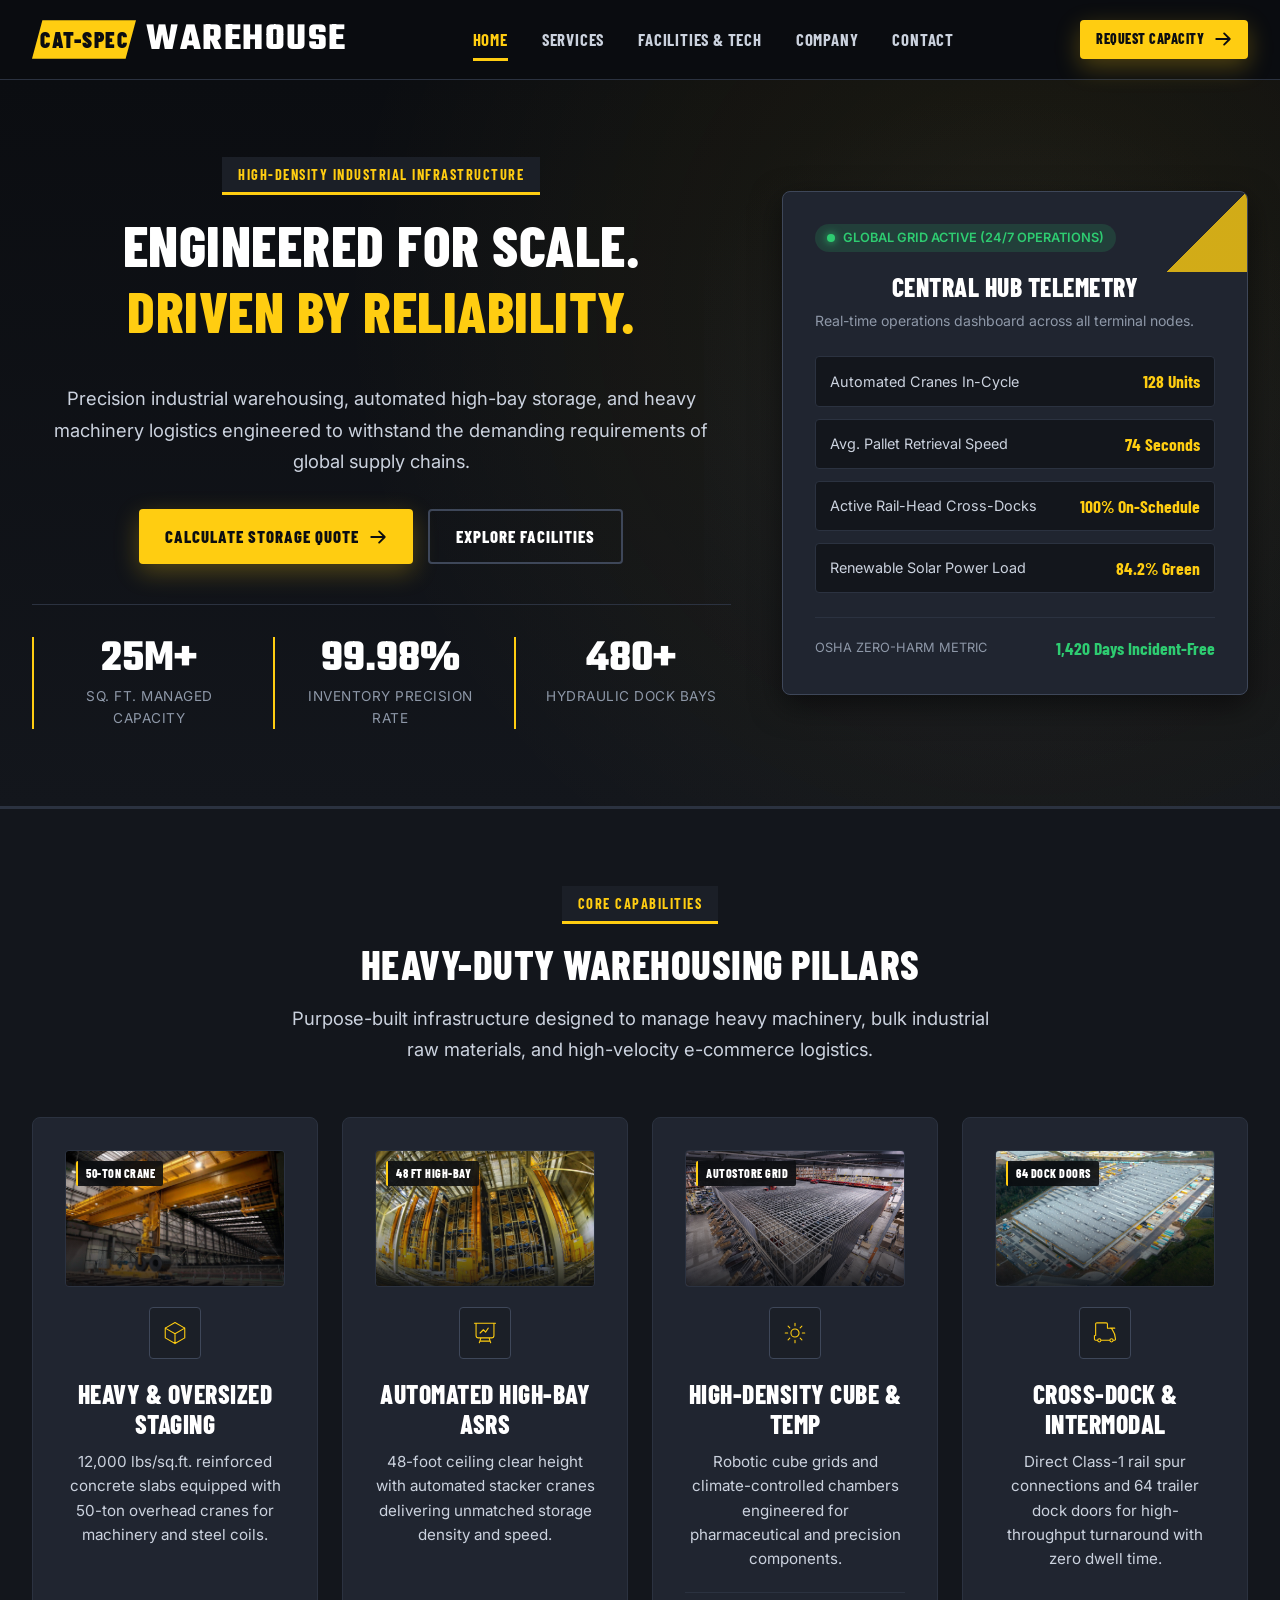
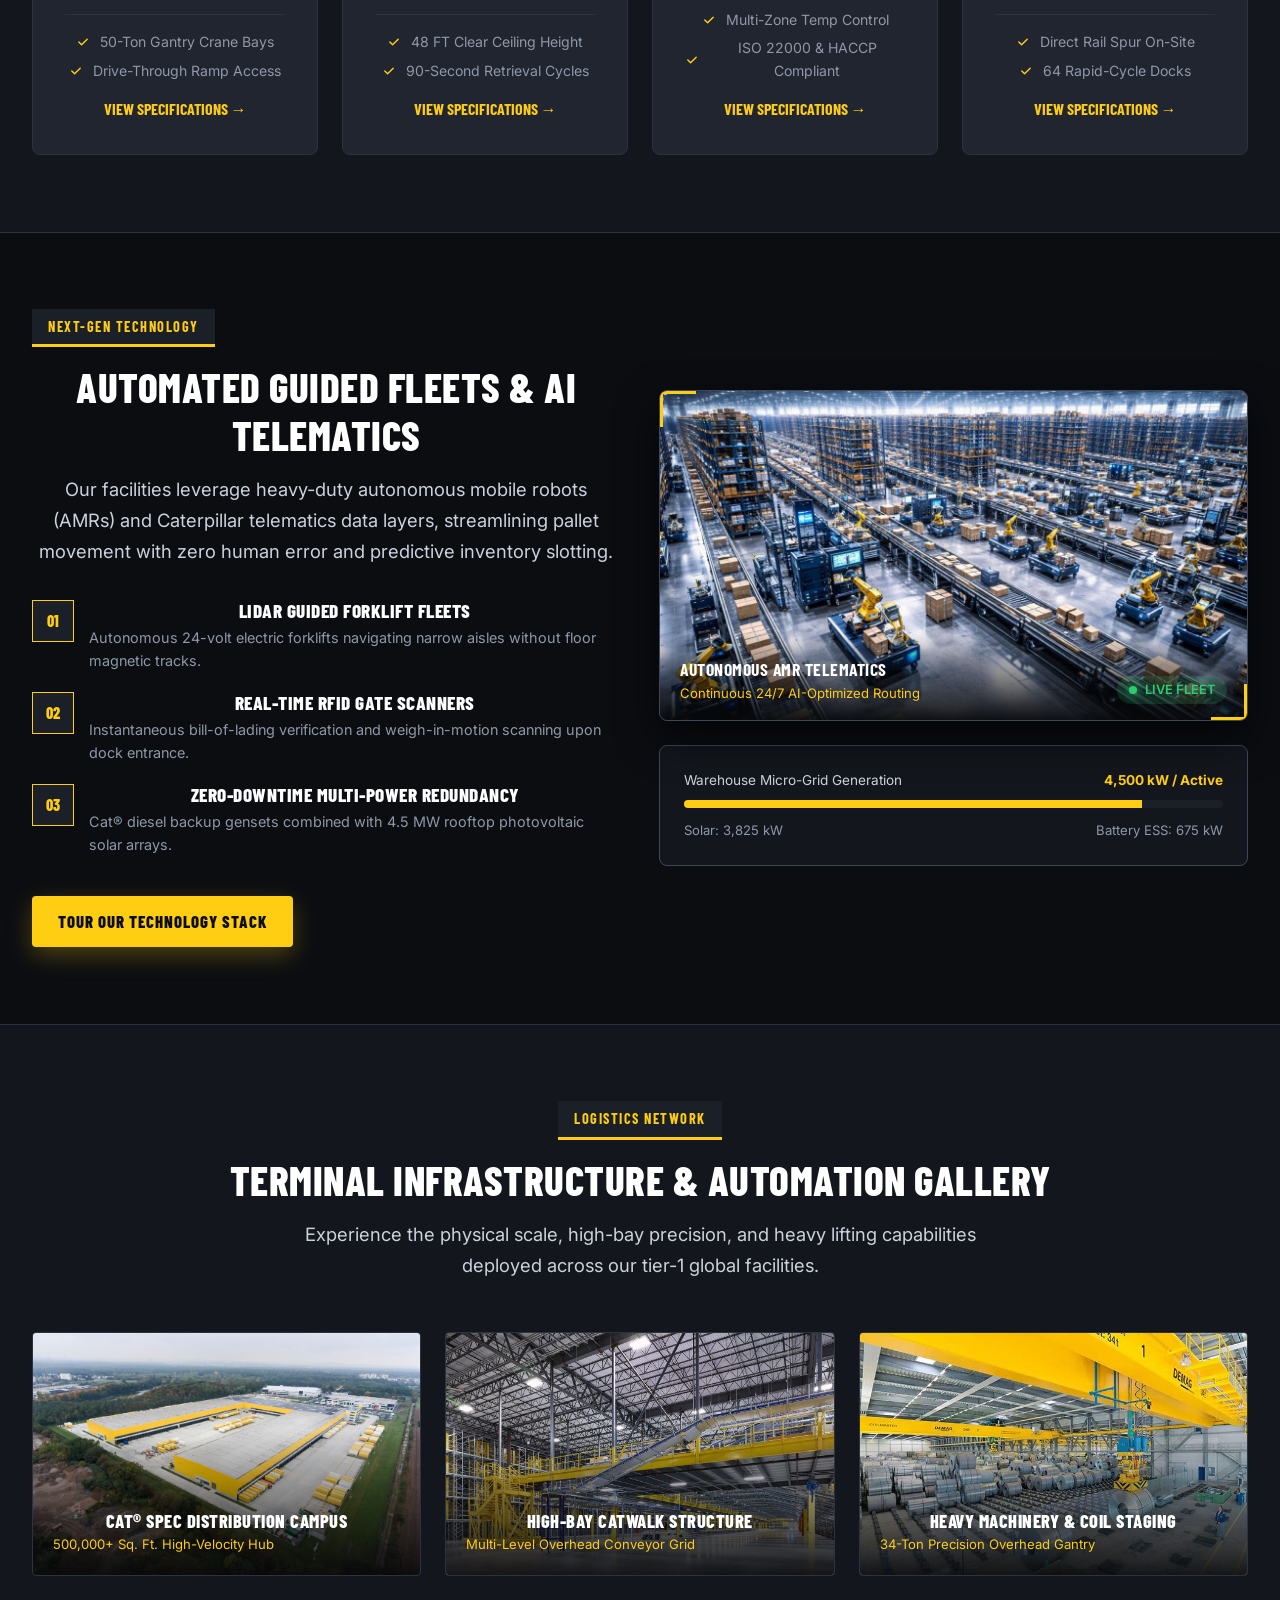
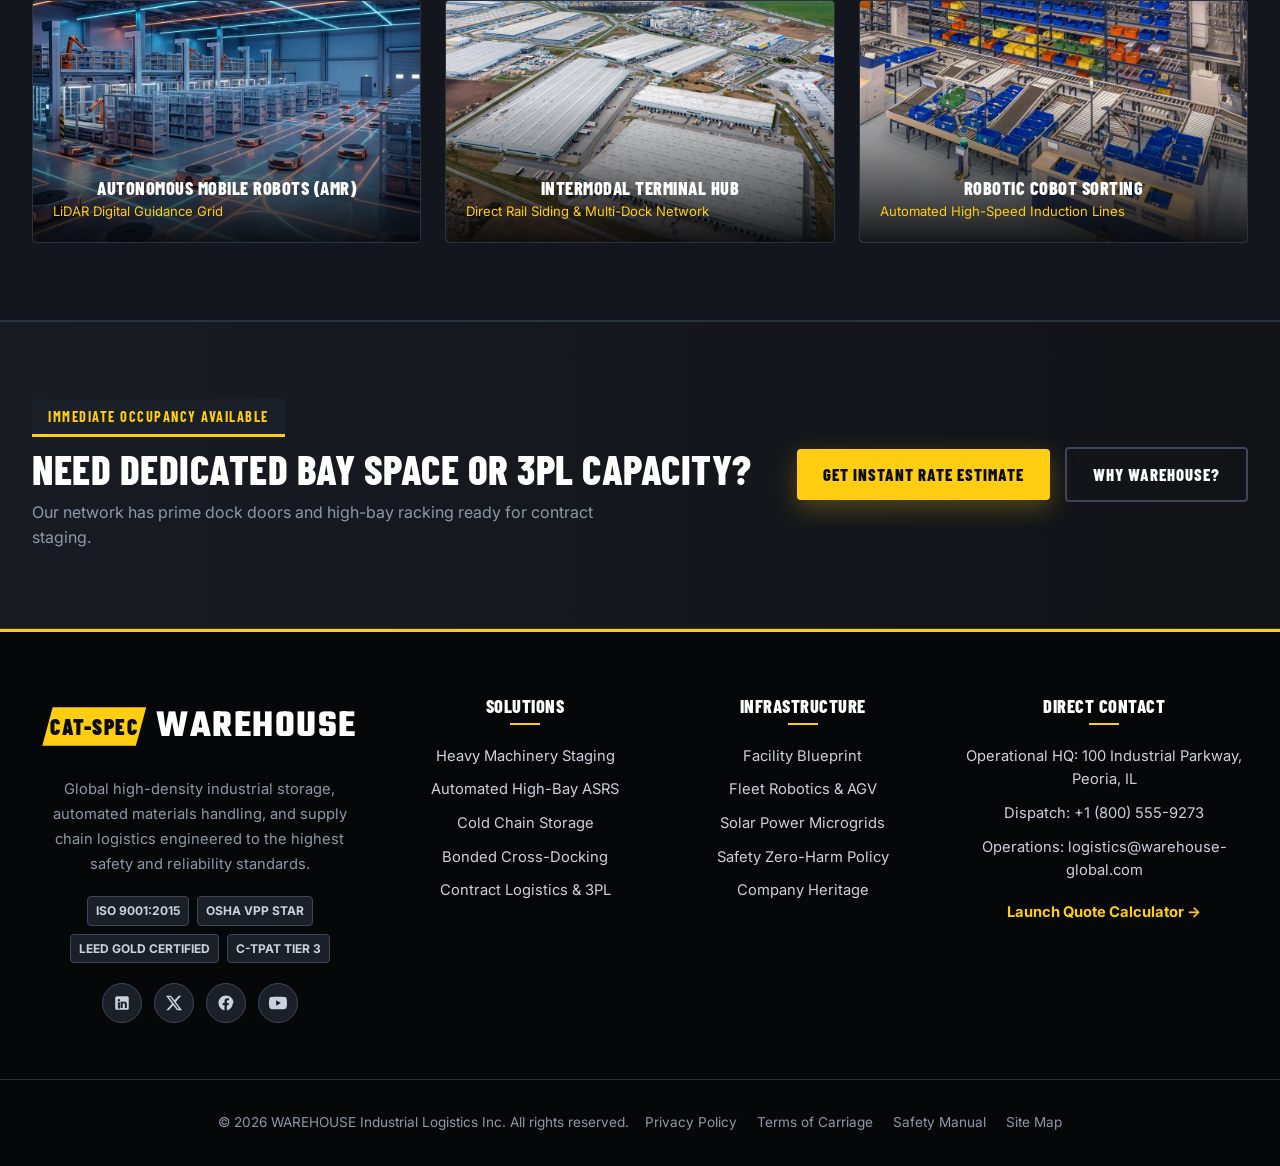
<file: index.html>
<!DOCTYPE html>
<html lang="en">
<head>
  <meta charset="UTF-8">
  <meta name="viewport" content="width=device-width, initial-scale=1.0">
  <title>WAREHOUSE | Industrial Storage, Automated Logistics & Heavy Distribution</title>
  <meta name="description" content="Tier-1 industrial warehousing, automated ASRS storage, heavy machinery staging, and multi-temp logistics engineered for global supply chains.">
  <link rel="icon" type="image/svg+xml" href="favicon.svg">
  <link rel="stylesheet" href="css/style.css">
</head>
<body>

  <!-- Top Utility Bar -->
  <div class="top-bar">
    <div class="container top-bar-inner">
      <div class="top-bar-left">
        <div class="top-bar-item">
          <svg viewBox="0 0 24 24" fill="none" stroke="currentColor"><path stroke-linecap="round" stroke-linejoin="round" d="M12 21a9.004 9.004 0 008.716-6.747M12 21a9.004 9.004 0 01-8.716-6.747M12 21c2.485 0 4.5-4.03 4.5-9S14.485 3 12 3m0 18c-2.485 0-4.5-4.03-4.5-9S9.515 3 12 3m0 0a8.997 8.997 0 017.843 4.582M12 3a8.997 8.997 0 00-7.843 4.582m15.686 0A11.953 11.953 0 0112 10.5c-2.998 0-5.74-1.1-7.843-2.918m15.686 0A8.959 8.959 0 0121 12c0 .778-.099 1.533-.284 2.253m0 0A17.919 17.919 0 0112 16.5c-3.162 0-6.133-.815-8.716-2.247m0 0A9.015 9.015 0 013 12c0-1.605.42-3.113 1.157-4.418"/></svg>
          <span>Global Hubs: North America • Europe • Asia Pacific</span>
        </div>
        <div class="top-bar-item">
          <svg viewBox="0 0 24 24" fill="none" stroke="currentColor"><path stroke-linecap="round" stroke-linejoin="round" d="M9 12.75L11.25 15 15 9.75M21 12c0 1.268-.63 2.39-1.593 3.068a3.745 3.745 0 01-1.043 3.296 3.745 3.745 0 01-3.296 1.043A3.745 3.745 0 0112 21c-1.268 0-2.39-.63-3.068-1.593a3.746 3.746 0 01-3.296-1.043 3.745 3.745 0 01-1.043-3.296A3.745 3.745 0 013 12c0-1.268.63-2.39 1.593-3.068a3.745 3.745 0 011.043-3.296 3.746 3.746 0 013.296-1.043A3.746 3.746 0 0112 3c1.268 0 2.39.63 3.068 1.593a3.746 3.746 0 013.296 1.043 3.746 3.746 0 011.043 3.296A3.745 3.745 0 0121 12z"/></svg>
          <span>ISO 9001 &amp; OSHA VPP Certified</span>
        </div>
      </div>
      <div class="top-bar-right">
        <div class="top-bar-item">
          <svg viewBox="0 0 24 24" fill="none" stroke="currentColor"><path stroke-linecap="round" stroke-linejoin="round" d="M2.25 6.75c0 8.284 6.716 15 15 15h2.25a2.25 2.25 0 002.25-2.25v-1.372c0-.516-.351-.966-.852-1.091l-4.423-1.106c-.44-.11-.902.055-1.173.417l-.97 1.293c-.282.376-.769.542-1.21.38a12.035 12.035 0 01-7.143-7.143c-.162-.441.004-.928.38-1.21l1.293-.97c.363-.271.527-.734.417-1.173L6.963 3.102a1.125 1.125 0 00-1.091-.852H4.5A2.25 2.25 0 002.25 4.5v2.25z"/></svg>
          <span>Direct Dispatch: +1 (800) 555-WARE</span>
        </div>
      </div>
    </div>
  </div>

  <!-- Main Navigation Header -->
  <header class="site-header">
    <div class="container nav-container">
      <a href="index.html" class="brand-logo">
        <span class="logo-badge">CAT-SPEC</span>
        WAREHOUSE
      </a>

      <nav class="nav-menu">
        <a href="index.html" class="nav-link active">Home</a>
        <a href="services.html" class="nav-link">Services</a>
        <a href="facilities.html" class="nav-link">Facilities &amp; Tech</a>
        <a href="about.html" class="nav-link">Company</a>
        <a href="contact.html" class="nav-link">Contact</a>
      </nav>

      <div class="nav-actions">
        <a href="contact.html" class="btn btn-primary btn-sm">
          <span>Request Capacity</span>
          <svg class="btn-icon" viewBox="0 0 24 24" fill="none" stroke="currentColor"><path stroke-linecap="round" stroke-linejoin="round" d="M13.5 4.5L21 12m0 0l-7.5 7.5M21 12H3"/></svg>
        </a>
        <button class="nav-toggle" aria-label="Toggle Navigation Menu">
          <svg width="28" height="28" viewBox="0 0 24 24" fill="none" stroke="currentColor" stroke-width="2"><path stroke-linecap="round" stroke-linejoin="round" d="M3.75 6.75h16.5M3.75 12h16.5m-16.5 5.25h16.5"/></svg>
        </button>
      </div>
    </div>
  </header>

  <!-- Hero Section -->
  <section class="hero section-hazard">
    <div class="container hero-grid">
      <div class="hero-content">
        <div class="section-tag">High-Density Industrial Infrastructure</div>
        <h1>
          Engineered for Scale.
          <span>Driven by Reliability.</span>
        </h1>
        <p class="lead-text">
          Precision industrial warehousing, automated high-bay storage, and heavy machinery logistics engineered to withstand the demanding requirements of global supply chains.
        </p>

        <div style="display: flex; gap: 15px; margin-top: 2rem; flex-wrap: wrap; justify-content: center; width: 100%;">
          <a href="contact.html" class="btn btn-primary">
            <span>Calculate Storage Quote</span>
            <svg class="btn-icon" viewBox="0 0 24 24" fill="none" stroke="currentColor"><path stroke-linecap="round" stroke-linejoin="round" d="M13.5 4.5L21 12m0 0l-7.5 7.5M21 12H3"/></svg>
          </a>
          <a href="facilities.html" class="btn btn-outline">
            <span>Explore Facilities</span>
          </a>
        </div>

        <div class="hero-stats-row">
          <div class="hero-stat-box">
            <div class="hero-stat-number counter-val" data-target="25" data-suffix="M+">0M+</div>
            <div class="hero-stat-label">Sq. Ft. Managed Capacity</div>
          </div>
          <div class="hero-stat-box">
            <div class="hero-stat-number counter-val" data-target="99.98" data-decimals="2" data-suffix="%">0%</div>
            <div class="hero-stat-label">Inventory Precision Rate</div>
          </div>
          <div class="hero-stat-box">
            <div class="hero-stat-number counter-val" data-target="480" data-suffix="+">0+</div>
            <div class="hero-stat-label">Hydraulic Dock Bays</div>
          </div>
        </div>
      </div>

      <div class="hero-visual">
        <div class="hero-card-display">
          <div class="status-badge">
            <span class="status-dot"></span>
            Global Grid Active (24/7 Operations)
          </div>
          <h3 style="margin-bottom: 0.5rem;">Central Hub Telemetry</h3>
          <p style="font-size: 0.88rem; color: var(--text-muted);">Real-time operations dashboard across all terminal nodes.</p>

          <div class="terminal-metric-list">
            <div class="terminal-item">
              <span>Automated Cranes In-Cycle</span>
              <span class="terminal-item-val">128 Units</span>
            </div>
            <div class="terminal-item">
              <span>Avg. Pallet Retrieval Speed</span>
              <span class="terminal-item-val">74 Seconds</span>
            </div>
            <div class="terminal-item">
              <span>Active Rail-Head Cross-Docks</span>
              <span class="terminal-item-val">100% On-Schedule</span>
            </div>
            <div class="terminal-item">
              <span>Renewable Solar Power Load</span>
              <span class="terminal-item-val">84.2% Green</span>
            </div>
          </div>

          <div style="margin-top: 1.5rem; padding-top: 1rem; border-top: 1px solid var(--border-subtle); display: flex; justify-content: space-between; align-items: center;">
            <span style="font-size: 0.8rem; text-transform: uppercase; color: var(--text-muted);">OSHA Zero-Harm Metric</span>
            <span style="font-family: var(--font-heading); font-size: 1.1rem; color: #2ecc71; font-weight: 700;">1,420 Days Incident-Free</span>
          </div>
        </div>
      </div>
    </div>
  </section>

  <!-- Core Logistics Pillars -->
  <section class="section section-slate">
    <div class="container">
      <div class="section-title-wrap">
        <div class="section-tag">Core Capabilities</div>
        <h2>Heavy-Duty Warehousing Pillars</h2>
        <p class="lead-text">Purpose-built infrastructure designed to manage heavy machinery, bulk industrial raw materials, and high-velocity e-commerce logistics.</p>
      </div>

      <div class="grid-4">
        <!-- Pillar 1 -->
        <div class="industrial-card">
          <div>
            <div class="card-img-wrap">
              <img src="image/service-heavy-machinery.jpg" alt="Heavy Machinery Staging 50 Ton Gantry">
              <span class="card-img-tag">50-Ton Crane</span>
            </div>
            <div class="card-icon-wrap">
              <svg viewBox="0 0 24 24" fill="none" stroke="currentColor"><path stroke-linecap="round" stroke-linejoin="round" d="M21 7.5l-9-5.25L3 7.5m18 0l-9 5.25m9-5.25v9l-9 5.25M3 7.5l9 5.25M3 7.5v9l9 5.25m0-9v9"/></svg>
            </div>
            <h3>Heavy &amp; Oversized Staging</h3>
            <p>12,000 lbs/sq.ft. reinforced concrete slabs equipped with 50-ton overhead cranes for machinery and steel coils.</p>
            <ul class="spec-list">
              <li><svg viewBox="0 0 20 20" fill="currentColor"><path fill-rule="evenodd" d="M16.707 5.293a1 1 0 010 1.414l-8 8a1 1 0 01-1.414 0l-4-4a1 1 0 011.414-1.414L8 12.586l7.293-7.293a1 1 0 011.414 0z" clip-rule="evenodd"/></svg> 50-Ton Gantry Crane Bays</li>
              <li><svg viewBox="0 0 20 20" fill="currentColor"><path fill-rule="evenodd" d="M16.707 5.293a1 1 0 010 1.414l-8 8a1 1 0 01-1.414 0l-4-4a1 1 0 011.414-1.414L8 12.586l7.293-7.293a1 1 0 011.414 0z" clip-rule="evenodd"/></svg> Drive-Through Ramp Access</li>
            </ul>
          </div>
          <a href="services.html" class="card-link">View Specifications →</a>
        </div>

        <!-- Pillar 2 -->
        <div class="industrial-card">
          <div>
            <div class="card-img-wrap">
              <img src="image/service-asrs-fisheye.jpg" alt="Automated High Bay ASRS System">
              <span class="card-img-tag">48 FT High-Bay</span>
            </div>
            <div class="card-icon-wrap">
              <svg viewBox="0 0 24 24" fill="none" stroke="currentColor"><path stroke-linecap="round" stroke-linejoin="round" d="M3.75 3v11.25A2.25 2.25 0 006 16.5h2.25M3.75 3h-1.5m1.5 0h16.5m0 0h1.5m-1.5 0v11.25A2.25 2.25 0 0118 16.5h-2.25m-7.5 0h7.5m-7.5 0l-1 3m8.5-3l1 3m0 0l.5 1.5m-.5-1.5h-9.5m0 0l-.5 1.5m.75-9l3-3 2.143 2.143L15 7.5"/></svg>
            </div>
            <h3>Automated High-Bay ASRS</h3>
            <p>48-foot ceiling clear height with automated stacker cranes delivering unmatched storage density and speed.</p>
            <ul class="spec-list">
              <li><svg viewBox="0 0 20 20" fill="currentColor"><path fill-rule="evenodd" d="M16.707 5.293a1 1 0 010 1.414l-8 8a1 1 0 01-1.414 0l-4-4a1 1 0 011.414-1.414L8 12.586l7.293-7.293a1 1 0 011.414 0z" clip-rule="evenodd"/></svg> 48 FT Clear Ceiling Height</li>
              <li><svg viewBox="0 0 20 20" fill="currentColor"><path fill-rule="evenodd" d="M16.707 5.293a1 1 0 010 1.414l-8 8a1 1 0 01-1.414 0l-4-4a1 1 0 011.414-1.414L8 12.586l7.293-7.293a1 1 0 011.414 0z" clip-rule="evenodd"/></svg> 90-Second Retrieval Cycles</li>
            </ul>
          </div>
          <a href="services.html" class="card-link">View Specifications →</a>
        </div>

        <!-- Pillar 3 -->
        <div class="industrial-card">
          <div>
            <div class="card-img-wrap">
              <img src="image/service-autostore-grid.jpg" alt="High Density Automated Cube Storage">
              <span class="card-img-tag">AutoStore Grid</span>
            </div>
            <div class="card-icon-wrap">
              <svg viewBox="0 0 24 24" fill="none" stroke="currentColor"><path stroke-linecap="round" stroke-linejoin="round" d="M12 3v2.25m6.364.386l-1.591 1.591M21 12h-2.25m-.386 6.364l-1.591-1.591M12 18.75V21m-4.773-4.227l-1.591 1.591M5.25 12H3m4.227-4.773L5.636 5.636M15.75 12a3.75 3.75 0 11-7.5 0 3.75 3.75 0 017.5 0z"/></svg>
            </div>
            <h3>High-Density Cube &amp; Temp</h3>
            <p>Robotic cube grids and climate-controlled chambers engineered for pharmaceutical and precision components.</p>
            <ul class="spec-list">
              <li><svg viewBox="0 0 20 20" fill="currentColor"><path fill-rule="evenodd" d="M16.707 5.293a1 1 0 010 1.414l-8 8a1 1 0 01-1.414 0l-4-4a1 1 0 011.414-1.414L8 12.586l7.293-7.293a1 1 0 011.414 0z" clip-rule="evenodd"/></svg> Multi-Zone Temp Control</li>
              <li><svg viewBox="0 0 20 20" fill="currentColor"><path fill-rule="evenodd" d="M16.707 5.293a1 1 0 010 1.414l-8 8a1 1 0 01-1.414 0l-4-4a1 1 0 011.414-1.414L8 12.586l7.293-7.293a1 1 0 011.414 0z" clip-rule="evenodd"/></svg> ISO 22000 &amp; HACCP Compliant</li>
            </ul>
          </div>
          <a href="services.html" class="card-link">View Specifications →</a>
        </div>

        <!-- Pillar 4 -->
        <div class="industrial-card">
          <div>
            <div class="card-img-wrap">
              <img src="image/facility-terminal-aerial.jpg" alt="Cross Dock and Intermodal Terminal">
              <span class="card-img-tag">64 Dock Doors</span>
            </div>
            <div class="card-icon-wrap">
              <svg viewBox="0 0 24 24" fill="none" stroke="currentColor"><path stroke-linecap="round" stroke-linejoin="round" d="M8.25 18.75a1.5 1.5 0 01-3 0m3 0a1.5 1.5 0 00-3 0m3 0h6m-9 0H3.375a1.125 1.125 0 01-1.125-1.125V14.25m17.25 4.5a1.5 1.5 0 01-3 0m3 0a1.5 1.5 0 00-3 0m3 0h1.125c.621 0 1.129-.504 1.09-1.124a17.902 17.902 0 00-3.213-9.193 2.056 2.056 0 00-1.58-.86H14.25M16.5 18.75h-2.25m0-11.25V3.75A1.125 1.125 0 0013.125 2.625H4.5A1.125 1.125 0 003.375 3.75v10.5M16.5 7.5H21"/></svg>
            </div>
            <h3>Cross-Dock &amp; Intermodal</h3>
            <p>Direct Class-1 rail spur connections and 64 trailer dock doors for high-throughput turnaround with zero dwell time.</p>
            <ul class="spec-list">
              <li><svg viewBox="0 0 20 20" fill="currentColor"><path fill-rule="evenodd" d="M16.707 5.293a1 1 0 010 1.414l-8 8a1 1 0 01-1.414 0l-4-4a1 1 0 011.414-1.414L8 12.586l7.293-7.293a1 1 0 011.414 0z" clip-rule="evenodd"/></svg> Direct Rail Spur On-Site</li>
              <li><svg viewBox="0 0 20 20" fill="currentColor"><path fill-rule="evenodd" d="M16.707 5.293a1 1 0 010 1.414l-8 8a1 1 0 01-1.414 0l-4-4a1 1 0 011.414-1.414L8 12.586l7.293-7.293a1 1 0 011.414 0z" clip-rule="evenodd"/></svg> 64 Rapid-Cycle Docks</li>
            </ul>
          </div>
          <a href="services.html" class="card-link">View Specifications →</a>
        </div>
      </div>
    </div>
  </section>

  <!-- Innovation & Fleet Automation Showcase -->
  <section class="section section-dark tech-showcase-section">
    <div class="container">
      <div class="grid-2 tech-showcase-grid" style="align-items: center;">
        <div class="tech-showcase-content">
          <div class="section-tag">Next-Gen Technology</div>
          <h2>Automated Guided Fleets &amp; AI Telematics</h2>
          <p class="lead-text">
            Our facilities leverage heavy-duty autonomous mobile robots (AMRs) and Caterpillar telematics data layers, streamlining pallet movement with zero human error and predictive inventory slotting.
          </p>

          <div style="display: flex; flex-direction: column; gap: 1.25rem; margin-top: 2rem;">
            <div style="display: flex; gap: 15px;">
              <div style="background: var(--bg-tertiary); border: 1px solid var(--cat-yellow); color: var(--cat-yellow); width: 42px; height: 42px; display: flex; align-items: center; justify-content: center; font-weight: 800; font-family: var(--font-heading); flex-shrink: 0;">01</div>
              <div>
                <h4 style="color: var(--text-primary); margin-bottom: 4px;">LiDAR Guided Forklift Fleets</h4>
                <p style="font-size: 0.9rem; color: var(--text-muted);">Autonomous 24-volt electric forklifts navigating narrow aisles without floor magnetic tracks.</p>
              </div>
            </div>

            <div style="display: flex; gap: 15px;">
              <div style="background: var(--bg-tertiary); border: 1px solid var(--cat-yellow); color: var(--cat-yellow); width: 42px; height: 42px; display: flex; align-items: center; justify-content: center; font-weight: 800; font-family: var(--font-heading); flex-shrink: 0;">02</div>
              <div>
                <h4 style="color: var(--text-primary); margin-bottom: 4px;">Real-Time RFID Gate Scanners</h4>
                <p style="font-size: 0.9rem; color: var(--text-muted);">Instantaneous bill-of-lading verification and weigh-in-motion scanning upon dock entrance.</p>
              </div>
            </div>

            <div style="display: flex; gap: 15px;">
              <div style="background: var(--bg-tertiary); border: 1px solid var(--cat-yellow); color: var(--cat-yellow); width: 42px; height: 42px; display: flex; align-items: center; justify-content: center; font-weight: 800; font-family: var(--font-heading); flex-shrink: 0;">03</div>
              <div>
                <h4 style="color: var(--text-primary); margin-bottom: 4px;">Zero-Downtime Multi-Power Redundancy</h4>
                <p style="font-size: 0.9rem; color: var(--text-muted);">Cat® diesel backup gensets combined with 4.5 MW rooftop photovoltaic solar arrays.</p>
              </div>
            </div>
          </div>

          <div class="tech-showcase-btn-wrap" style="margin-top: 2.5rem;">
            <a href="facilities.html" class="btn btn-primary">Tour Our Technology Stack</a>
          </div>
        </div>

        <div>
          <div class="feature-media-frame" style="margin-bottom: 1.5rem;">
            <img src="image/tech-fleet-ai.jpg" alt="Autonomous AMR Fleets and Robotic Sorters">
            <div class="media-caption-bar">
              <div>
                <div class="media-caption-title">Autonomous AMR Telematics</div>
                <div class="media-caption-sub">Continuous 24/7 AI-Optimized Routing</div>
              </div>
              <span class="status-badge" style="margin-bottom: 0;"><span class="status-dot"></span> LIVE FLEET</span>
            </div>
          </div>

          <div style="background: var(--bg-secondary); border: 1px solid var(--border-strong); border-radius: var(--radius-md); padding: 1.5rem;">
            <div style="display: flex; justify-content: space-between; margin-bottom: 0.5rem; font-size: 0.85rem;">
              <span>Warehouse Micro-Grid Generation</span>
              <span style="color: var(--cat-yellow); font-weight: 700;">4,500 kW / Active</span>
            </div>
            <div style="width: 100%; height: 8px; background: var(--bg-tertiary); border-radius: 4px; overflow: hidden;">
              <div style="width: 85%; height: 100%; background: var(--cat-yellow);"></div>
            </div>
            <div style="display: flex; justify-content: space-between; margin-top: 0.75rem; font-size: 0.82rem; color: var(--text-muted);">
              <span>Solar: 3,825 kW</span>
              <span>Battery ESS: 675 kW</span>
            </div>
          </div>
        </div>
      </div>
    </div>
  </section>

  <!-- Global Infrastructure & Terminal Visual Showcase -->
  <section class="section section-slate">
    <div class="container">
      <div class="section-title-wrap">
        <div class="section-tag">Logistics Network</div>
        <h2>Terminal Infrastructure &amp; Automation Gallery</h2>
        <p class="lead-text">Experience the physical scale, high-bay precision, and heavy lifting capabilities deployed across our tier-1 global facilities.</p>
      </div>

      <div class="gallery-grid">
        <div class="gallery-item">
          <img src="image/hero-warehouse.jpg" alt="Cat Spec Logistics Hub Campus">
          <div class="gallery-item-overlay">
            <h4>Cat® Spec Distribution Campus</h4>
            <p>500,000+ Sq. Ft. High-Velocity Hub</p>
          </div>
        </div>

        <div class="gallery-item">
          <img src="image/interior-catwalks.jpg" alt="Reinforced High-Bay Mezzanine Interior">
          <div class="gallery-item-overlay">
            <h4>High-Bay Catwalk Structure</h4>
            <p>Multi-Level Overhead Conveyor Grid</p>
          </div>
        </div>

        <div class="gallery-item">
          <img src="image/service-crane-demag.jpg" alt="Demag 34 Ton Overhead Gantry Crane">
          <div class="gallery-item-overlay">
            <h4>Heavy Machinery &amp; Coil Staging</h4>
            <p>34-Ton Precision Overhead Gantry</p>
          </div>
        </div>

        <div class="gallery-item">
          <img src="image/tech-amr-guidance.jpg" alt="Robotic AMR Guidance Grid">
          <div class="gallery-item-overlay">
            <h4>Autonomous Mobile Robots (AMR)</h4>
            <p>LiDAR Digital Guidance Grid</p>
          </div>
        </div>

        <div class="gallery-item">
          <img src="image/facility-aerial.jpg" alt="Aerial View Logistics Terminal Network">
          <div class="gallery-item-overlay">
            <h4>Intermodal Terminal Hub</h4>
            <p>Direct Rail Siding &amp; Multi-Dock Network</p>
          </div>
        </div>

        <div class="gallery-item">
          <img src="image/tech-conveyor-robotics.jpg" alt="Automated Robotic Picking & Conveyor Loop">
          <div class="gallery-item-overlay">
            <h4>Robotic Cobot Sorting</h4>
            <p>Automated High-Speed Induction Lines</p>
          </div>
        </div>
      </div>
    </div>
  </section>

  <!-- CTA Banner -->
  <section class="section section-slate home-cta-section" style="background: linear-gradient(90deg, #181B22 0%, #111317 100%);">
    <div class="container home-cta-container">
      <div class="home-cta-content">
        <div class="section-tag" style="margin-bottom: 0.5rem;">Immediate Occupancy Available</div>
        <h2>Need Dedicated Bay Space or 3PL Capacity?</h2>
        <p class="home-cta-desc">Our network has prime dock doors and high-bay racking ready for contract staging.</p>
      </div>
      <div class="home-cta-actions">
        <a href="contact.html" class="btn btn-primary">Get Instant Rate Estimate</a>
        <a href="about.html" class="btn btn-outline">Why WAREHOUSE?</a>
      </div>
    </div>
  </section>

  <!-- Global Footer -->
  <footer class="site-footer">
    <div class="container footer-grid">
      <div class="footer-col">
        <div class="brand-logo" style="margin-bottom: 1.25rem;">
          <span class="logo-badge">CAT-SPEC</span>
          WAREHOUSE
        </div>
        <p style="font-size: 0.92rem; line-height: 1.7; color: var(--text-muted);">
          Global high-density industrial storage, automated materials handling, and supply chain logistics engineered to the highest safety and reliability standards.
        </p>
        <div class="footer-cert-badges">
          <span class="cert-badge">ISO 9001:2015</span>
          <span class="cert-badge">OSHA VPP Star</span>
          <span class="cert-badge">LEED Gold Certified</span>
          <span class="cert-badge">C-TPAT Tier 3</span>
        </div>
        <div class="social-links">
          <a href="https://linkedin.com" target="_blank" rel="noopener" aria-label="LinkedIn" class="social-icon-btn">
            <svg viewBox="0 0 24 24" fill="currentColor"><path d="M19 3a2 2 0 0 1 2 2v14a2 2 0 0 1-2 2H5a2 2 0 0 1-2-2V5a2 2 0 0 1 2-2h14m-.5 15.5v-5.3a3.26 3.26 0 0 0-3.26-3.26c-.85 0-1.84.52-2.28 1.3v-1.11h-2.79v8.37h2.79v-4.93c0-.77.62-1.4 1.39-1.4a1.4 1.4 0 0 1 1.4 1.4v4.93h2.75M6.46 10.9v8.37H9.25V10.9H6.46M7.86 6.74a1.6 1.6 0 1 0 0 3.2 1.6 1.6 0 0 0 0-3.2z"/></svg>
          </a>
          <a href="https://x.com" target="_blank" rel="noopener" aria-label="X / Twitter" class="social-icon-btn">
            <svg viewBox="0 0 24 24" fill="currentColor"><path d="M18.244 2.25h3.308l-7.227 8.26 8.502 11.24H16.17l-5.214-6.817L4.99 21.75H1.68l7.73-8.835L1.254 2.25H8.08l4.713 6.231zm-1.161 17.52h1.833L7.084 4.126H5.117z"/></svg>
          </a>
          <a href="https://facebook.com" target="_blank" rel="noopener" aria-label="Facebook" class="social-icon-btn">
            <svg viewBox="0 0 24 24" fill="currentColor"><path d="M22 12c0-5.52-4.48-10-10-10S2 6.48 2 12c0 4.84 3.44 8.87 8 9.8V15H7.5v-3H10V9.5C10 7.01 11.49 5.65 13.75 5.65c1.08 0 2.21.19 2.21.19v2.43h-1.25c-1.23 0-1.61.77-1.61 1.56V12h2.73l-.44 3h-2.29v6.8c4.56-.93 8-4.96 8-9.8z"/></svg>
          </a>
          <a href="https://youtube.com" target="_blank" rel="noopener" aria-label="YouTube" class="social-icon-btn">
            <svg viewBox="0 0 24 24" fill="currentColor"><path d="M23.498 6.186a3.016 3.016 0 0 0-2.122-2.136C19.505 3.545 12 3.545 12 3.545s-7.505 0-9.377.505A3.017 3.017 0 0 0 .502 6.186C0 8.07 0 12 0 12s0 3.93.502 5.814a3.016 3.016 0 0 0 2.122 2.136c1.871.505 9.376.505 9.376.505s7.505 0 9.377-.505a3.015 3.015 0 0 0 2.122-2.136C24 15.93 24 12 24 12s0-3.93-.502-5.814zM9.545 15.568V8.432L15.818 12l-6.273 3.568z"/></svg>
          </a>
        </div>
      </div>

      <div class="footer-col">
        <h4>Solutions</h4>
        <div class="footer-links">
          <a href="services.html">Heavy Machinery Staging</a>
          <a href="services.html">Automated High-Bay ASRS</a>
          <a href="services.html">Cold Chain Storage</a>
          <a href="services.html">Bonded Cross-Docking</a>
          <a href="services.html">Contract Logistics &amp; 3PL</a>
        </div>
      </div>

      <div class="footer-col">
        <h4>Infrastructure</h4>
        <div class="footer-links">
          <a href="facilities.html">Facility Blueprint</a>
          <a href="facilities.html">Fleet Robotics &amp; AGV</a>
          <a href="facilities.html">Solar Power Microgrids</a>
          <a href="about.html">Safety Zero-Harm Policy</a>
          <a href="about.html">Company Heritage</a>
        </div>
      </div>

      <div class="footer-col">
        <h4>Direct Contact</h4>
        <div class="footer-links">
          <span style="color: var(--text-secondary); font-size: 0.92rem;">Operational HQ: 100 Industrial Parkway, Peoria, IL</span>
          <span style="color: var(--text-secondary); font-size: 0.92rem;">Dispatch: +1 (800) 555-9273</span>
          <span style="color: var(--text-secondary); font-size: 0.92rem;">Operations: logistics@warehouse-global.com</span>
          <a href="contact.html" class="footer-link-calc">Launch Quote Calculator →</a>
        </div>
      </div>
    </div>

    <div class="container footer-bottom">
      <div>&copy; 2026 WAREHOUSE Industrial Logistics Inc. All rights reserved.</div>
      <div style="display: flex; gap: 20px; flex-wrap: wrap;">
        <a href="about.html">Privacy Policy</a>
        <a href="about.html">Terms of Carriage</a>
        <a href="about.html">Safety Manual</a>
        <a href="contact.html">Site Map</a>
      </div>
    </div>
  </footer>

  <!-- Floating Scroll to Top Action Button (Visible across all sections) -->
  <button id="scrollToTopBtn" class="scroll-to-top-btn" aria-label="Scroll to top of page" title="Back to Top">
    <svg viewBox="0 0 24 24" fill="none" stroke="currentColor" stroke-width="2.5"><path stroke-linecap="round" stroke-linejoin="round" d="M4.5 15.75l7.5-7.5 7.5 7.5"/></svg>
  </button>

  <script src="js/main.js"></script>
</body>
</html>
</file>
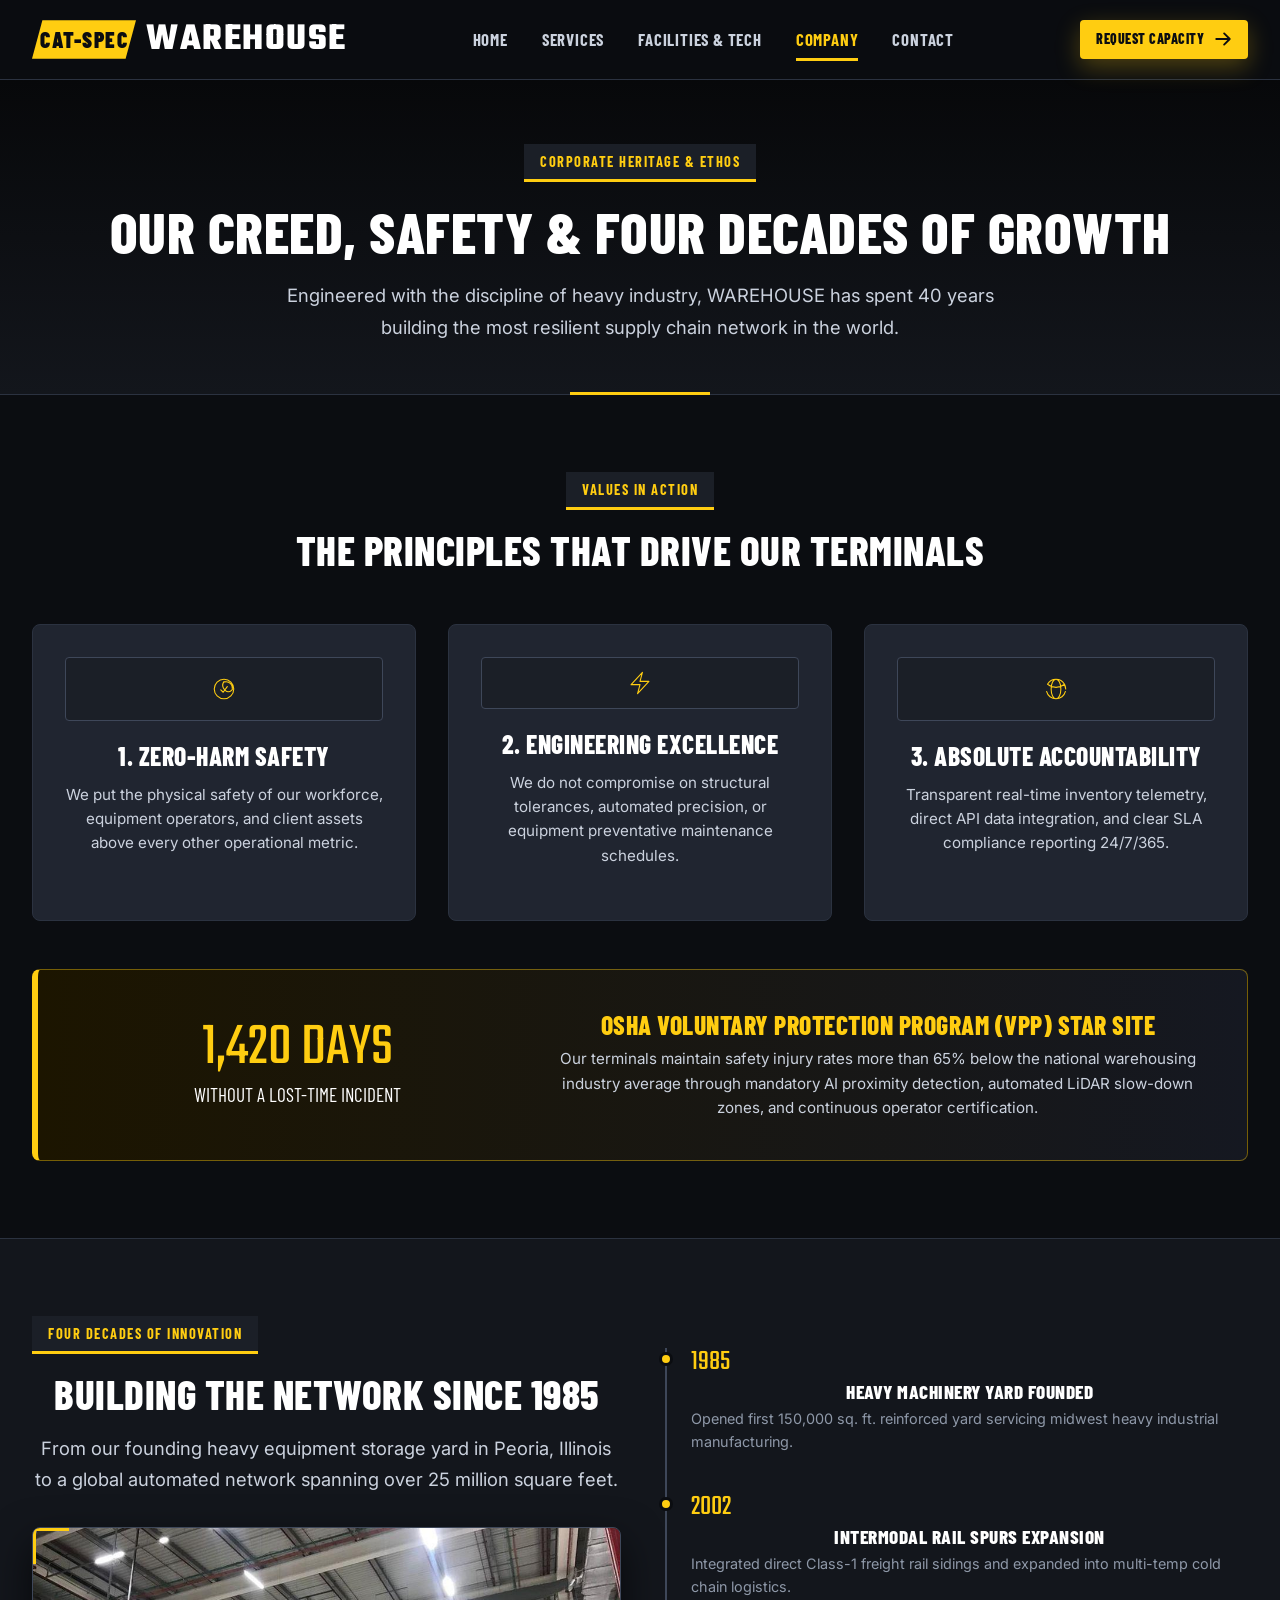
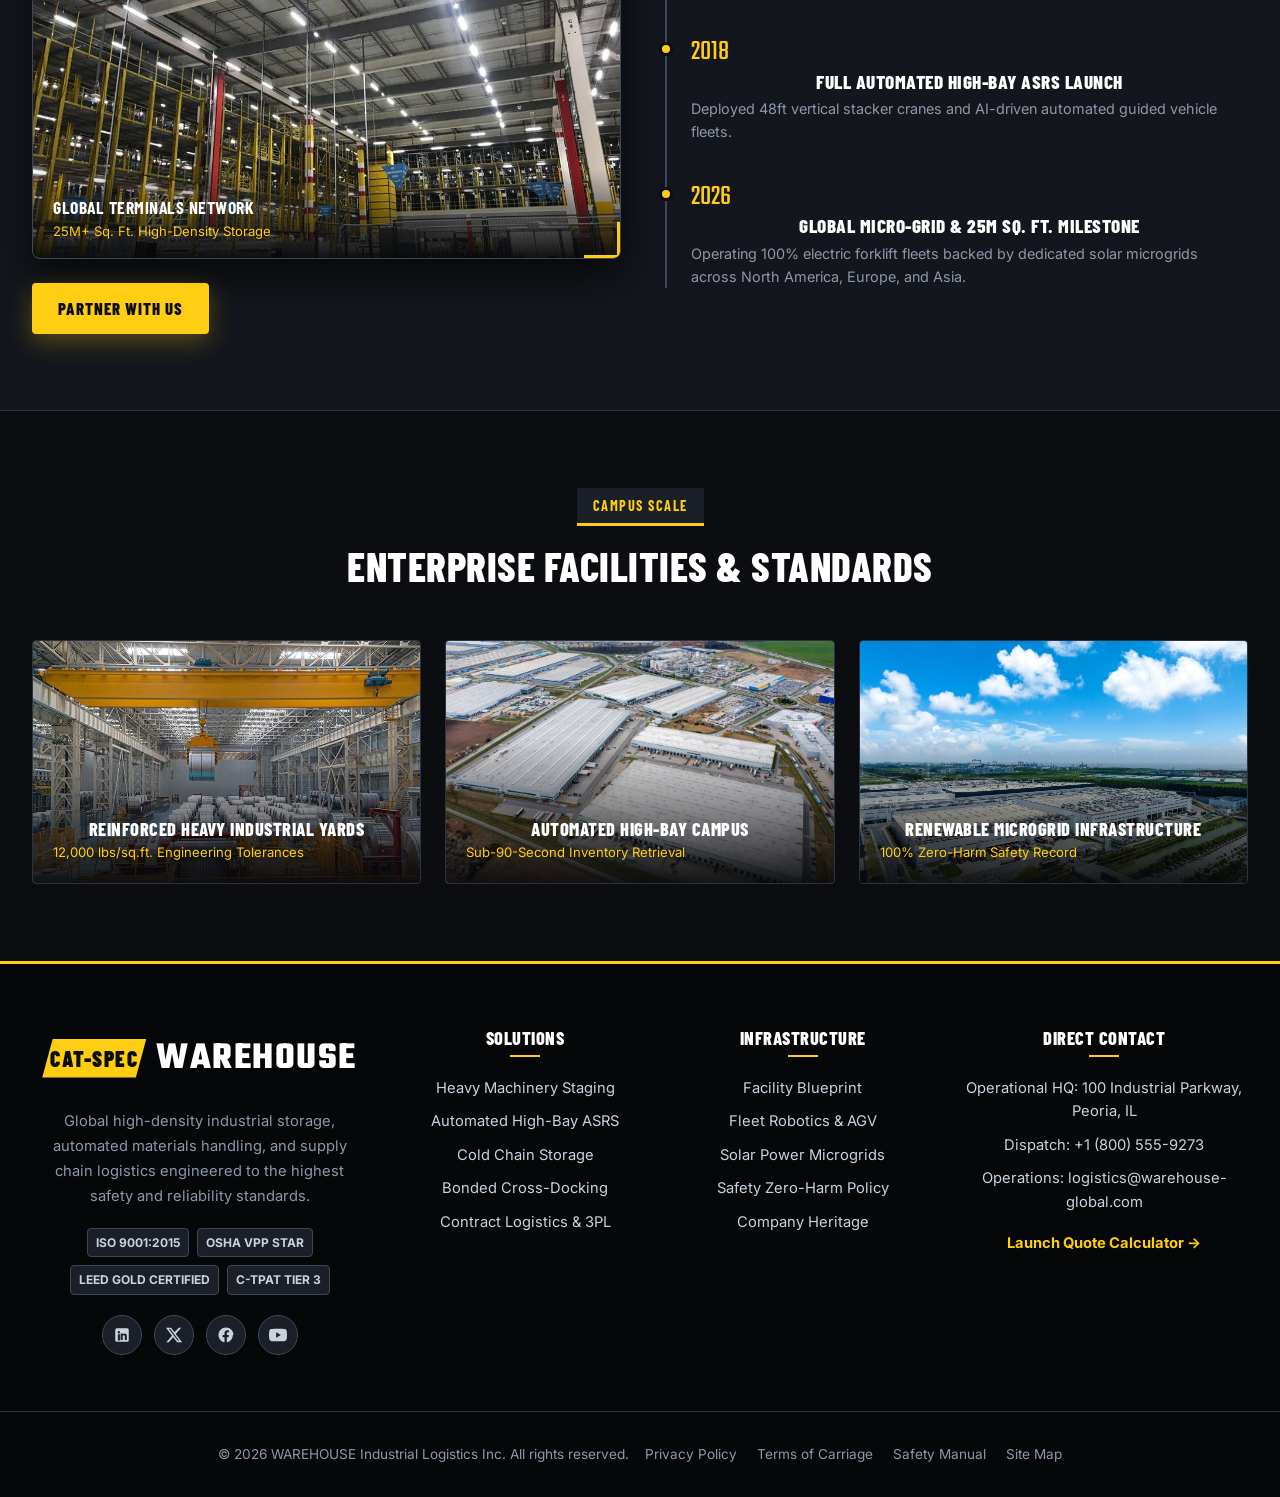
<file: about.html>
<!DOCTYPE html>
<html lang="en">
<head>
  <meta charset="UTF-8">
  <meta name="viewport" content="width=device-width, initial-scale=1.0">
  <title>About &amp; Company Heritage | WAREHOUSE</title>
  <meta name="description" content="Learn about WAREHOUSE heritage, safety-first philosophy, zero-harm standards, sustainability commitments, and leadership team.">
  <link rel="icon" type="image/svg+xml" href="favicon.svg">
  <link rel="stylesheet" href="css/style.css">
</head>
<body>

  <!-- Top Utility Bar -->
  <div class="top-bar">
    <div class="container top-bar-inner">
      <div class="top-bar-left">
        <div class="top-bar-item">
          <svg viewBox="0 0 24 24" fill="none" stroke="currentColor"><path stroke-linecap="round" stroke-linejoin="round" d="M12 21a9.004 9.004 0 008.716-6.747M12 21a9.004 9.004 0 01-8.716-6.747M12 21c2.485 0 4.5-4.03 4.5-9S14.485 3 12 3m0 18c-2.485 0-4.5-4.03-4.5-9S9.515 3 12 3m0 0a8.997 8.997 0 017.843 4.582M12 3a8.997 8.997 0 00-7.843 4.582m15.686 0A11.953 11.953 0 0112 10.5c-2.998 0-5.74-1.1-7.843-2.918m15.686 0A8.959 8.959 0 0121 12c0 .778-.099 1.533-.284 2.253m0 0A17.919 17.919 0 0112 16.5c-3.162 0-6.133-.815-8.716-2.247m0 0A9.015 9.015 0 013 12c0-1.605.42-3.113 1.157-4.418"/></svg>
          <span>Global Hubs: North America • Europe • Asia Pacific</span>
        </div>
        <div class="top-bar-item">
          <svg viewBox="0 0 24 24" fill="none" stroke="currentColor"><path stroke-linecap="round" stroke-linejoin="round" d="M9 12.75L11.25 15 15 9.75M21 12c0 1.268-.63 2.39-1.593 3.068a3.745 3.745 0 01-1.043 3.296 3.745 3.745 0 01-3.296 1.043A3.745 3.745 0 0112 21c-1.268 0-2.39-.63-3.068-1.593a3.746 3.746 0 01-3.296-1.043 3.745 3.745 0 01-1.043-3.296A3.745 3.745 0 013 12c0-1.268.63-2.39 1.593-3.068a3.745 3.745 0 011.043-3.296 3.746 3.746 0 013.296-1.043A3.746 3.746 0 0112 3c1.268 0 2.39.63 3.068 1.593a3.746 3.746 0 013.296 1.043 3.746 3.746 0 011.043 3.296A3.745 3.745 0 0121 12z"/></svg>
          <span>ISO 9001 &amp; OSHA VPP Certified</span>
        </div>
      </div>
      <div class="top-bar-right">
        <div class="top-bar-item">
          <svg viewBox="0 0 24 24" fill="none" stroke="currentColor"><path stroke-linecap="round" stroke-linejoin="round" d="M2.25 6.75c0 8.284 6.716 15 15 15h2.25a2.25 2.25 0 002.25-2.25v-1.372c0-.516-.351-.966-.852-1.091l-4.423-1.106c-.44-.11-.902.055-1.173.417l-.97 1.293c-.282.376-.769.542-1.21.38a12.035 12.035 0 01-7.143-7.143c-.162-.441.004-.928.38-1.21l1.293-.97c.363-.271.527-.734.417-1.173L6.963 3.102a1.125 1.125 0 00-1.091-.852H4.5A2.25 2.25 0 002.25 4.5v2.25z"/></svg>
          <span>Direct Dispatch: +1 (800) 555-WARE</span>
        </div>
      </div>
    </div>
  </div>

  <!-- Header -->
  <header class="site-header">
    <div class="container nav-container">
      <a href="index.html" class="brand-logo">
        <span class="logo-badge">CAT-SPEC</span>
        WAREHOUSE
      </a>

      <nav class="nav-menu">
        <a href="index.html" class="nav-link">Home</a>
        <a href="services.html" class="nav-link">Services</a>
        <a href="facilities.html" class="nav-link">Facilities &amp; Tech</a>
        <a href="about.html" class="nav-link active">Company</a>
        <a href="contact.html" class="nav-link">Contact</a>
      </nav>

      <div class="nav-actions">
        <a href="contact.html" class="btn btn-primary btn-sm">
          <span>Request Capacity</span>
          <svg class="btn-icon" viewBox="0 0 24 24" fill="none" stroke="currentColor"><path stroke-linecap="round" stroke-linejoin="round" d="M13.5 4.5L21 12m0 0l-7.5 7.5M21 12H3"/></svg>
        </a>
        <button class="nav-toggle" aria-label="Toggle Navigation Menu">
          <svg width="28" height="28" viewBox="0 0 24 24" fill="none" stroke="currentColor" stroke-width="2"><path stroke-linecap="round" stroke-linejoin="round" d="M3.75 6.75h16.5M3.75 12h16.5m-16.5 5.25h16.5"/></svg>
        </button>
      </div>
    </div>
  </header>

  <!-- Page Header -->
  <section class="page-header">
    <div class="container">
      <div class="section-tag">Corporate Heritage &amp; Ethos</div>
      <h1>Our Creed, Safety &amp; Four Decades of Growth</h1>
      <p class="lead-text">
        Engineered with the discipline of heavy industry, WAREHOUSE has spent 40 years building the most resilient supply chain network in the world.
      </p>
    </div>
  </section>

  <!-- Values Section -->
  <section class="section section-dark">
    <div class="container">
      <div class="section-title-wrap">
        <div class="section-tag">Values in Action</div>
        <h2>The Principles That Drive Our Terminals</h2>
      </div>

      <div class="grid-3">
        <div class="industrial-card">
          <div class="card-icon-wrap">
            <svg viewBox="0 0 24 24" fill="none" stroke="currentColor"><path stroke-linecap="round" stroke-linejoin="round" d="M9 12.75L11.25 15 15 9.75m-2.18-4.303a6.002 6.002 0 016.93 6.93l-1.071 1.071a3.75 3.75 0 01-5.304 0l-1.07-1.071a6.002 6.002 0 01-.555-6.93zM3 12a9 9 0 1118 0 9 9 0 01-18 0z"/></svg>
          </div>
          <h3>1. Zero-Harm Safety</h3>
          <p>We put the physical safety of our workforce, equipment operators, and client assets above every other operational metric.</p>
        </div>

        <div class="industrial-card">
          <div class="card-icon-wrap">
            <svg viewBox="0 0 24 24" fill="none" stroke="currentColor"><path stroke-linecap="round" stroke-linejoin="round" d="M3.75 13.5l10.5-11.25L12 10.5h8.25L9.75 21.75 12 13.5H3.75z"/></svg>
          </div>
          <h3>2. Engineering Excellence</h3>
          <p>We do not compromise on structural tolerances, automated precision, or equipment preventative maintenance schedules.</p>
        </div>

        <div class="industrial-card">
          <div class="card-icon-wrap">
            <svg viewBox="0 0 24 24" fill="none" stroke="currentColor"><path stroke-linecap="round" stroke-linejoin="round" d="M12 21a9.004 9.004 0 008.716-6.747M12 21a9.004 9.004 0 01-8.716-6.747M12 21c2.485 0 4.5-4.03 4.5-9S14.485 3 12 3m0 18c-2.485 0-4.5-4.03-4.5-9S9.515 3 12 3m0 0a8.997 8.997 0 017.843 4.582M12 3a8.997 8.997 0 00-7.843 4.582m15.686 0A11.953 11.953 0 0112 10.5c-2.998 0-5.74-1.1-7.843-2.918m15.686 0A8.959 8.959 0 0121 12z"/></svg>
          </div>
          <h3>3. Absolute Accountability</h3>
          <p>Transparent real-time inventory telemetry, direct API data integration, and clear SLA compliance reporting 24/7/365.</p>
        </div>
      </div>

      <!-- Safety Banner Callout -->
      <div class="safety-banner">
        <div>
          <div style="font-family: var(--font-display); font-size: 3.8rem; color: var(--cat-yellow); line-height: 1;">1,420 DAYS</div>
          <div style="font-family: var(--font-heading); font-size: 1.2rem; text-transform: uppercase; color: var(--text-primary);">Without a Lost-Time Incident</div>
        </div>
        <div>
          <h3 style="color: var(--cat-yellow); margin-bottom: 0.5rem;">OSHA Voluntary Protection Program (VPP) Star Site</h3>
          <p style="font-size: 0.95rem; color: var(--text-secondary);">
            Our terminals maintain safety injury rates more than 65% below the national warehousing industry average through mandatory AI proximity detection, automated LiDAR slow-down zones, and continuous operator certification.
          </p>
        </div>
      </div>
    </div>
  </section>

  <!-- Timeline Section -->
  <section class="section section-slate">
    <div class="container">
      <div class="grid-2" style="align-items: flex-start;">
        <div class="about-innovation-content">
          <div class="section-tag">Four Decades of Innovation</div>
          <h2>Building the Network Since 1985</h2>
          <p class="lead-text">
            From our founding heavy equipment storage yard in Peoria, Illinois to a global automated network spanning over 25 million square feet.
          </p>
          <div class="feature-media-frame" style="margin-top: 2rem;">
            <img src="image/warehouse-multilevel.jpg" alt="Cat Spec Modern Multi-Level Logistics Campus">
            <div class="media-caption-bar">
              <div>
                <div class="media-caption-title">Global Terminals Network</div>
                <div class="media-caption-sub">25M+ Sq. Ft. High-Density Storage</div>
              </div>
            </div>
          </div>
          <div class="about-innovation-btn-wrap" style="margin-top: 1.5rem;">
            <a href="contact.html" class="btn btn-primary">Partner With Us</a>
          </div>
        </div>

        <div class="timeline">
          <div class="timeline-item">
            <div class="timeline-dot"></div>
            <div class="timeline-year">1985</div>
            <h4 style="margin-top: 4px; color: var(--text-primary);">Heavy Machinery Yard Founded</h4>
            <p style="font-size: 0.9rem; color: var(--text-muted); margin-top: 4px;">Opened first 150,000 sq. ft. reinforced yard servicing midwest heavy industrial manufacturing.</p>
          </div>

          <div class="timeline-item">
            <div class="timeline-dot"></div>
            <div class="timeline-year">2002</div>
            <h4 style="margin-top: 4px; color: var(--text-primary);">Intermodal Rail Spurs Expansion</h4>
            <p style="font-size: 0.9rem; color: var(--text-muted); margin-top: 4px;">Integrated direct Class-1 freight rail sidings and expanded into multi-temp cold chain logistics.</p>
          </div>

          <div class="timeline-item">
            <div class="timeline-dot"></div>
            <div class="timeline-year">2018</div>
            <h4 style="margin-top: 4px; color: var(--text-primary);">Full Automated High-Bay ASRS Launch</h4>
            <p style="font-size: 0.9rem; color: var(--text-muted); margin-top: 4px;">Deployed 48ft vertical stacker cranes and AI-driven automated guided vehicle fleets.</p>
          </div>

          <div class="timeline-item" style="margin-bottom: 0;">
            <div class="timeline-dot"></div>
            <div class="timeline-year">2026</div>
            <h4 style="margin-top: 4px; color: var(--text-primary);">Global Micro-Grid &amp; 25M Sq. Ft. Milestone</h4>
            <p style="font-size: 0.9rem; color: var(--text-muted); margin-top: 4px;">Operating 100% electric forklift fleets backed by dedicated solar microgrids across North America, Europe, and Asia.</p>
          </div>
        </div>
      </div>
    </div>
  </section>

  <!-- Facilities & Heritage Showcase -->
  <section class="section section-dark">
    <div class="container">
      <div class="section-title-wrap">
        <div class="section-tag">Campus Scale</div>
        <h2>Enterprise Facilities &amp; Standards</h2>
      </div>

      <div class="gallery-grid">
        <div class="gallery-item">
          <img src="image/facility-coil-processing.jpg" alt="Heavy Staging Foundation">
          <div class="gallery-item-overlay">
            <h4>Reinforced Heavy Industrial Yards</h4>
            <p>12,000 lbs/sq.ft. Engineering Tolerances</p>
          </div>
        </div>

        <div class="gallery-item">
          <img src="image/facility-aerial.jpg" alt="Automated High-Bay Engineering Campus">
          <div class="gallery-item-overlay">
            <h4>Automated High-Bay Campus</h4>
            <p>Sub-90-Second Inventory Retrieval</p>
          </div>
        </div>

        <div class="gallery-item">
          <img src="image/facility-eco-hub.jpg" alt="Sustainable Distribution Hub">
          <div class="gallery-item-overlay">
            <h4>Renewable Microgrid Infrastructure</h4>
            <p>100% Zero-Harm Safety Record</p>
          </div>
        </div>
      </div>
    </div>
  </section>

  <!-- Global Footer -->
  <footer class="site-footer">
    <div class="container footer-grid">
      <div class="footer-col">
        <div class="brand-logo" style="margin-bottom: 1.25rem;">
          <span class="logo-badge">CAT-SPEC</span>
          WAREHOUSE
        </div>
        <p style="font-size: 0.92rem; line-height: 1.7; color: var(--text-muted);">
          Global high-density industrial storage, automated materials handling, and supply chain logistics engineered to the highest safety and reliability standards.
        </p>
        <div class="footer-cert-badges">
          <span class="cert-badge">ISO 9001:2015</span>
          <span class="cert-badge">OSHA VPP Star</span>
          <span class="cert-badge">LEED Gold Certified</span>
          <span class="cert-badge">C-TPAT Tier 3</span>
        </div>
        <div class="social-links">
          <a href="https://linkedin.com" target="_blank" rel="noopener" aria-label="LinkedIn" class="social-icon-btn">
            <svg viewBox="0 0 24 24" fill="currentColor"><path d="M19 3a2 2 0 0 1 2 2v14a2 2 0 0 1-2 2H5a2 2 0 0 1-2-2V5a2 2 0 0 1 2-2h14m-.5 15.5v-5.3a3.26 3.26 0 0 0-3.26-3.26c-.85 0-1.84.52-2.28 1.3v-1.11h-2.79v8.37h2.79v-4.93c0-.77.62-1.4 1.39-1.4a1.4 1.4 0 0 1 1.4 1.4v4.93h2.75M6.46 10.9v8.37H9.25V10.9H6.46M7.86 6.74a1.6 1.6 0 1 0 0 3.2 1.6 1.6 0 0 0 0-3.2z"/></svg>
          </a>
          <a href="https://x.com" target="_blank" rel="noopener" aria-label="X / Twitter" class="social-icon-btn">
            <svg viewBox="0 0 24 24" fill="currentColor"><path d="M18.244 2.25h3.308l-7.227 8.26 8.502 11.24H16.17l-5.214-6.817L4.99 21.75H1.68l7.73-8.835L1.254 2.25H8.08l4.713 6.231zm-1.161 17.52h1.833L7.084 4.126H5.117z"/></svg>
          </a>
          <a href="https://facebook.com" target="_blank" rel="noopener" aria-label="Facebook" class="social-icon-btn">
            <svg viewBox="0 0 24 24" fill="currentColor"><path d="M22 12c0-5.52-4.48-10-10-10S2 6.48 2 12c0 4.84 3.44 8.87 8 9.8V15H7.5v-3H10V9.5C10 7.01 11.49 5.65 13.75 5.65c1.08 0 2.21.19 2.21.19v2.43h-1.25c-1.23 0-1.61.77-1.61 1.56V12h2.73l-.44 3h-2.29v6.8c4.56-.93 8-4.96 8-9.8z"/></svg>
          </a>
          <a href="https://youtube.com" target="_blank" rel="noopener" aria-label="YouTube" class="social-icon-btn">
            <svg viewBox="0 0 24 24" fill="currentColor"><path d="M23.498 6.186a3.016 3.016 0 0 0-2.122-2.136C19.505 3.545 12 3.545 12 3.545s-7.505 0-9.377.505A3.017 3.017 0 0 0 .502 6.186C0 8.07 0 12 0 12s0 3.93.502 5.814a3.016 3.016 0 0 0 2.122 2.136c1.871.505 9.376.505 9.376.505s7.505 0 9.377-.505a3.015 3.015 0 0 0 2.122-2.136C24 15.93 24 12 24 12s0-3.93-.502-5.814zM9.545 15.568V8.432L15.818 12l-6.273 3.568z"/></svg>
          </a>
        </div>
      </div>

      <div class="footer-col">
        <h4>Solutions</h4>
        <div class="footer-links">
          <a href="services.html">Heavy Machinery Staging</a>
          <a href="services.html">Automated High-Bay ASRS</a>
          <a href="services.html">Cold Chain Storage</a>
          <a href="services.html">Bonded Cross-Docking</a>
          <a href="services.html">Contract Logistics &amp; 3PL</a>
        </div>
      </div>

      <div class="footer-col">
        <h4>Infrastructure</h4>
        <div class="footer-links">
          <a href="facilities.html">Facility Blueprint</a>
          <a href="facilities.html">Fleet Robotics &amp; AGV</a>
          <a href="facilities.html">Solar Power Microgrids</a>
          <a href="about.html">Safety Zero-Harm Policy</a>
          <a href="about.html">Company Heritage</a>
        </div>
      </div>

      <div class="footer-col">
        <h4>Direct Contact</h4>
        <div class="footer-links">
          <span style="color: var(--text-secondary); font-size: 0.92rem;">Operational HQ: 100 Industrial Parkway, Peoria, IL</span>
          <span style="color: var(--text-secondary); font-size: 0.92rem;">Dispatch: +1 (800) 555-9273</span>
          <span style="color: var(--text-secondary); font-size: 0.92rem;">Operations: logistics@warehouse-global.com</span>
          <a href="contact.html" class="footer-link-calc">Launch Quote Calculator →</a>
        </div>
      </div>
    </div>

    <div class="container footer-bottom">
      <div>&copy; 2026 WAREHOUSE Industrial Logistics Inc. All rights reserved.</div>
      <div style="display: flex; gap: 20px; flex-wrap: wrap;">
        <a href="about.html">Privacy Policy</a>
        <a href="about.html">Terms of Carriage</a>
        <a href="about.html">Safety Manual</a>
        <a href="contact.html">Site Map</a>
      </div>
    </div>
  </footer>

  <!-- Floating Scroll to Top Action Button (Visible across all sections) -->
  <button id="scrollToTopBtn" class="scroll-to-top-btn" aria-label="Scroll to top of page" title="Back to Top">
    <svg viewBox="0 0 24 24" fill="none" stroke="currentColor" stroke-width="2.5"><path stroke-linecap="round" stroke-linejoin="round" d="M4.5 15.75l7.5-7.5 7.5 7.5"/></svg>
  </button>

  <script src="js/main.js"></script>
</body>
</html>
</file>
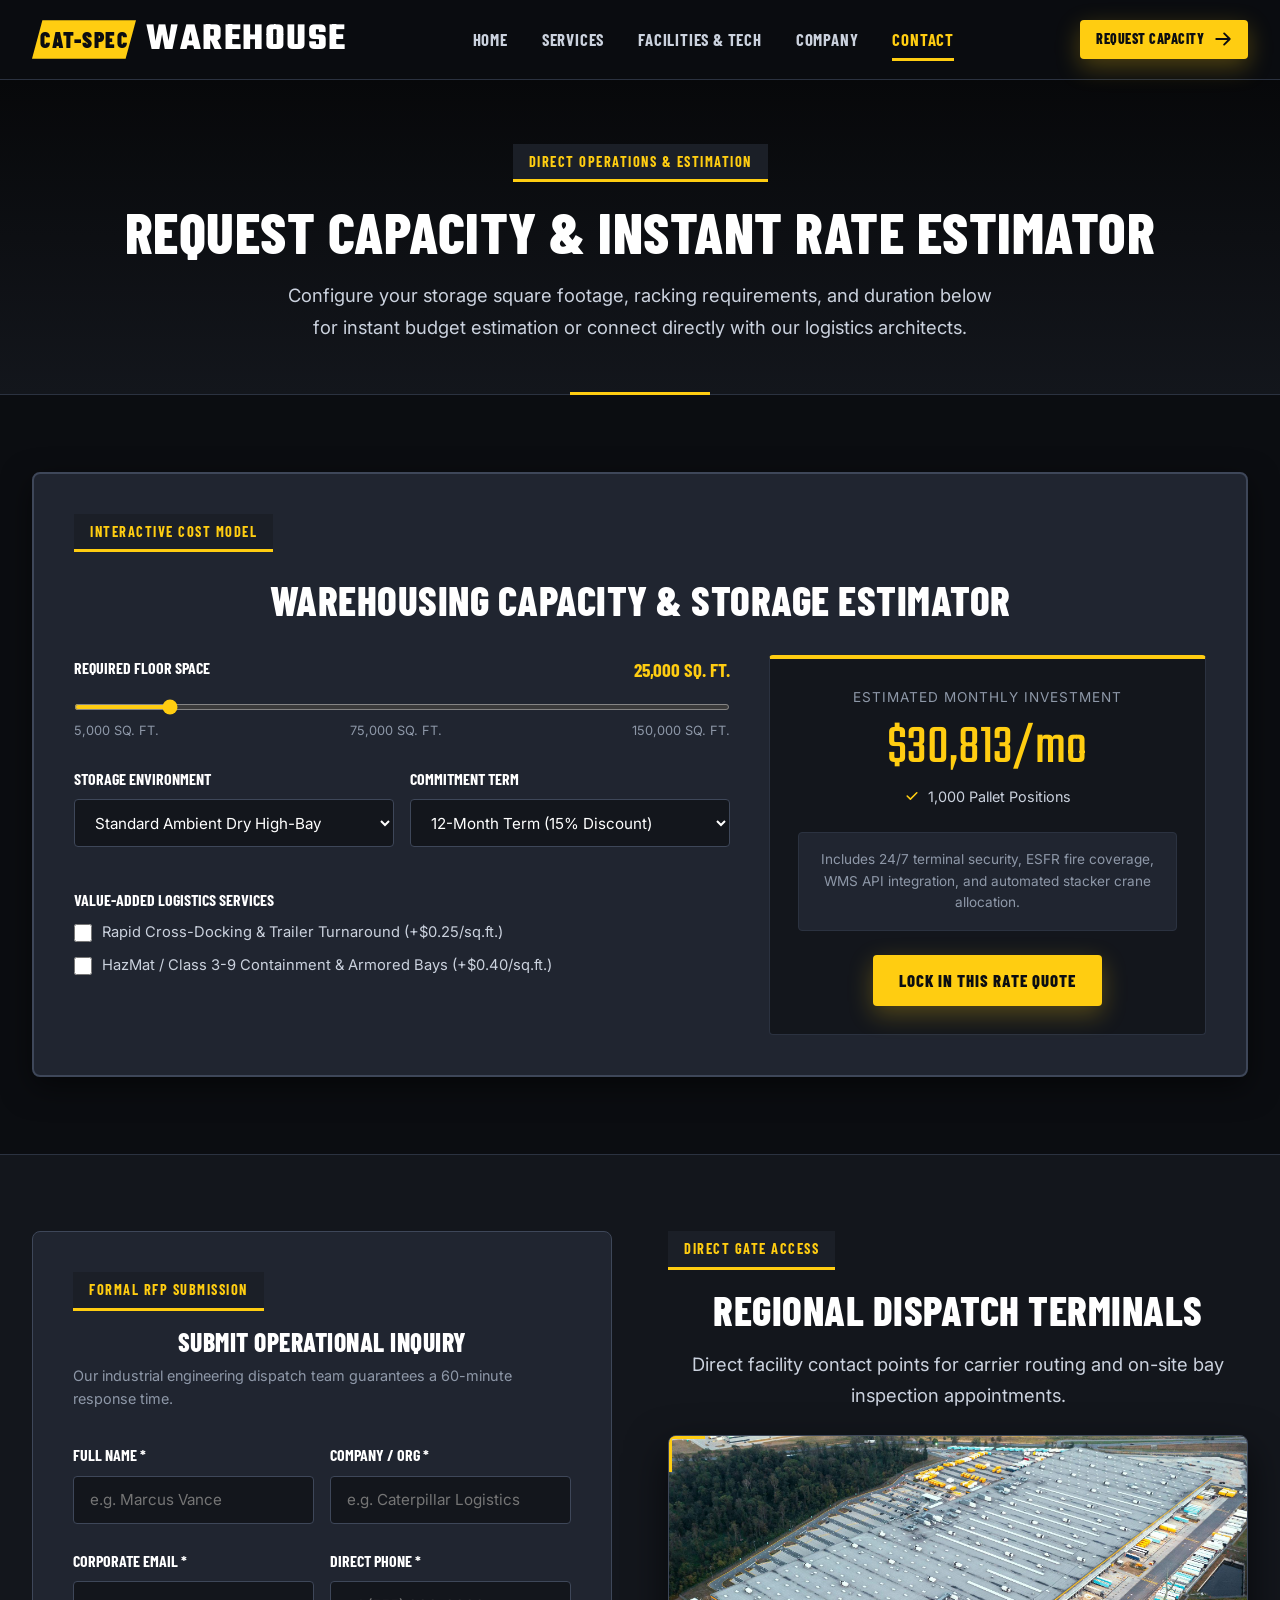
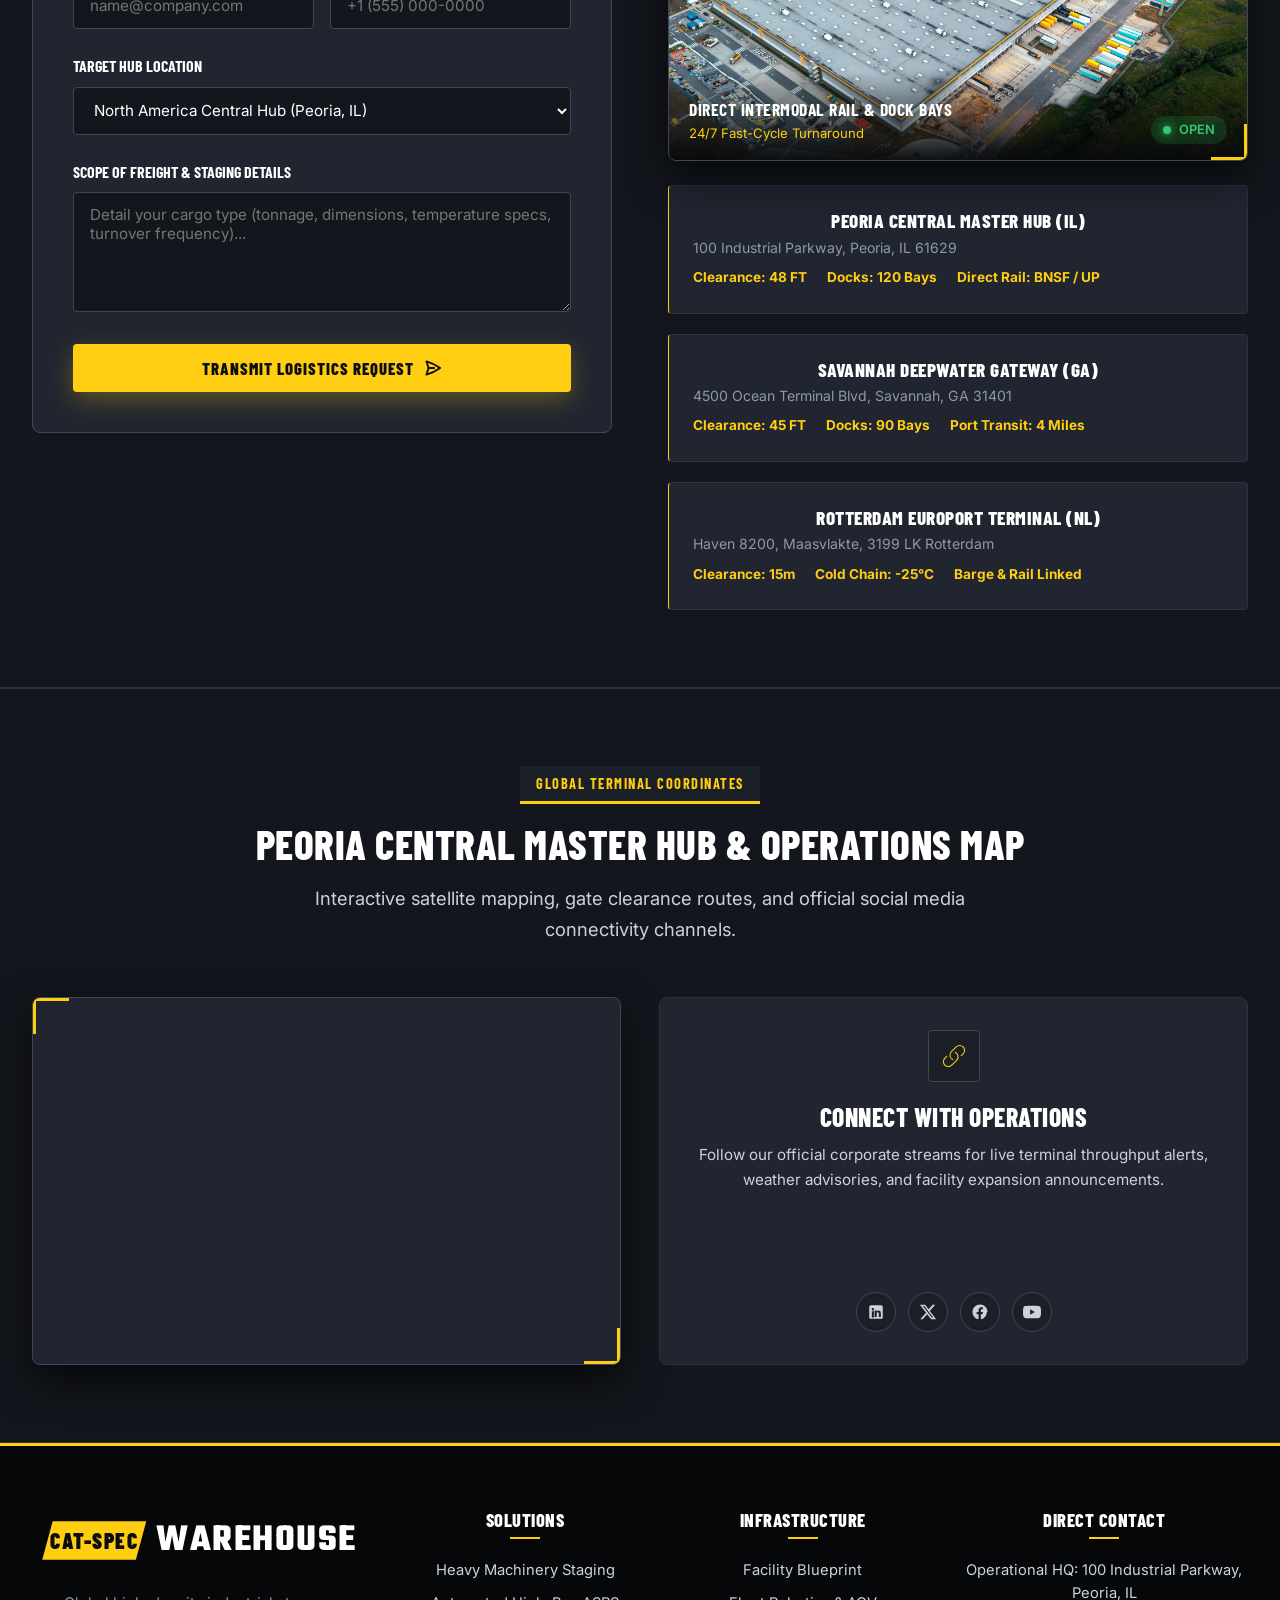
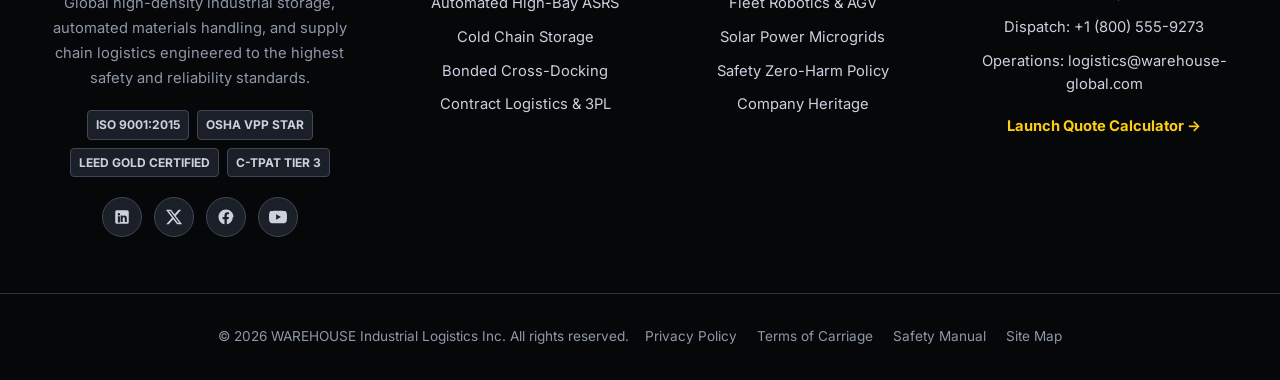
<file: contact.html>
<!DOCTYPE html>
<html lang="en">
<head>
  <meta charset="UTF-8">
  <meta name="viewport" content="width=device-width, initial-scale=1.0">
  <title>Contact &amp; Instant Storage Estimator | WAREHOUSE</title>
  <meta name="description" content="Calculate instant warehouse storage quotes, book on-site facility tours, and contact our 24/7 global operations dispatch team.">
  <link rel="icon" type="image/svg+xml" href="favicon.svg">
  <link rel="stylesheet" href="css/style.css">
</head>
<body>

  <!-- Top Utility Bar -->
  <div class="top-bar">
    <div class="container top-bar-inner">
      <div class="top-bar-left">
        <div class="top-bar-item">
          <svg viewBox="0 0 24 24" fill="none" stroke="currentColor"><path stroke-linecap="round" stroke-linejoin="round" d="M12 21a9.004 9.004 0 008.716-6.747M12 21a9.004 9.004 0 01-8.716-6.747M12 21c2.485 0 4.5-4.03 4.5-9S14.485 3 12 3m0 18c-2.485 0-4.5-4.03-4.5-9S9.515 3 12 3m0 0a8.997 8.997 0 017.843 4.582M12 3a8.997 8.997 0 00-7.843 4.582m15.686 0A11.953 11.953 0 0112 10.5c-2.998 0-5.74-1.1-7.843-2.918m15.686 0A8.959 8.959 0 0121 12c0 .778-.099 1.533-.284 2.253m0 0A17.919 17.919 0 0112 16.5c-3.162 0-6.133-.815-8.716-2.247m0 0A9.015 9.015 0 013 12c0-1.605.42-3.113 1.157-4.418"/></svg>
          <span>Global Hubs: North America • Europe • Asia Pacific</span>
        </div>
        <div class="top-bar-item">
          <svg viewBox="0 0 24 24" fill="none" stroke="currentColor"><path stroke-linecap="round" stroke-linejoin="round" d="M9 12.75L11.25 15 15 9.75M21 12c0 1.268-.63 2.39-1.593 3.068a3.745 3.745 0 01-1.043 3.296 3.745 3.745 0 01-3.296 1.043A3.745 3.745 0 0112 21c-1.268 0-2.39-.63-3.068-1.593a3.746 3.746 0 01-3.296-1.043 3.745 3.745 0 01-1.043-3.296A3.745 3.745 0 013 12c0-1.268.63-2.39 1.593-3.068a3.745 3.745 0 011.043-3.296 3.746 3.746 0 013.296-1.043A3.746 3.746 0 0112 3c1.268 0 2.39.63 3.068 1.593a3.746 3.746 0 013.296 1.043 3.746 3.746 0 011.043 3.296A3.745 3.745 0 0121 12z"/></svg>
          <span>ISO 9001 &amp; OSHA VPP Certified</span>
        </div>
      </div>
      <div class="top-bar-right">
        <div class="top-bar-item">
          <svg viewBox="0 0 24 24" fill="none" stroke="currentColor"><path stroke-linecap="round" stroke-linejoin="round" d="M2.25 6.75c0 8.284 6.716 15 15 15h2.25a2.25 2.25 0 002.25-2.25v-1.372c0-.516-.351-.966-.852-1.091l-4.423-1.106c-.44-.11-.902.055-1.173.417l-.97 1.293c-.282.376-.769.542-1.21.38a12.035 12.035 0 01-7.143-7.143c-.162-.441.004-.928.38-1.21l1.293-.97c.363-.271.527-.734.417-1.173L6.963 3.102a1.125 1.125 0 00-1.091-.852H4.5A2.25 2.25 0 002.25 4.5v2.25z"/></svg>
          <span>Direct Dispatch: +1 (800) 555-WARE</span>
        </div>
      </div>
    </div>
  </div>

  <!-- Header -->
  <header class="site-header">
    <div class="container nav-container">
      <a href="index.html" class="brand-logo">
        <span class="logo-badge">CAT-SPEC</span>
        WAREHOUSE
      </a>

      <nav class="nav-menu">
        <a href="index.html" class="nav-link">Home</a>
        <a href="services.html" class="nav-link">Services</a>
        <a href="facilities.html" class="nav-link">Facilities &amp; Tech</a>
        <a href="about.html" class="nav-link">Company</a>
        <a href="contact.html" class="nav-link active">Contact</a>
      </nav>

      <div class="nav-actions">
        <a href="contact.html" class="btn btn-primary btn-sm">
          <span>Request Capacity</span>
          <svg class="btn-icon" viewBox="0 0 24 24" fill="none" stroke="currentColor"><path stroke-linecap="round" stroke-linejoin="round" d="M13.5 4.5L21 12m0 0l-7.5 7.5M21 12H3"/></svg>
        </a>
        <button class="nav-toggle" aria-label="Toggle Navigation Menu">
          <svg width="28" height="28" viewBox="0 0 24 24" fill="none" stroke="currentColor" stroke-width="2"><path stroke-linecap="round" stroke-linejoin="round" d="M3.75 6.75h16.5M3.75 12h16.5m-16.5 5.25h16.5"/></svg>
        </button>
      </div>
    </div>
  </header>

  <!-- Page Header -->
  <section class="page-header">
    <div class="container">
      <div class="section-tag">Direct Operations &amp; Estimation</div>
      <h1>Request Capacity &amp; Instant Rate Estimator</h1>
      <p class="lead-text">
        Configure your storage square footage, racking requirements, and duration below for instant budget estimation or connect directly with our logistics architects.
      </p>
    </div>
  </section>

  <!-- Interactive Quote Calculator Section -->
  <section class="section section-dark">
    <div class="container">
      <div class="calc-container">
        <div class="section-tag" style="margin-bottom: 1.5rem;">Interactive Cost Model</div>
        <h2 style="margin-bottom: 2rem;">Warehousing Capacity &amp; Storage Estimator</h2>

        <div class="calc-grid">
          <!-- Left: Form Controls -->
          <div>
            <div class="form-group">
              <div class="slider-val-disp">
                <span class="form-label" style="margin-bottom: 0;">Required Floor Space</span>
                <span id="disp-sqft">25,000 SQ. FT.</span>
              </div>
              <input type="range" id="calc-sqft" min="5000" max="150000" step="5000" value="25000">
              <div style="display: flex; justify-content: space-between; font-size: 0.8rem; color: var(--text-muted); margin-top: 4px;">
                <span>5,000 SQ. FT.</span>
                <span>75,000 SQ. FT.</span>
                <span>150,000 SQ. FT.</span>
              </div>
            </div>

            <div class="form-row dropdown-row">
              <div class="form-group">
                <label class="form-label" for="calc-temp">Storage Environment</label>
                <select id="calc-temp" class="form-select">
                  <option value="1.0">Standard Ambient Dry High-Bay</option>
                  <option value="1.35">Cold Chain Chill (+2°C to +8°C)</option>
                  <option value="1.75">Sub-Zero Deep Freeze (-25°C)</option>
                  <option value="1.20">Heavy Machinery Staging Yard</option>
                </select>
              </div>

              <div class="form-group">
                <label class="form-label" for="calc-duration">Commitment Term</label>
                <select id="calc-duration" class="form-select">
                  <option value="1">Month-to-Month (Flexible)</option>
                  <option value="6">6-Month Term (8% Discount)</option>
                  <option value="12" selected>12-Month Term (15% Discount)</option>
                  <option value="24">24-Month Master Lease (22% Discount)</option>
                </select>
              </div>
            </div>

            <div class="form-group" style="margin-top: 1rem;">
              <label class="form-label">Value-Added Logistics Services</label>
              <div style="display: flex; flex-direction: column; gap: 10px; margin-top: 8px;">
                <label style="display: flex; align-items: center; gap: 10px; font-size: 0.92rem; color: var(--text-secondary); cursor: pointer;">
                  <input type="checkbox" id="calc-crossdock" style="width: 18px; height: 18px; accent-color: var(--cat-yellow);">
                  <span>Rapid Cross-Docking &amp; Trailer Turnaround (+$0.25/sq.ft.)</span>
                </label>
                <label style="display: flex; align-items: center; gap: 10px; font-size: 0.92rem; color: var(--text-secondary); cursor: pointer;">
                  <input type="checkbox" id="calc-hazmat" style="width: 18px; height: 18px; accent-color: var(--cat-yellow);">
                  <span>HazMat / Class 3-9 Containment &amp; Armored Bays (+$0.40/sq.ft.)</span>
                </label>
              </div>
            </div>
          </div>

          <!-- Right: Real-Time Summary Receipt -->
          <div class="calc-receipt">
            <div>
              <div style="font-size: 0.85rem; text-transform: uppercase; color: var(--text-muted); letter-spacing: 1px;">Estimated Monthly Investment</div>
              <div class="calc-price-big" id="disp-total-price">$30,813/mo</div>
              
              <div style="display: flex; align-items: center; gap: 8px; font-size: 0.9rem; color: var(--text-secondary); margin-bottom: 1.5rem;">
                <svg width="16" height="16" viewBox="0 0 20 20" fill="currentColor" style="color: var(--cat-yellow);"><path fill-rule="evenodd" d="M16.707 5.293a1 1 0 010 1.414l-8 8a1 1 0 01-1.414 0l-4-4a1 1 0 011.414-1.414L8 12.586l7.293-7.293a1 1 0 011.414 0z" clip-rule="evenodd"/></svg>
                <span id="disp-pallets">1,000 Pallet Positions</span>
              </div>

              <div style="background: var(--bg-card); padding: 1rem; border-radius: var(--radius-sm); border: 1px solid var(--border-subtle); font-size: 0.85rem; color: var(--text-muted); line-height: 1.6;">
                Includes 24/7 terminal security, ESFR fire coverage, WMS API integration, and automated stacker crane allocation.
              </div>
            </div>

            <div style="margin-top: 1.5rem;">
              <a href="#inquiry-section" class="btn btn-primary" style="width: 100%;">Lock in This Rate Quote</a>
            </div>
          </div>
        </div>
      </div>
    </div>
  </section>

  <!-- Contact Form & Global Hub Directory -->
  <section class="section section-slate" id="inquiry-section">
    <div class="container">
      <div class="grid-2" style="align-items: flex-start; gap: 3.5rem;">
        
        <!-- Left: RFQ Form -->
        <div style="background: var(--bg-card); border: 1px solid var(--border-strong); border-radius: var(--radius-md); padding: 2.5rem;">
          <div class="section-tag">Formal RFP Submission</div>
          <h3 style="margin-bottom: 0.5rem;">Submit Operational Inquiry</h3>
          <p style="font-size: 0.9rem; color: var(--text-muted); margin-bottom: 2rem;">Our industrial engineering dispatch team guarantees a 60-minute response time.</p>

          <form id="contact-form">
            <div class="form-row">
              <div class="form-group">
                <label class="form-label" for="client-name">Full Name *</label>
                <input type="text" id="client-name" class="form-input" placeholder="e.g. Marcus Vance" required>
              </div>
              <div class="form-group">
                <label class="form-label" for="client-company">Company / Org *</label>
                <input type="text" id="client-company" class="form-input" placeholder="e.g. Caterpillar Logistics" required>
              </div>
            </div>

            <div class="form-row">
              <div class="form-group">
                <label class="form-label" for="client-email">Corporate Email *</label>
                <input type="email" id="client-email" class="form-input" placeholder="name@company.com" required>
              </div>
              <div class="form-group">
                <label class="form-label" for="client-phone">Direct Phone *</label>
                <input type="tel" id="client-phone" class="form-input" placeholder="+1 (555) 000-0000" required>
              </div>
            </div>

            <div class="form-group">
              <label class="form-label" for="client-target-hub">Target Hub Location</label>
              <select id="client-target-hub" class="form-select">
                <option>North America Central Hub (Peoria, IL)</option>
                <option>East Coast Intermodal Deepwater (Savannah, GA)</option>
                <option>European Gateway Terminal (Rotterdam, NL)</option>
                <option>Asia-Pacific Distribution Hub (Singapore)</option>
              </select>
            </div>

            <div class="form-group">
              <label class="form-label" for="client-msg">Scope of Freight &amp; Staging Details</label>
              <textarea id="client-msg" class="form-textarea" rows="4" placeholder="Detail your cargo type (tonnage, dimensions, temperature specs, turnover frequency)..." required></textarea>
            </div>

            <div id="form-toast" style="display: none; background: rgba(46, 204, 113, 0.2); border: 1px solid #2ecc71; color: #2ecc71; padding: 12px; border-radius: var(--radius-sm); font-size: 0.9rem; margin-bottom: 1rem;"></div>

            <button type="submit" class="btn btn-primary" style="width: 100%;">
              <span>Transmit Logistics Request</span>
              <svg class="btn-icon" viewBox="0 0 24 24" fill="none" stroke="currentColor"><path stroke-linecap="round" stroke-linejoin="round" d="M6 12L3.269 3.126A59.768 59.768 0 0121.485 12 59.77 59.77 0 013.27 20.876L5.999 12zm0 0h7.5"/></svg>
            </button>
          </form>
        </div>

        <!-- Right: Hub Directory & Map Coordinates -->
        <div>
          <div class="section-tag">Direct Gate Access</div>
          <h2>Regional Dispatch Terminals</h2>
          <p class="lead-text" style="margin-bottom: 1.5rem;">Direct facility contact points for carrier routing and on-site bay inspection appointments.</p>

          <div class="feature-media-frame" style="margin-bottom: 1.5rem;">
            <img src="image/facility-terminal-aerial.jpg" alt="Active Intermodal Terminal Dispatch">
            <div class="media-caption-bar">
              <div>
                <div class="media-caption-title">Direct Intermodal Rail &amp; Dock Bays</div>
                <div class="media-caption-sub">24/7 Fast-Cycle Turnaround</div>
              </div>
              <span class="status-badge" style="margin-bottom: 0;"><span class="status-dot"></span> OPEN</span>
            </div>
          </div>

          <div style="display: flex; flex-direction: column; gap: 1.25rem;">
            
            <div style="background: var(--bg-card); border-left: 4px solid var(--cat-yellow); padding: 1.5rem; border-radius: var(--radius-sm); border: 1px solid var(--border-subtle); border-left-color: var(--cat-yellow);">
              <h4 style="color: var(--text-primary);">Peoria Central Master Hub (IL)</h4>
              <p style="font-size: 0.88rem; color: var(--text-muted); margin-top: 4px;">100 Industrial Parkway, Peoria, IL 61629</p>
              <div style="display: flex; gap: 20px; font-size: 0.85rem; color: var(--cat-yellow); margin-top: 8px; font-weight: 700;">
                <span>Clearance: 48 FT</span>
                <span>Docks: 120 Bays</span>
                <span>Direct Rail: BNSF / UP</span>
              </div>
            </div>

            <div style="background: var(--bg-card); border-left: 4px solid var(--cat-yellow); padding: 1.5rem; border-radius: var(--radius-sm); border: 1px solid var(--border-subtle); border-left-color: var(--cat-yellow);">
              <h4 style="color: var(--text-primary);">Savannah Deepwater Gateway (GA)</h4>
              <p style="font-size: 0.88rem; color: var(--text-muted); margin-top: 4px;">4500 Ocean Terminal Blvd, Savannah, GA 31401</p>
              <div style="display: flex; gap: 20px; font-size: 0.85rem; color: var(--cat-yellow); margin-top: 8px; font-weight: 700;">
                <span>Clearance: 45 FT</span>
                <span>Docks: 90 Bays</span>
                <span>Port Transit: 4 Miles</span>
              </div>
            </div>

            <div style="background: var(--bg-card); border-left: 4px solid var(--cat-yellow); padding: 1.5rem; border-radius: var(--radius-sm); border: 1px solid var(--border-subtle); border-left-color: var(--cat-yellow);">
              <h4 style="color: var(--text-primary);">Rotterdam Europort Terminal (NL)</h4>
              <p style="font-size: 0.88rem; color: var(--text-muted); margin-top: 4px;">Haven 8200, Maasvlakte, 3199 LK Rotterdam</p>
              <div style="display: flex; gap: 20px; font-size: 0.85rem; color: var(--cat-yellow); margin-top: 8px; font-weight: 700;">
                <span>Clearance: 15m</span>
                <span>Cold Chain: -25°C</span>
                <span>Barge &amp; Rail Linked</span>
              </div>
            </div>

          </div>
        </div>

      </div>
    </div>
  </section>

  <!-- Interactive Terminal Map & Social Connect Section -->
  <section class="section section-slate">
    <div class="container">
      <div class="section-title-wrap">
        <div class="section-tag">Global Terminal Coordinates</div>
        <h2>Peoria Central Master Hub &amp; Operations Map</h2>
        <p class="lead-text">Interactive satellite mapping, gate clearance routes, and official social media connectivity channels.</p>
      </div>

      <div class="grid-2" style="align-items: stretch;">
        <!-- Embedded Google Map Frame -->
        <div class="feature-media-frame" style="aspect-ratio: 16 / 10; height: 100%;">
          <iframe 
            title="Peoria Industrial Terminal Map Location" 
            src="https://maps.google.com/maps?q=Peoria%20IL%20Industrial%20Parkway&t=&z=13&ie=UTF8&iwloc=&output=embed" 
            width="100%" 
            height="100%" 
            style="border:0; width:100%; height:100%; min-height: 320px; filter: grayscale(0.85) contrast(1.2) invert(0.9);" 
            allowfullscreen="" 
            loading="lazy">
          </iframe>
        </div>

        <!-- Social Media Connect Card -->
        <div class="industrial-card" style="justify-content: center;">
          <div>
            <div class="card-icon-wrap">
              <svg viewBox="0 0 24 24" fill="none" stroke="currentColor"><path stroke-linecap="round" stroke-linejoin="round" d="M13.19 8.688a4.5 4.5 0 011.242 7.244l-4.5 4.5a4.5 4.5 0 01-6.364-6.364l1.757-1.757m13.35-.622l1.757-1.757a4.5 4.5 0 00-6.364-6.364l-4.5 4.5a4.5 4.5 0 001.242 7.244"/></svg>
            </div>
            <h3>Connect With Operations</h3>
            <p>Follow our official corporate streams for live terminal throughput alerts, weather advisories, and facility expansion announcements.</p>
            <div class="social-links" style="margin-top: 1.5rem;">
              <a href="https://linkedin.com" target="_blank" rel="noopener" aria-label="LinkedIn" class="social-icon-btn">
                <svg viewBox="0 0 24 24" fill="currentColor"><path d="M19 3a2 2 0 0 1 2 2v14a2 2 0 0 1-2 2H5a2 2 0 0 1-2-2V5a2 2 0 0 1 2-2h14m-.5 15.5v-5.3a3.26 3.26 0 0 0-3.26-3.26c-.85 0-1.84.52-2.28 1.3v-1.11h-2.79v8.37h2.79v-4.93c0-.77.62-1.4 1.39-1.4a1.4 1.4 0 0 1 1.4 1.4v4.93h2.75M6.46 10.9v8.37H9.25V10.9H6.46M7.86 6.74a1.6 1.6 0 1 0 0 3.2 1.6 1.6 0 0 0 0-3.2z"/></svg>
              </a>
              <a href="https://x.com" target="_blank" rel="noopener" aria-label="X / Twitter" class="social-icon-btn">
                <svg viewBox="0 0 24 24" fill="currentColor"><path d="M18.244 2.25h3.308l-7.227 8.26 8.502 11.24H16.17l-5.214-6.817L4.99 21.75H1.68l7.73-8.835L1.254 2.25H8.08l4.713 6.231zm-1.161 17.52h1.833L7.084 4.126H5.117z"/></svg>
              </a>
              <a href="https://facebook.com" target="_blank" rel="noopener" aria-label="Facebook" class="social-icon-btn">
                <svg viewBox="0 0 24 24" fill="currentColor"><path d="M22 12c0-5.52-4.48-10-10-10S2 6.48 2 12c0 4.84 3.44 8.87 8 9.8V15H7.5v-3H10V9.5C10 7.01 11.49 5.65 13.75 5.65c1.08 0 2.21.19 2.21.19v2.43h-1.25c-1.23 0-1.61.77-1.61 1.56V12h2.73l-.44 3h-2.29v6.8c4.56-.93 8-4.96 8-9.8z"/></svg>
              </a>
              <a href="https://youtube.com" target="_blank" rel="noopener" aria-label="YouTube" class="social-icon-btn">
                <svg viewBox="0 0 24 24" fill="currentColor"><path d="M23.498 6.186a3.016 3.016 0 0 0-2.122-2.136C19.505 3.545 12 3.545 12 3.545s-7.505 0-9.377.505A3.017 3.017 0 0 0 .502 6.186C0 8.07 0 12 0 12s0 3.93.502 5.814a3.016 3.016 0 0 0 2.122 2.136c1.871.505 9.376.505 9.376.505s7.505 0 9.377-.505a3.015 3.015 0 0 0 2.122-2.136C24 15.93 24 12 24 12s0-3.93-.502-5.814zM9.545 15.568V8.432L15.818 12l-6.273 3.568z"/></svg>
              </a>
            </div>
          </div>
        </div>
      </div>
    </div>
  </section>

  <!-- Global Footer -->
  <footer class="site-footer">
    <div class="container footer-grid">
      <div class="footer-col">
        <div class="brand-logo" style="margin-bottom: 1.25rem;">
          <span class="logo-badge">CAT-SPEC</span>
          WAREHOUSE
        </div>
        <p style="font-size: 0.92rem; line-height: 1.7; color: var(--text-muted);">
          Global high-density industrial storage, automated materials handling, and supply chain logistics engineered to the highest safety and reliability standards.
        </p>
        <div class="footer-cert-badges">
          <span class="cert-badge">ISO 9001:2015</span>
          <span class="cert-badge">OSHA VPP Star</span>
          <span class="cert-badge">LEED Gold Certified</span>
          <span class="cert-badge">C-TPAT Tier 3</span>
        </div>
        <div class="social-links">
          <a href="https://linkedin.com" target="_blank" rel="noopener" aria-label="LinkedIn" class="social-icon-btn">
            <svg viewBox="0 0 24 24" fill="currentColor"><path d="M19 3a2 2 0 0 1 2 2v14a2 2 0 0 1-2 2H5a2 2 0 0 1-2-2V5a2 2 0 0 1 2-2h14m-.5 15.5v-5.3a3.26 3.26 0 0 0-3.26-3.26c-.85 0-1.84.52-2.28 1.3v-1.11h-2.79v8.37h2.79v-4.93c0-.77.62-1.4 1.39-1.4a1.4 1.4 0 0 1 1.4 1.4v4.93h2.75M6.46 10.9v8.37H9.25V10.9H6.46M7.86 6.74a1.6 1.6 0 1 0 0 3.2 1.6 1.6 0 0 0 0-3.2z"/></svg>
          </a>
          <a href="https://x.com" target="_blank" rel="noopener" aria-label="X / Twitter" class="social-icon-btn">
            <svg viewBox="0 0 24 24" fill="currentColor"><path d="M18.244 2.25h3.308l-7.227 8.26 8.502 11.24H16.17l-5.214-6.817L4.99 21.75H1.68l7.73-8.835L1.254 2.25H8.08l4.713 6.231zm-1.161 17.52h1.833L7.084 4.126H5.117z"/></svg>
          </a>
          <a href="https://facebook.com" target="_blank" rel="noopener" aria-label="Facebook" class="social-icon-btn">
            <svg viewBox="0 0 24 24" fill="currentColor"><path d="M22 12c0-5.52-4.48-10-10-10S2 6.48 2 12c0 4.84 3.44 8.87 8 9.8V15H7.5v-3H10V9.5C10 7.01 11.49 5.65 13.75 5.65c1.08 0 2.21.19 2.21.19v2.43h-1.25c-1.23 0-1.61.77-1.61 1.56V12h2.73l-.44 3h-2.29v6.8c4.56-.93 8-4.96 8-9.8z"/></svg>
          </a>
          <a href="https://youtube.com" target="_blank" rel="noopener" aria-label="YouTube" class="social-icon-btn">
            <svg viewBox="0 0 24 24" fill="currentColor"><path d="M23.498 6.186a3.016 3.016 0 0 0-2.122-2.136C19.505 3.545 12 3.545 12 3.545s-7.505 0-9.377.505A3.017 3.017 0 0 0 .502 6.186C0 8.07 0 12 0 12s0 3.93.502 5.814a3.016 3.016 0 0 0 2.122 2.136c1.871.505 9.376.505 9.376.505s7.505 0 9.377-.505a3.015 3.015 0 0 0 2.122-2.136C24 15.93 24 12 24 12s0-3.93-.502-5.814zM9.545 15.568V8.432L15.818 12l-6.273 3.568z"/></svg>
          </a>
        </div>
      </div>

      <div class="footer-col">
        <h4>Solutions</h4>
        <div class="footer-links">
          <a href="services.html">Heavy Machinery Staging</a>
          <a href="services.html">Automated High-Bay ASRS</a>
          <a href="services.html">Cold Chain Storage</a>
          <a href="services.html">Bonded Cross-Docking</a>
          <a href="services.html">Contract Logistics &amp; 3PL</a>
        </div>
      </div>

      <div class="footer-col">
        <h4>Infrastructure</h4>
        <div class="footer-links">
          <a href="facilities.html">Facility Blueprint</a>
          <a href="facilities.html">Fleet Robotics &amp; AGV</a>
          <a href="facilities.html">Solar Power Microgrids</a>
          <a href="about.html">Safety Zero-Harm Policy</a>
          <a href="about.html">Company Heritage</a>
        </div>
      </div>

      <div class="footer-col">
        <h4>Direct Contact</h4>
        <div class="footer-links">
          <span style="color: var(--text-secondary); font-size: 0.92rem;">Operational HQ: 100 Industrial Parkway, Peoria, IL</span>
          <span style="color: var(--text-secondary); font-size: 0.92rem;">Dispatch: +1 (800) 555-9273</span>
          <span style="color: var(--text-secondary); font-size: 0.92rem;">Operations: logistics@warehouse-global.com</span>
          <a href="contact.html" class="footer-link-calc">Launch Quote Calculator →</a>
        </div>
      </div>
    </div>

    <div class="container footer-bottom">
      <div>&copy; 2026 WAREHOUSE Industrial Logistics Inc. All rights reserved.</div>
      <div style="display: flex; gap: 20px; flex-wrap: wrap;">
        <a href="about.html">Privacy Policy</a>
        <a href="about.html">Terms of Carriage</a>
        <a href="about.html">Safety Manual</a>
        <a href="contact.html">Site Map</a>
      </div>
    </div>
  </footer>

  <!-- Floating Scroll to Top Action Button (Visible across all sections) -->
  <button id="scrollToTopBtn" class="scroll-to-top-btn" aria-label="Scroll to top of page" title="Back to Top">
    <svg viewBox="0 0 24 24" fill="none" stroke="currentColor" stroke-width="2.5"><path stroke-linecap="round" stroke-linejoin="round" d="M4.5 15.75l7.5-7.5 7.5 7.5"/></svg>
  </button>

  <script src="js/main.js"></script>
</body>
</html>
</file>
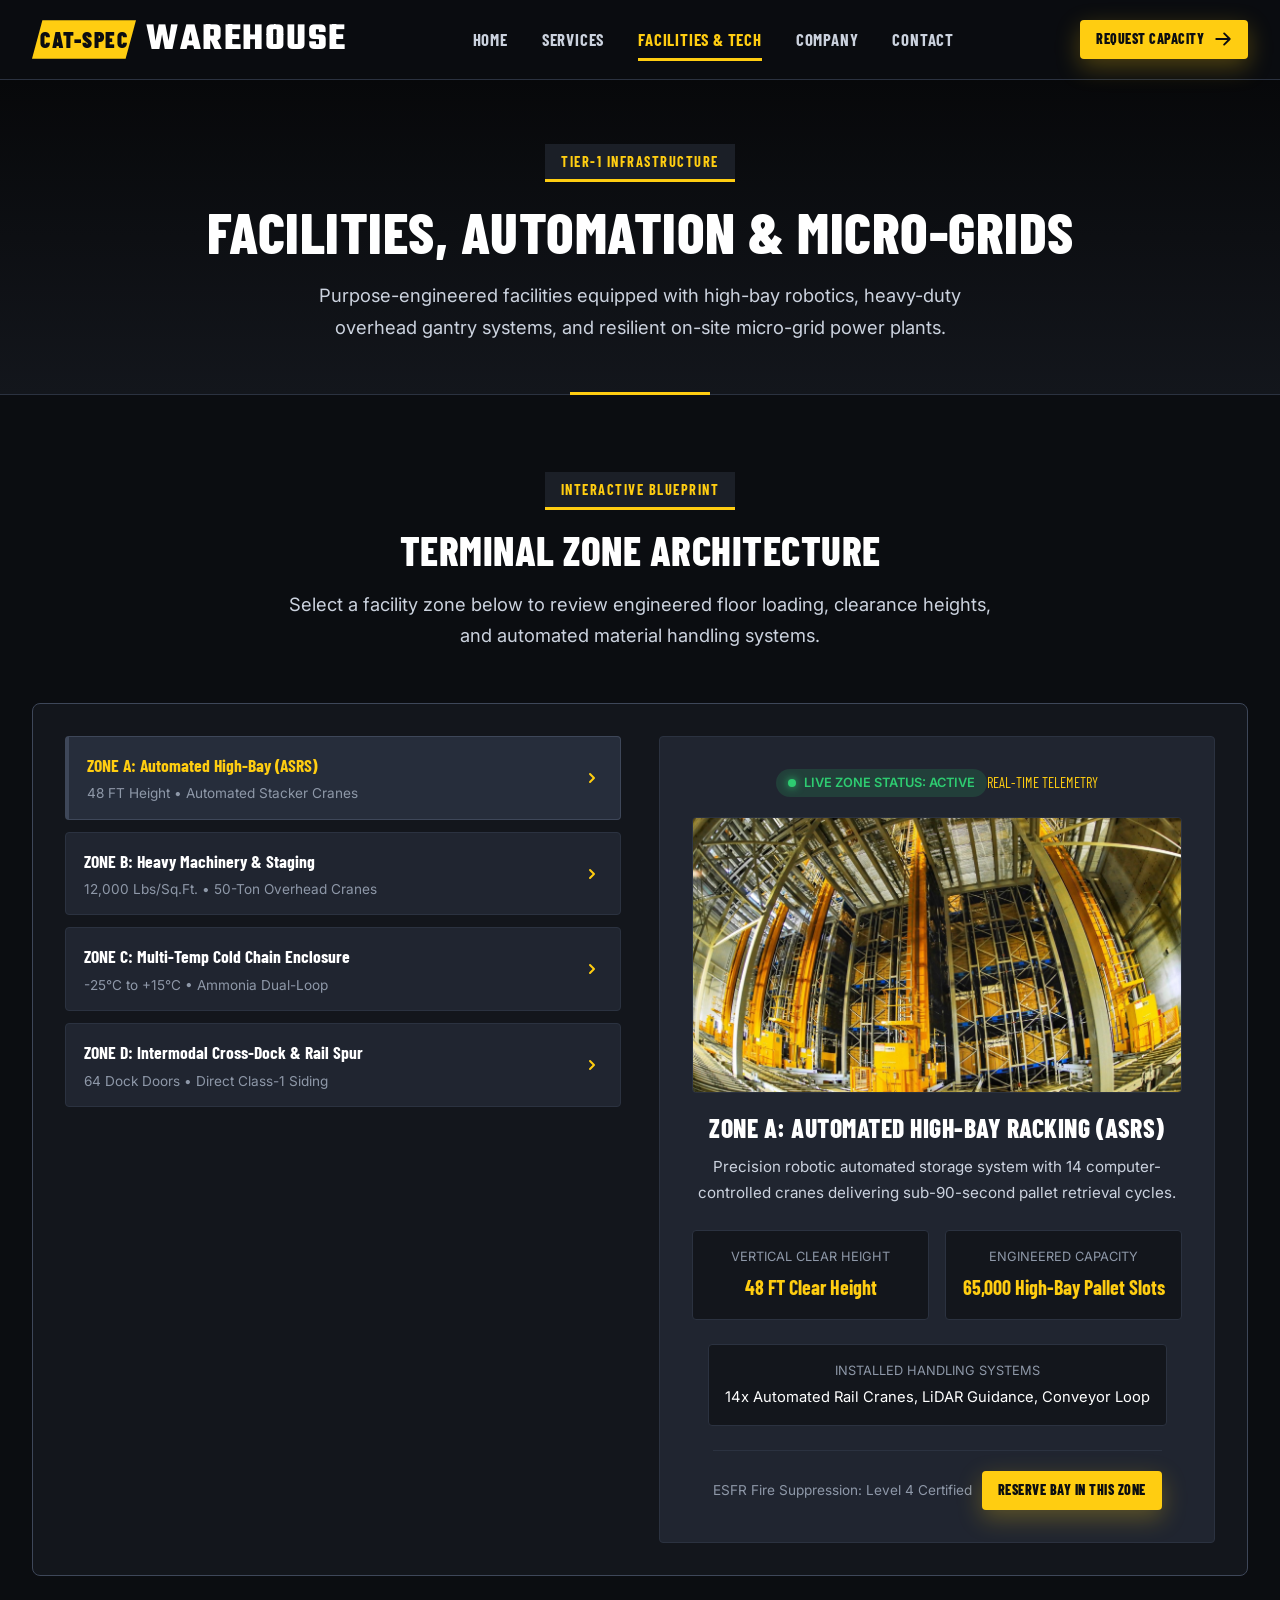
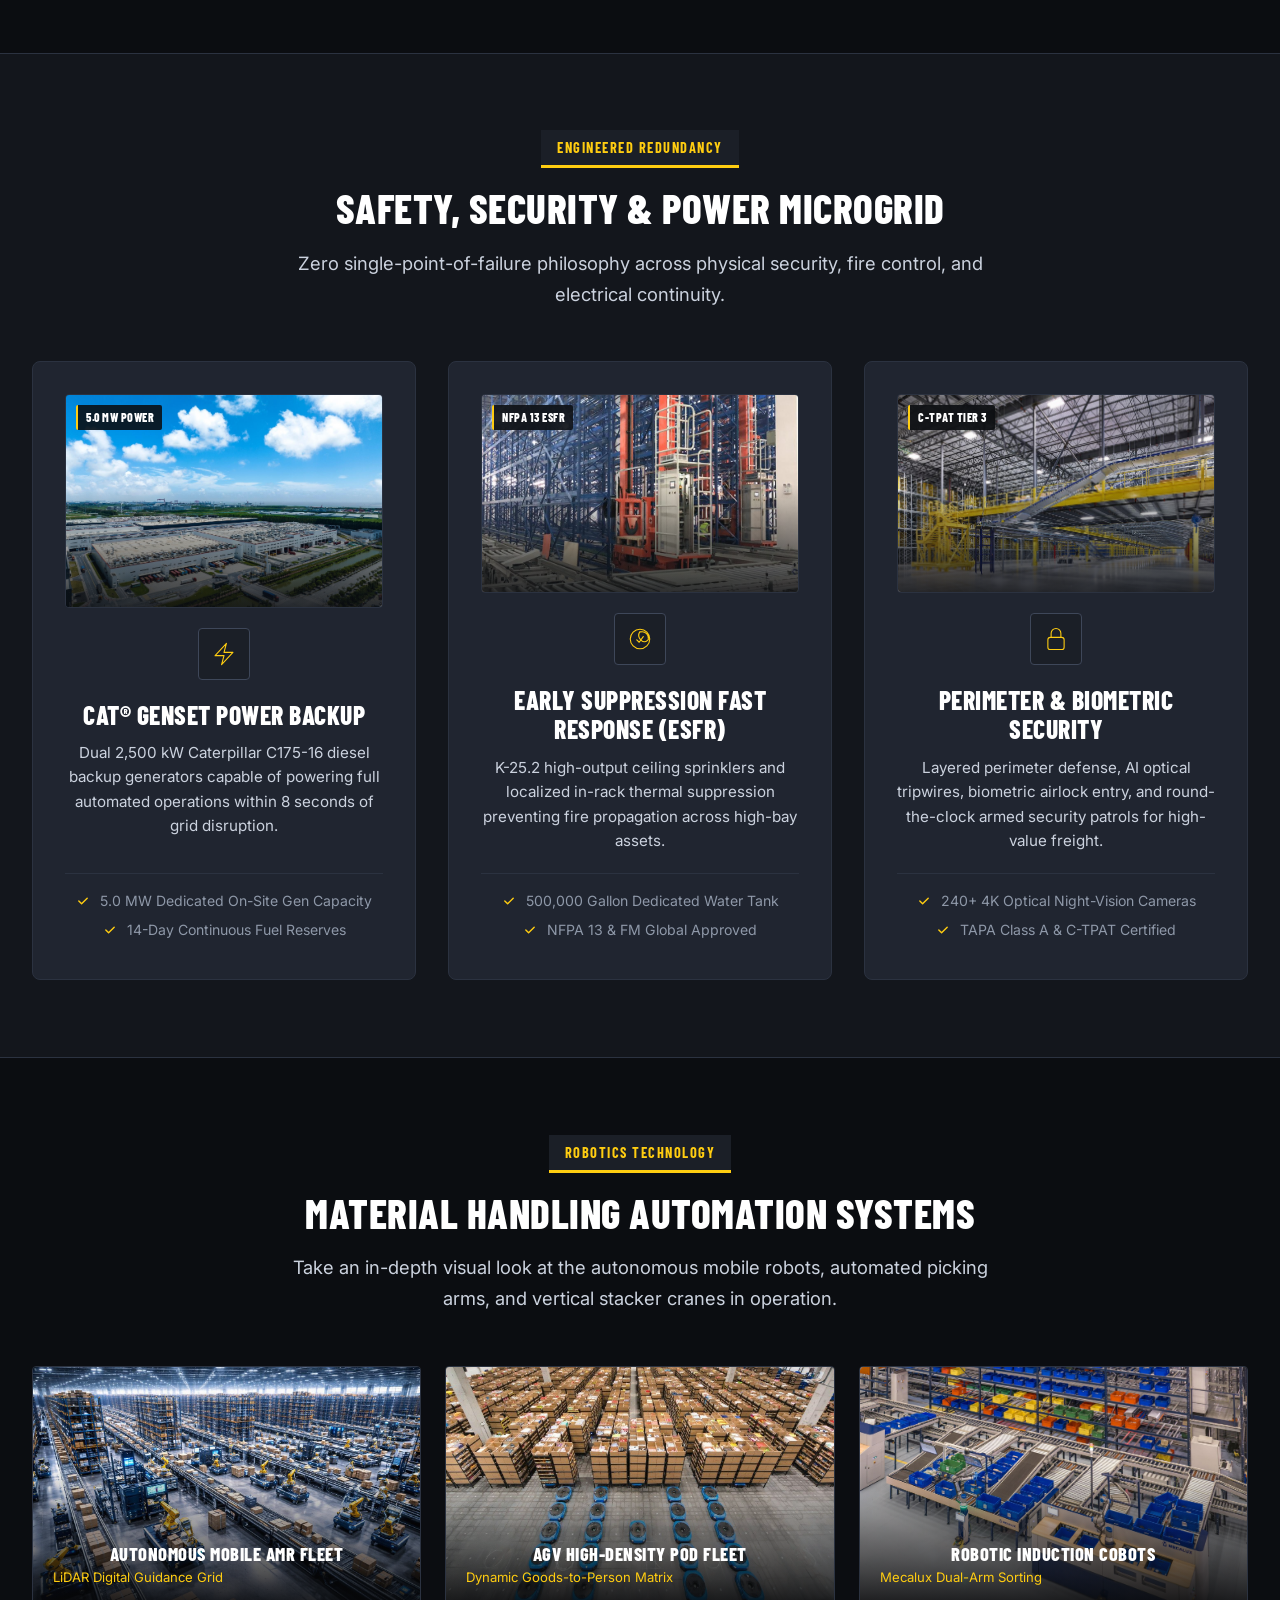
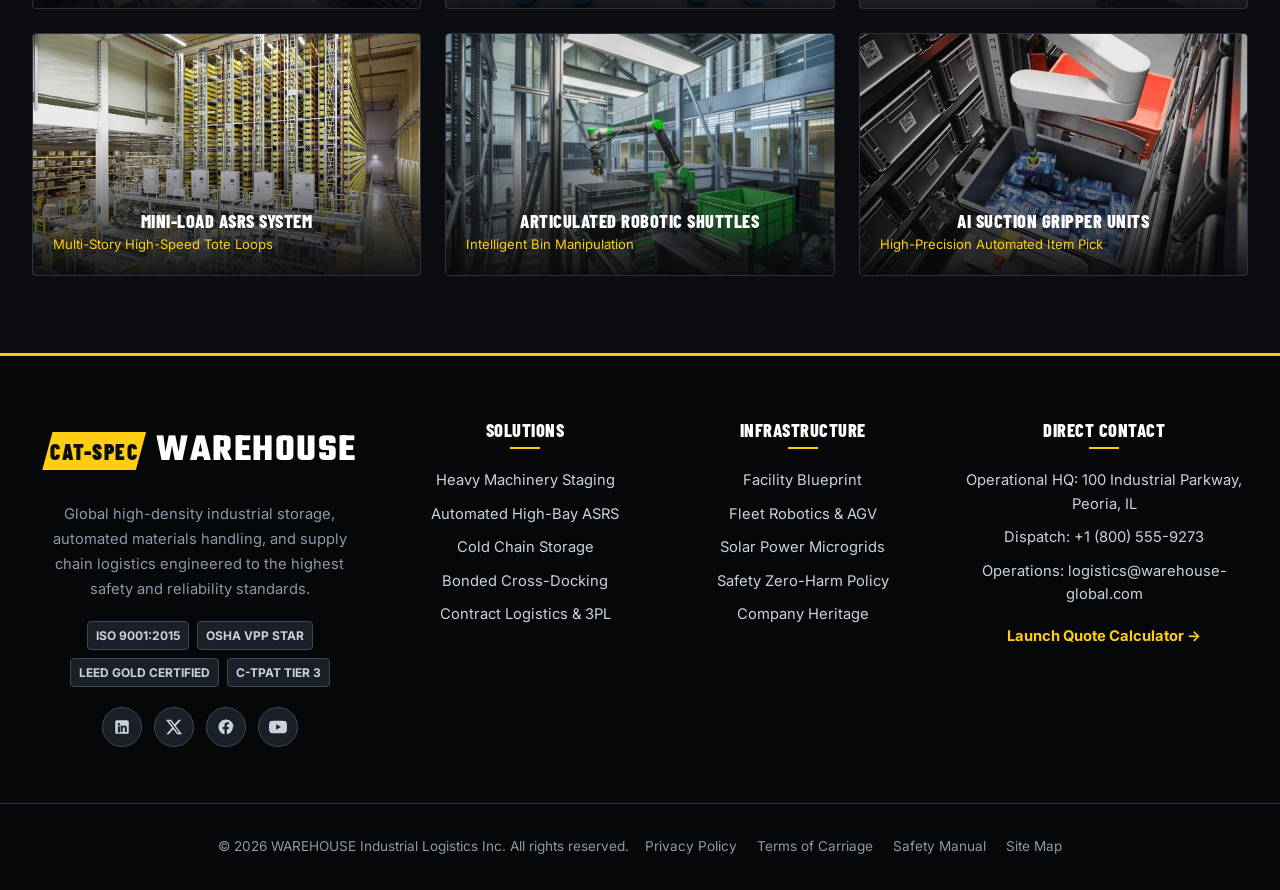
<file: facilities.html>
<!DOCTYPE html>
<html lang="en">
<head>
  <meta charset="UTF-8">
  <meta name="viewport" content="width=device-width, initial-scale=1.0">
  <title>Facilities &amp; Automation Technology | WAREHOUSE</title>
  <meta name="description" content="Explore WAREHOUSE facility specifications, ASRS automated racking, live interactive zone blueprints, and industrial safety systems.">
  <link rel="icon" type="image/svg+xml" href="favicon.svg">
  <link rel="stylesheet" href="css/style.css">
</head>
<body>

  <!-- Top Utility Bar -->
  <div class="top-bar">
    <div class="container top-bar-inner">
      <div class="top-bar-left">
        <div class="top-bar-item">
          <svg viewBox="0 0 24 24" fill="none" stroke="currentColor"><path stroke-linecap="round" stroke-linejoin="round" d="M12 21a9.004 9.004 0 008.716-6.747M12 21a9.004 9.004 0 01-8.716-6.747M12 21c2.485 0 4.5-4.03 4.5-9S14.485 3 12 3m0 18c-2.485 0-4.5-4.03-4.5-9S9.515 3 12 3m0 0a8.997 8.997 0 017.843 4.582M12 3a8.997 8.997 0 00-7.843 4.582m15.686 0A11.953 11.953 0 0112 10.5c-2.998 0-5.74-1.1-7.843-2.918m15.686 0A8.959 8.959 0 0121 12c0 .778-.099 1.533-.284 2.253m0 0A17.919 17.919 0 0112 16.5c-3.162 0-6.133-.815-8.716-2.247m0 0A9.015 9.015 0 013 12c0-1.605.42-3.113 1.157-4.418"/></svg>
          <span>Global Hubs: North America • Europe • Asia Pacific</span>
        </div>
        <div class="top-bar-item">
          <svg viewBox="0 0 24 24" fill="none" stroke="currentColor"><path stroke-linecap="round" stroke-linejoin="round" d="M9 12.75L11.25 15 15 9.75M21 12c0 1.268-.63 2.39-1.593 3.068a3.745 3.745 0 01-1.043 3.296 3.745 3.745 0 01-3.296 1.043A3.745 3.745 0 0112 21c-1.268 0-2.39-.63-3.068-1.593a3.746 3.746 0 01-3.296-1.043 3.745 3.745 0 01-1.043-3.296A3.745 3.745 0 013 12c0-1.268.63-2.39 1.593-3.068a3.745 3.745 0 011.043-3.296 3.746 3.746 0 013.296-1.043A3.746 3.746 0 0112 3c1.268 0 2.39.63 3.068 1.593a3.746 3.746 0 013.296 1.043 3.746 3.746 0 011.043 3.296A3.745 3.745 0 0121 12z"/></svg>
          <span>ISO 9001 &amp; OSHA VPP Certified</span>
        </div>
      </div>
      <div class="top-bar-right">
        <div class="top-bar-item">
          <svg viewBox="0 0 24 24" fill="none" stroke="currentColor"><path stroke-linecap="round" stroke-linejoin="round" d="M2.25 6.75c0 8.284 6.716 15 15 15h2.25a2.25 2.25 0 002.25-2.25v-1.372c0-.516-.351-.966-.852-1.091l-4.423-1.106c-.44-.11-.902.055-1.173.417l-.97 1.293c-.282.376-.769.542-1.21.38a12.035 12.035 0 01-7.143-7.143c-.162-.441.004-.928.38-1.21l1.293-.97c.363-.271.527-.734.417-1.173L6.963 3.102a1.125 1.125 0 00-1.091-.852H4.5A2.25 2.25 0 002.25 4.5v2.25z"/></svg>
          <span>Direct Dispatch: +1 (800) 555-WARE</span>
        </div>
      </div>
    </div>
  </div>

  <!-- Header -->
  <header class="site-header">
    <div class="container nav-container">
      <a href="index.html" class="brand-logo">
        <span class="logo-badge">CAT-SPEC</span>
        WAREHOUSE
      </a>

      <nav class="nav-menu">
        <a href="index.html" class="nav-link">Home</a>
        <a href="services.html" class="nav-link">Services</a>
        <a href="facilities.html" class="nav-link active">Facilities &amp; Tech</a>
        <a href="about.html" class="nav-link">Company</a>
        <a href="contact.html" class="nav-link">Contact</a>
      </nav>

      <div class="nav-actions">
        <a href="contact.html" class="btn btn-primary btn-sm">
          <span>Request Capacity</span>
          <svg class="btn-icon" viewBox="0 0 24 24" fill="none" stroke="currentColor"><path stroke-linecap="round" stroke-linejoin="round" d="M13.5 4.5L21 12m0 0l-7.5 7.5M21 12H3"/></svg>
        </a>
        <button class="nav-toggle" aria-label="Toggle Navigation Menu">
          <svg width="28" height="28" viewBox="0 0 24 24" fill="none" stroke="currentColor" stroke-width="2"><path stroke-linecap="round" stroke-linejoin="round" d="M3.75 6.75h16.5M3.75 12h16.5m-16.5 5.25h16.5"/></svg>
        </button>
      </div>
    </div>
  </header>

  <!-- Page Header -->
  <section class="page-header">
    <div class="container">
      <div class="section-tag">Tier-1 Infrastructure</div>
      <h1>Facilities, Automation &amp; Micro-Grids</h1>
      <p class="lead-text">
        Purpose-engineered facilities equipped with high-bay robotics, heavy-duty overhead gantry systems, and resilient on-site micro-grid power plants.
      </p>
    </div>
  </section>

  <!-- Interactive Facility Blueprint Visualizer -->
  <section class="section section-dark">
    <div class="container">
      <div class="section-title-wrap">
        <div class="section-tag">Interactive Blueprint</div>
        <h2>Terminal Zone Architecture</h2>
        <p class="lead-text">Select a facility zone below to review engineered floor loading, clearance heights, and automated material handling systems.</p>
      </div>

      <div class="facility-blueprint-wrap">
        
        <!-- Left: Zone Selector Buttons -->
        <div class="zone-selector-list">
          <div class="zone-btn active" data-zone="asrs">
            <div>
              <div class="zone-btn-title">ZONE A: Automated High-Bay (ASRS)</div>
              <div style="font-size: 0.85rem; color: var(--text-muted); margin-top: 4px;">48 FT Height • Automated Stacker Cranes</div>
            </div>
            <svg width="20" height="20" viewBox="0 0 20 20" fill="currentColor" style="color: var(--cat-yellow);"><path fill-rule="evenodd" d="M7.293 14.707a1 1 0 010-1.414L10.586 10 7.293 6.707a1 1 0 011.414-1.414l4 4a1 1 0 010 1.414l-4 4a1 1 0 01-1.414 0z" clip-rule="evenodd"/></svg>
          </div>

          <div class="zone-btn" data-zone="heavy">
            <div>
              <div class="zone-btn-title">ZONE B: Heavy Machinery &amp; Staging</div>
              <div style="font-size: 0.85rem; color: var(--text-muted); margin-top: 4px;">12,000 Lbs/Sq.Ft. • 50-Ton Overhead Cranes</div>
            </div>
            <svg width="20" height="20" viewBox="0 0 20 20" fill="currentColor" style="color: var(--cat-yellow);"><path fill-rule="evenodd" d="M7.293 14.707a1 1 0 010-1.414L10.586 10 7.293 6.707a1 1 0 011.414-1.414l4 4a1 1 0 010 1.414l-4 4a1 1 0 01-1.414 0z" clip-rule="evenodd"/></svg>
          </div>

          <div class="zone-btn" data-zone="cold">
            <div>
              <div class="zone-btn-title">ZONE C: Multi-Temp Cold Chain Enclosure</div>
              <div style="font-size: 0.85rem; color: var(--text-muted); margin-top: 4px;">-25°C to +15°C • Ammonia Dual-Loop</div>
            </div>
            <svg width="20" height="20" viewBox="0 0 20 20" fill="currentColor" style="color: var(--cat-yellow);"><path fill-rule="evenodd" d="M7.293 14.707a1 1 0 010-1.414L10.586 10 7.293 6.707a1 1 0 011.414-1.414l4 4a1 1 0 010 1.414l-4 4a1 1 0 01-1.414 0z" clip-rule="evenodd"/></svg>
          </div>

          <div class="zone-btn" data-zone="dispatch">
            <div>
              <div class="zone-btn-title">ZONE D: Intermodal Cross-Dock &amp; Rail Spur</div>
              <div style="font-size: 0.85rem; color: var(--text-muted); margin-top: 4px;">64 Dock Doors • Direct Class-1 Siding</div>
            </div>
            <svg width="20" height="20" viewBox="0 0 20 20" fill="currentColor" style="color: var(--cat-yellow);"><path fill-rule="evenodd" d="M7.293 14.707a1 1 0 010-1.414L10.586 10 7.293 6.707a1 1 0 011.414-1.414l4 4a1 1 0 010 1.414l-4 4a1 1 0 01-1.414 0z" clip-rule="evenodd"/></svg>
          </div>
        </div>

        <!-- Right: Active Zone Details Panel -->
        <div class="zone-display-panel">
          <div>
            <div style="display: flex; justify-content: space-between; align-items: center; margin-bottom: 1.25rem;">
              <span class="status-badge" style="margin-bottom: 0;">
                <span class="status-dot"></span> Live Zone Status: Active
              </span>
              <span style="font-family: var(--font-heading); font-size: 0.9rem; color: var(--cat-yellow); text-transform: uppercase;">Real-Time Telemetry</span>
            </div>

            <!-- Dynamic Active Zone Image (Consistent 16:9 Aspect Ratio) -->
            <div class="zone-active-img-wrap">
              <img id="zone-active-img" src="image/service-asrs-fisheye.jpg" alt="Active Terminal Zone Inspection">
            </div>

            <h3 id="zone-active-title" style="color: var(--text-primary); margin-bottom: 0.75rem;">ZONE A: Automated High-Bay Racking (ASRS)</h3>
            <p id="zone-active-desc" style="color: var(--text-secondary); line-height: 1.7; font-size: 0.95rem; margin-bottom: 1.5rem;">
              Precision robotic automated storage system with 14 computer-controlled cranes delivering sub-90-second pallet retrieval cycles.
            </p>

            <div class="zone-spec-grid" style="margin-bottom: 1.5rem;">
              <div style="background: var(--bg-secondary); padding: 1rem; border-radius: var(--radius-sm); border: 1px solid var(--border-subtle);">
                <div style="font-size: 0.8rem; color: var(--text-muted); text-transform: uppercase;">Vertical Clear Height</div>
                <div id="zone-active-height" style="font-family: var(--font-heading); font-size: 1.25rem; font-weight: 700; color: var(--cat-yellow); margin-top: 4px;">48 FT Clear Height</div>
              </div>

              <div style="background: var(--bg-secondary); padding: 1rem; border-radius: var(--radius-sm); border: 1px solid var(--border-subtle);">
                <div style="font-size: 0.8rem; color: var(--text-muted); text-transform: uppercase;">Engineered Capacity</div>
                <div id="zone-active-capacity" style="font-family: var(--font-heading); font-size: 1.25rem; font-weight: 700; color: var(--cat-yellow); margin-top: 4px;">65,000 High-Bay Pallet Slots</div>
              </div>
            </div>

            <div style="background: var(--bg-secondary); padding: 1rem; border-radius: var(--radius-sm); border: 1px solid var(--border-subtle);">
              <div style="font-size: 0.8rem; color: var(--text-muted); text-transform: uppercase;">Installed Handling Systems</div>
              <div id="zone-active-equip" style="font-family: var(--font-body); font-size: 0.92rem; color: var(--text-primary); margin-top: 4px;">14x Automated Rail Cranes, LiDAR Guidance, Conveyor Loop</div>
            </div>
          </div>

          <div style="margin-top: 1.5rem; padding-top: 1.25rem; border-top: 1px solid var(--border-subtle); display: flex; justify-content: space-between; align-items: center; flex-wrap: wrap; gap: 10px;">
            <span style="font-size: 0.85rem; color: var(--text-muted);">ESFR Fire Suppression: Level 4 Certified</span>
            <a href="contact.html" class="btn btn-primary btn-sm">Reserve Bay in This Zone</a>
          </div>
        </div>

      </div>
    </div>
  </section>

  <!-- Technical Infrastructure Grid -->
  <section class="section section-slate">
    <div class="container">
      <div class="section-title-wrap text-center">
        <div class="section-tag">Engineered Redundancy</div>
        <h2>Safety, Security &amp; Power Microgrid</h2>
        <p class="lead-text" style="margin-left: auto; margin-right: auto;">Zero single-point-of-failure philosophy across physical security, fire control, and electrical continuity.</p>
      </div>

      <div class="grid-3">
        <div class="industrial-card">
          <div class="card-img-wrap">
            <img src="image/facility-eco-hub.jpg" alt="Solar Micro-Grid and Caterpillar Gensets">
            <span class="card-img-tag">5.0 MW Power</span>
          </div>
          <div class="card-icon-wrap">
            <svg viewBox="0 0 24 24" fill="none" stroke="currentColor"><path stroke-linecap="round" stroke-linejoin="round" d="M3.75 13.5l10.5-11.25L12 10.5h8.25L9.75 21.75 12 13.5H3.75z"/></svg>
          </div>
          <h3>Cat® Genset Power Backup</h3>
          <p>Dual 2,500 kW Caterpillar C175-16 diesel backup generators capable of powering full automated operations within 8 seconds of grid disruption.</p>
          <ul class="spec-list">
            <li><svg viewBox="0 0 20 20" fill="currentColor"><path fill-rule="evenodd" d="M16.707 5.293a1 1 0 010 1.414l-8 8a1 1 0 01-1.414 0l-4-4a1 1 0 011.414-1.414L8 12.586l7.293-7.293a1 1 0 011.414 0z" clip-rule="evenodd"/></svg> 5.0 MW Dedicated On-Site Gen Capacity</li>
            <li><svg viewBox="0 0 20 20" fill="currentColor"><path fill-rule="evenodd" d="M16.707 5.293a1 1 0 010 1.414l-8 8a1 1 0 01-1.414 0l-4-4a1 1 0 011.414-1.414L8 12.586l7.293-7.293a1 1 0 011.414 0z" clip-rule="evenodd"/></svg> 14-Day Continuous Fuel Reserves</li>
          </ul>
        </div>

        <div class="industrial-card">
          <div class="card-img-wrap">
            <img src="image/service-asrs-stacker.jpg" alt="Early Suppression Fast Response Fire Sprinklers">
            <span class="card-img-tag">NFPA 13 ESFR</span>
          </div>
          <div class="card-icon-wrap">
            <svg viewBox="0 0 24 24" fill="none" stroke="currentColor"><path stroke-linecap="round" stroke-linejoin="round" d="M9 12.75L11.25 15 15 9.75m-2.18-4.303a6.002 6.002 0 016.93 6.93l-1.071 1.071a3.75 3.75 0 01-5.304 0l-1.07-1.071a6.002 6.002 0 01-.555-6.93zM3 12a9 9 0 1118 0 9 9 0 01-18 0z"/></svg>
          </div>
          <h3>Early Suppression Fast Response (ESFR)</h3>
          <p>K-25.2 high-output ceiling sprinklers and localized in-rack thermal suppression preventing fire propagation across high-bay assets.</p>
          <ul class="spec-list">
            <li><svg viewBox="0 0 20 20" fill="currentColor"><path fill-rule="evenodd" d="M16.707 5.293a1 1 0 010 1.414l-8 8a1 1 0 01-1.414 0l-4-4a1 1 0 011.414-1.414L8 12.586l7.293-7.293a1 1 0 011.414 0z" clip-rule="evenodd"/></svg> 500,000 Gallon Dedicated Water Tank</li>
            <li><svg viewBox="0 0 20 20" fill="currentColor"><path fill-rule="evenodd" d="M16.707 5.293a1 1 0 010 1.414l-8 8a1 1 0 01-1.414 0l-4-4a1 1 0 011.414-1.414L8 12.586l7.293-7.293a1 1 0 011.414 0z" clip-rule="evenodd"/></svg> NFPA 13 &amp; FM Global Approved</li>
          </ul>
        </div>

        <div class="industrial-card">
          <div class="card-img-wrap">
            <img src="image/interior-catwalks.jpg" alt="Perimeter and Biometric Air Locks">
            <span class="card-img-tag">C-TPAT Tier 3</span>
          </div>
          <div class="card-icon-wrap">
            <svg viewBox="0 0 24 24" fill="none" stroke="currentColor"><path stroke-linecap="round" stroke-linejoin="round" d="M16.5 10.5V6.75a4.5 4.5 0 10-9 0v3.75m-.75 11.25h10.5a2.25 2.25 0 002.25-2.25v-6.75a2.25 2.25 0 00-2.25-2.25H6.75a2.25 2.25 0 00-2.25 2.25v6.75a2.25 2.25 0 002.25 2.25z"/></svg>
          </div>
          <h3>Perimeter &amp; Biometric Security</h3>
          <p>Layered perimeter defense, AI optical tripwires, biometric airlock entry, and round-the-clock armed security patrols for high-value freight.</p>
          <ul class="spec-list">
            <li><svg viewBox="0 0 20 20" fill="currentColor"><path fill-rule="evenodd" d="M16.707 5.293a1 1 0 010 1.414l-8 8a1 1 0 01-1.414 0l-4-4a1 1 0 011.414-1.414L8 12.586l7.293-7.293a1 1 0 011.414 0z" clip-rule="evenodd"/></svg> 240+ 4K Optical Night-Vision Cameras</li>
            <li><svg viewBox="0 0 20 20" fill="currentColor"><path fill-rule="evenodd" d="M16.707 5.293a1 1 0 010 1.414l-8 8a1 1 0 01-1.414 0l-4-4a1 1 0 011.414-1.414L8 12.586l7.293-7.293a1 1 0 011.414 0z" clip-rule="evenodd"/></svg> TAPA Class A &amp; C-TPAT Certified</li>
          </ul>
        </div>
      </div>
    </div>
  </section>

  <!-- Robotics, AMR Fleets & Cobot Systems Gallery -->
  <section class="section section-dark">
    <div class="container">
      <div class="section-title-wrap">
        <div class="section-tag">Robotics Technology</div>
        <h2>Material Handling Automation Systems</h2>
        <p class="lead-text">Take an in-depth visual look at the autonomous mobile robots, automated picking arms, and vertical stacker cranes in operation.</p>
      </div>

      <div class="gallery-grid">
        <div class="gallery-item">
          <img src="image/tech-fleet-ai.jpg" alt="Autonomous AMR Robotic Fleet">
          <div class="gallery-item-overlay">
            <h4>Autonomous Mobile AMR Fleet</h4>
            <p>LiDAR Digital Guidance Grid</p>
          </div>
        </div>

        <div class="gallery-item">
          <img src="image/tech-agv-pods.jpg" alt="Autonomous AGV Drive Units">
          <div class="gallery-item-overlay">
            <h4>AGV High-Density Pod Fleet</h4>
            <p>Dynamic Goods-to-Person Matrix</p>
          </div>
        </div>

        <div class="gallery-item">
          <img src="image/tech-conveyor-robotics.jpg" alt="Automated Cobot Induction System">
          <div class="gallery-item-overlay">
            <h4>Robotic Induction Cobots</h4>
            <p>Mecalux Dual-Arm Sorting</p>
          </div>
        </div>

        <div class="gallery-item">
          <img src="image/tech-miniload-asrs.jpg" alt="Mini-Load High-Bay ASRS Tote Storage">
          <div class="gallery-item-overlay">
            <h4>Mini-Load ASRS System</h4>
            <p>Multi-Story High-Speed Tote Loops</p>
          </div>
        </div>

        <div class="gallery-item">
          <img src="image/tech-robotic-arm.jpg" alt="Articulated Robotic Arm Shuttle">
          <div class="gallery-item-overlay">
            <h4>Articulated Robotic Shuttles</h4>
            <p>Intelligent Bin Manipulation</p>
          </div>
        </div>

        <div class="gallery-item">
          <img src="image/tech-brightpick-item.jpg" alt="BrightPick Autonomous AI Item Gripper">
          <div class="gallery-item-overlay">
            <h4>AI Suction Gripper Units</h4>
            <p>High-Precision Automated Item Pick</p>
          </div>
        </div>
      </div>
    </div>
  </section>

  <!-- Global Footer -->
  <footer class="site-footer">
    <div class="container footer-grid">
      <div class="footer-col">
        <div class="brand-logo" style="margin-bottom: 1.25rem;">
          <span class="logo-badge">CAT-SPEC</span>
          WAREHOUSE
        </div>
        <p style="font-size: 0.92rem; line-height: 1.7; color: var(--text-muted);">
          Global high-density industrial storage, automated materials handling, and supply chain logistics engineered to the highest safety and reliability standards.
        </p>
        <div class="footer-cert-badges">
          <span class="cert-badge">ISO 9001:2015</span>
          <span class="cert-badge">OSHA VPP Star</span>
          <span class="cert-badge">LEED Gold Certified</span>
          <span class="cert-badge">C-TPAT Tier 3</span>
        </div>
        <div class="social-links">
          <a href="https://linkedin.com" target="_blank" rel="noopener" aria-label="LinkedIn" class="social-icon-btn">
            <svg viewBox="0 0 24 24" fill="currentColor"><path d="M19 3a2 2 0 0 1 2 2v14a2 2 0 0 1-2 2H5a2 2 0 0 1-2-2V5a2 2 0 0 1 2-2h14m-.5 15.5v-5.3a3.26 3.26 0 0 0-3.26-3.26c-.85 0-1.84.52-2.28 1.3v-1.11h-2.79v8.37h2.79v-4.93c0-.77.62-1.4 1.39-1.4a1.4 1.4 0 0 1 1.4 1.4v4.93h2.75M6.46 10.9v8.37H9.25V10.9H6.46M7.86 6.74a1.6 1.6 0 1 0 0 3.2 1.6 1.6 0 0 0 0-3.2z"/></svg>
          </a>
          <a href="https://x.com" target="_blank" rel="noopener" aria-label="X / Twitter" class="social-icon-btn">
            <svg viewBox="0 0 24 24" fill="currentColor"><path d="M18.244 2.25h3.308l-7.227 8.26 8.502 11.24H16.17l-5.214-6.817L4.99 21.75H1.68l7.73-8.835L1.254 2.25H8.08l4.713 6.231zm-1.161 17.52h1.833L7.084 4.126H5.117z"/></svg>
          </a>
          <a href="https://facebook.com" target="_blank" rel="noopener" aria-label="Facebook" class="social-icon-btn">
            <svg viewBox="0 0 24 24" fill="currentColor"><path d="M22 12c0-5.52-4.48-10-10-10S2 6.48 2 12c0 4.84 3.44 8.87 8 9.8V15H7.5v-3H10V9.5C10 7.01 11.49 5.65 13.75 5.65c1.08 0 2.21.19 2.21.19v2.43h-1.25c-1.23 0-1.61.77-1.61 1.56V12h2.73l-.44 3h-2.29v6.8c4.56-.93 8-4.96 8-9.8z"/></svg>
          </a>
          <a href="https://youtube.com" target="_blank" rel="noopener" aria-label="YouTube" class="social-icon-btn">
            <svg viewBox="0 0 24 24" fill="currentColor"><path d="M23.498 6.186a3.016 3.016 0 0 0-2.122-2.136C19.505 3.545 12 3.545 12 3.545s-7.505 0-9.377.505A3.017 3.017 0 0 0 .502 6.186C0 8.07 0 12 0 12s0 3.93.502 5.814a3.016 3.016 0 0 0 2.122 2.136c1.871.505 9.376.505 9.376.505s7.505 0 9.377-.505a3.015 3.015 0 0 0 2.122-2.136C24 15.93 24 12 24 12s0-3.93-.502-5.814zM9.545 15.568V8.432L15.818 12l-6.273 3.568z"/></svg>
          </a>
        </div>
      </div>

      <div class="footer-col">
        <h4>Solutions</h4>
        <div class="footer-links">
          <a href="services.html">Heavy Machinery Staging</a>
          <a href="services.html">Automated High-Bay ASRS</a>
          <a href="services.html">Cold Chain Storage</a>
          <a href="services.html">Bonded Cross-Docking</a>
          <a href="services.html">Contract Logistics &amp; 3PL</a>
        </div>
      </div>

      <div class="footer-col">
        <h4>Infrastructure</h4>
        <div class="footer-links">
          <a href="facilities.html">Facility Blueprint</a>
          <a href="facilities.html">Fleet Robotics &amp; AGV</a>
          <a href="facilities.html">Solar Power Microgrids</a>
          <a href="about.html">Safety Zero-Harm Policy</a>
          <a href="about.html">Company Heritage</a>
        </div>
      </div>

      <div class="footer-col">
        <h4>Direct Contact</h4>
        <div class="footer-links">
          <span style="color: var(--text-secondary); font-size: 0.92rem;">Operational HQ: 100 Industrial Parkway, Peoria, IL</span>
          <span style="color: var(--text-secondary); font-size: 0.92rem;">Dispatch: +1 (800) 555-9273</span>
          <span style="color: var(--text-secondary); font-size: 0.92rem;">Operations: logistics@warehouse-global.com</span>
          <a href="contact.html" class="footer-link-calc">Launch Quote Calculator →</a>
        </div>
      </div>
    </div>

    <div class="container footer-bottom">
      <div>&copy; 2026 WAREHOUSE Industrial Logistics Inc. All rights reserved.</div>
      <div style="display: flex; gap: 20px; flex-wrap: wrap;">
        <a href="about.html">Privacy Policy</a>
        <a href="about.html">Terms of Carriage</a>
        <a href="about.html">Safety Manual</a>
        <a href="contact.html">Site Map</a>
      </div>
    </div>
  </footer>

  <!-- Floating Scroll to Top Action Button (Visible across all sections) -->
  <button id="scrollToTopBtn" class="scroll-to-top-btn" aria-label="Scroll to top of page" title="Back to Top">
    <svg viewBox="0 0 24 24" fill="none" stroke="currentColor" stroke-width="2.5"><path stroke-linecap="round" stroke-linejoin="round" d="M4.5 15.75l7.5-7.5 7.5 7.5"/></svg>
  </button>

  <script src="js/main.js"></script>
</body>
</html>
</file>
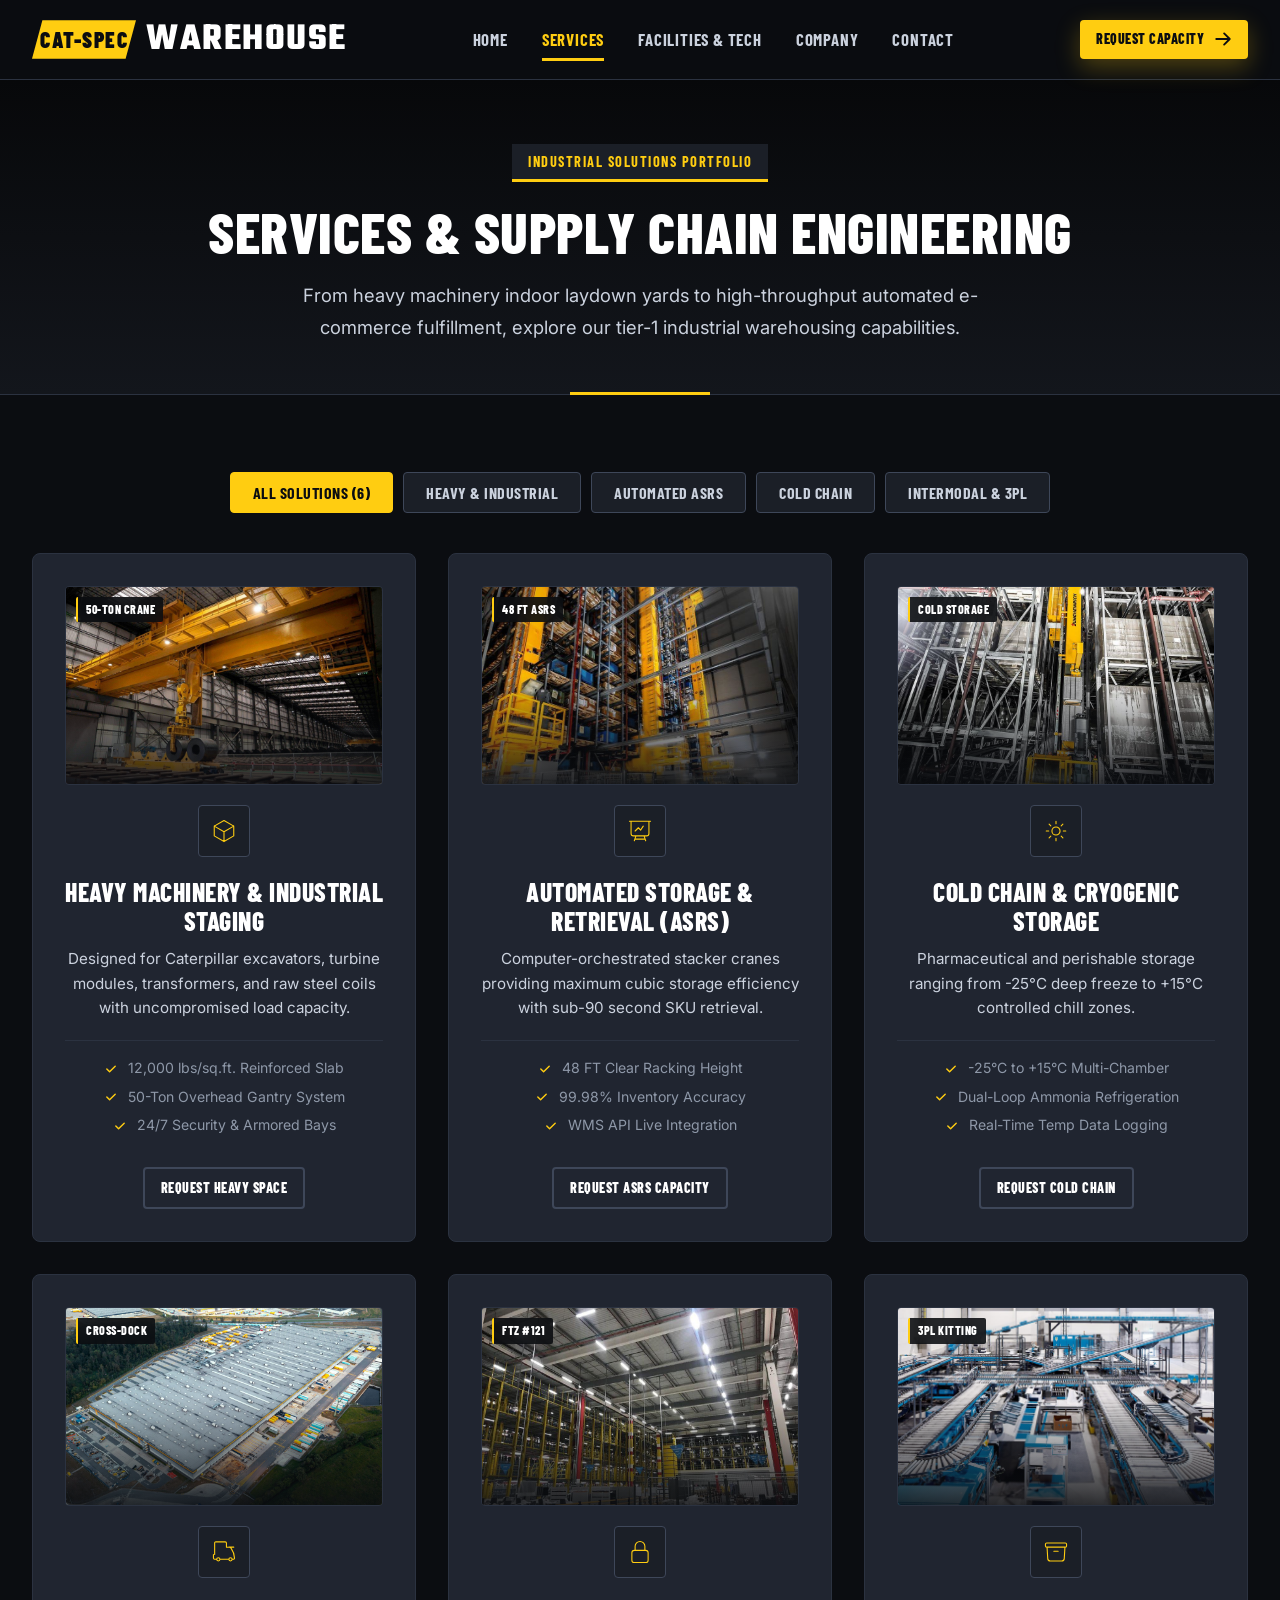
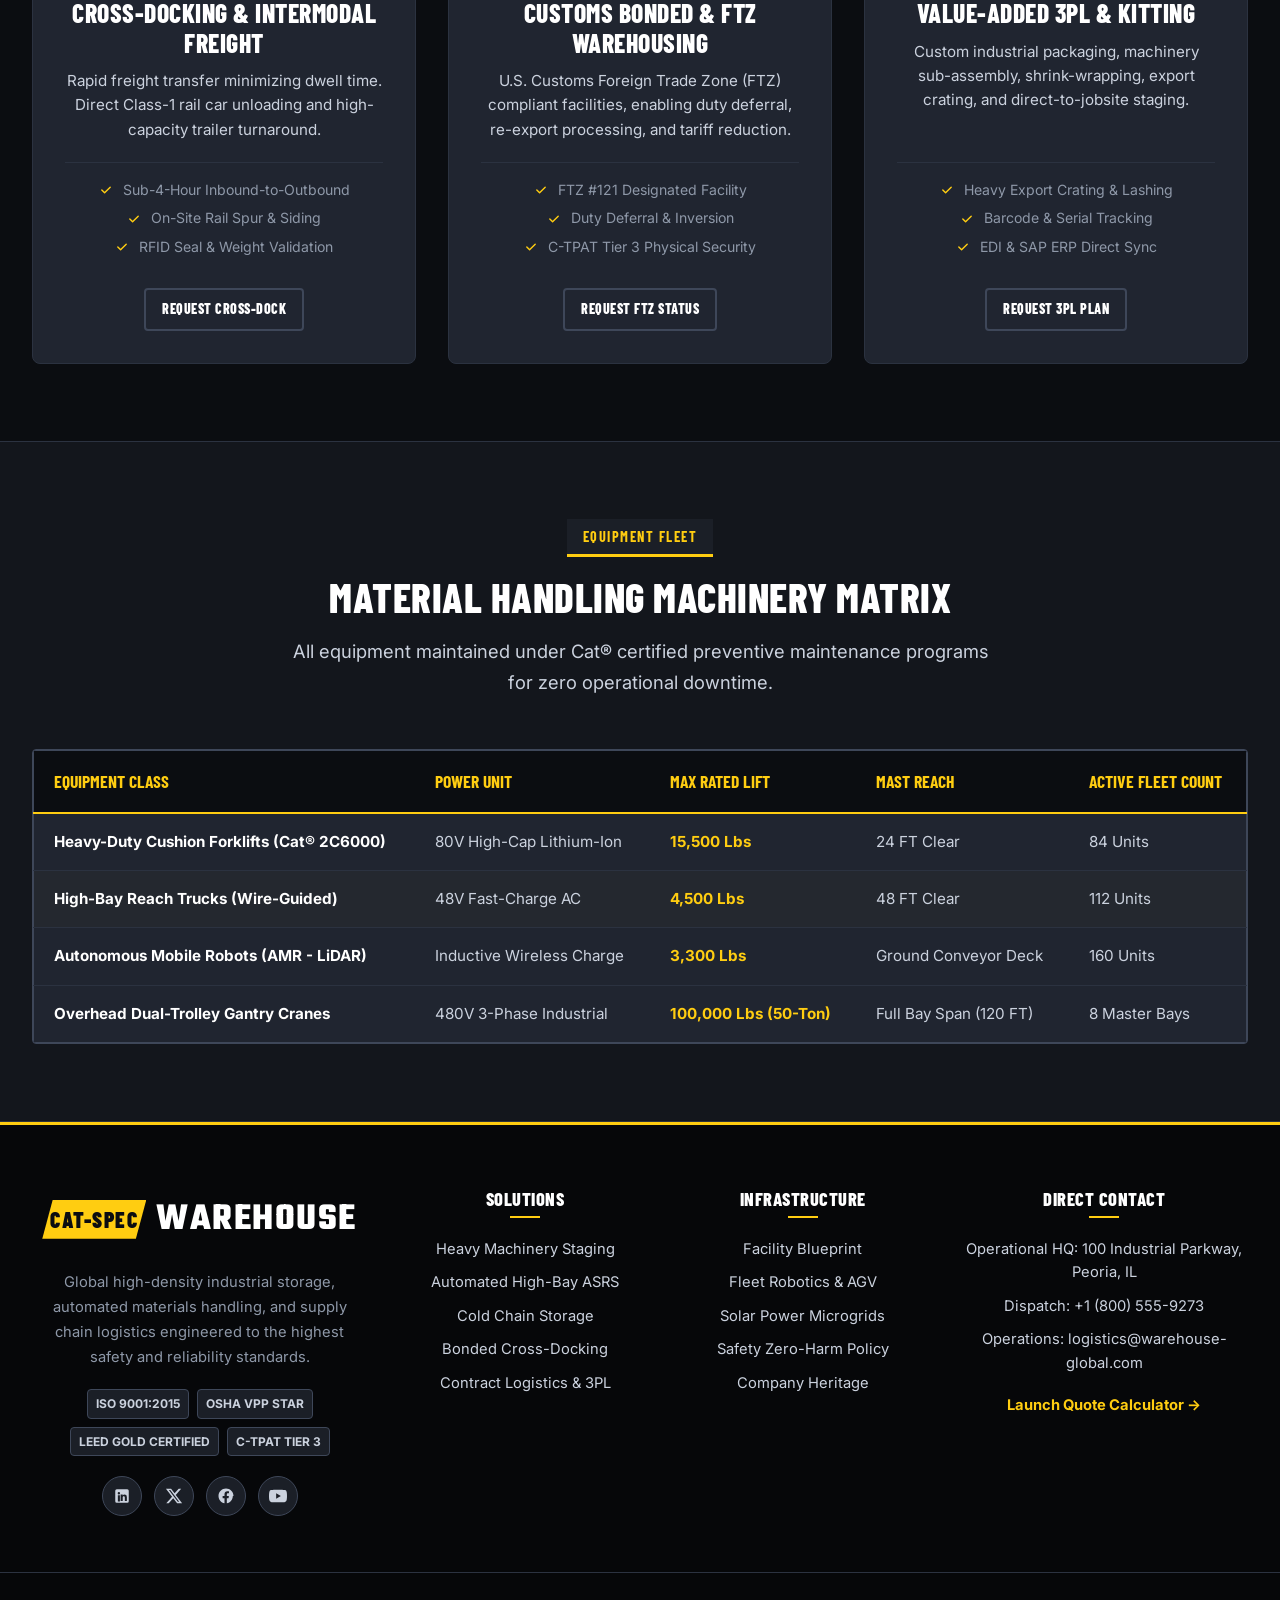
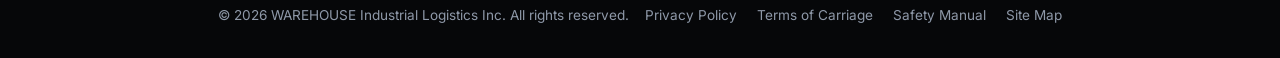
<file: services.html>
<!DOCTYPE html>
<html lang="en">
<head>
  <meta charset="UTF-8">
  <meta name="viewport" content="width=device-width, initial-scale=1.0">
  <title>Services &amp; Industrial Solutions | WAREHOUSE</title>
  <meta name="description" content="Explore WAREHOUSE heavy storage, high-bay automated ASRS, temperature-controlled cold chain, and intermodal freight fulfillment solutions.">
  <link rel="icon" type="image/svg+xml" href="favicon.svg">
  <link rel="stylesheet" href="css/style.css">
</head>
<body>

  <!-- Top Utility Bar -->
  <div class="top-bar">
    <div class="container top-bar-inner">
      <div class="top-bar-left">
        <div class="top-bar-item">
          <svg viewBox="0 0 24 24" fill="none" stroke="currentColor"><path stroke-linecap="round" stroke-linejoin="round" d="M12 21a9.004 9.004 0 008.716-6.747M12 21a9.004 9.004 0 01-8.716-6.747M12 21c2.485 0 4.5-4.03 4.5-9S14.485 3 12 3m0 18c-2.485 0-4.5-4.03-4.5-9S9.515 3 12 3m0 0a8.997 8.997 0 017.843 4.582M12 3a8.997 8.997 0 00-7.843 4.582m15.686 0A11.953 11.953 0 0112 10.5c-2.998 0-5.74-1.1-7.843-2.918m15.686 0A8.959 8.959 0 0121 12c0 .778-.099 1.533-.284 2.253m0 0A17.919 17.919 0 0112 16.5c-3.162 0-6.133-.815-8.716-2.247m0 0A9.015 9.015 0 013 12c0-1.605.42-3.113 1.157-4.418"/></svg>
          <span>Global Hubs: North America • Europe • Asia Pacific</span>
        </div>
        <div class="top-bar-item">
          <svg viewBox="0 0 24 24" fill="none" stroke="currentColor"><path stroke-linecap="round" stroke-linejoin="round" d="M9 12.75L11.25 15 15 9.75M21 12c0 1.268-.63 2.39-1.593 3.068a3.745 3.745 0 01-1.043 3.296 3.745 3.745 0 01-3.296 1.043A3.745 3.745 0 0112 21c-1.268 0-2.39-.63-3.068-1.593a3.746 3.746 0 01-3.296-1.043 3.745 3.745 0 01-1.043-3.296A3.745 3.745 0 013 12c0-1.268.63-2.39 1.593-3.068a3.745 3.745 0 011.043-3.296 3.746 3.746 0 013.296-1.043A3.746 3.746 0 0112 3c1.268 0 2.39.63 3.068 1.593a3.746 3.746 0 013.296 1.043 3.746 3.746 0 011.043 3.296A3.745 3.745 0 0121 12z"/></svg>
          <span>ISO 9001 &amp; OSHA VPP Certified</span>
        </div>
      </div>
      <div class="top-bar-right">
        <div class="top-bar-item">
          <svg viewBox="0 0 24 24" fill="none" stroke="currentColor"><path stroke-linecap="round" stroke-linejoin="round" d="M2.25 6.75c0 8.284 6.716 15 15 15h2.25a2.25 2.25 0 002.25-2.25v-1.372c0-.516-.351-.966-.852-1.091l-4.423-1.106c-.44-.11-.902.055-1.173.417l-.97 1.293c-.282.376-.769.542-1.21.38a12.035 12.035 0 01-7.143-7.143c-.162-.441.004-.928.38-1.21l1.293-.97c.363-.271.527-.734.417-1.173L6.963 3.102a1.125 1.125 0 00-1.091-.852H4.5A2.25 2.25 0 002.25 4.5v2.25z"/></svg>
          <span>Direct Dispatch: +1 (800) 555-WARE</span>
        </div>
      </div>
    </div>
  </div>

  <!-- Header -->
  <header class="site-header">
    <div class="container nav-container">
      <a href="index.html" class="brand-logo">
        <span class="logo-badge">CAT-SPEC</span>
        WAREHOUSE
      </a>

      <nav class="nav-menu">
        <a href="index.html" class="nav-link">Home</a>
        <a href="services.html" class="nav-link active">Services</a>
        <a href="facilities.html" class="nav-link">Facilities &amp; Tech</a>
        <a href="about.html" class="nav-link">Company</a>
        <a href="contact.html" class="nav-link">Contact</a>
      </nav>

      <div class="nav-actions">
        <a href="contact.html" class="btn btn-primary btn-sm">
          <span>Request Capacity</span>
          <svg class="btn-icon" viewBox="0 0 24 24" fill="none" stroke="currentColor"><path stroke-linecap="round" stroke-linejoin="round" d="M13.5 4.5L21 12m0 0l-7.5 7.5M21 12H3"/></svg>
        </a>
        <button class="nav-toggle" aria-label="Toggle Navigation Menu">
          <svg width="28" height="28" viewBox="0 0 24 24" fill="none" stroke="currentColor" stroke-width="2"><path stroke-linecap="round" stroke-linejoin="round" d="M3.75 6.75h16.5M3.75 12h16.5m-16.5 5.25h16.5"/></svg>
        </button>
      </div>
    </div>
  </header>

  <!-- Page Header -->
  <section class="page-header">
    <div class="container">
      <div class="section-tag">Industrial Solutions Portfolio</div>
      <h1>Services &amp; Supply Chain Engineering</h1>
      <p class="lead-text">
        From heavy machinery indoor laydown yards to high-throughput automated e-commerce fulfillment, explore our tier-1 industrial warehousing capabilities.
      </p>
    </div>
  </section>

  <!-- Filter & Services Section -->
  <section class="section section-dark">
    <div class="container">
      
      <!-- Filter Tabs -->
      <div class="filter-tabs">
        <button class="filter-btn active" data-filter="all">All Solutions (6)</button>
        <button class="filter-btn" data-filter="heavy">Heavy &amp; Industrial</button>
        <button class="filter-btn" data-filter="automation">Automated ASRS</button>
        <button class="filter-btn" data-filter="cold">Cold Chain</button>
        <button class="filter-btn" data-filter="crossdock">Intermodal &amp; 3PL</button>
      </div>

      <!-- Services Cards Grid -->
      <div class="grid-3">

        <!-- Service 1: Heavy Equipment -->
        <div class="industrial-card service-filterable-card" data-category="heavy" style="transition: var(--transition);">
          <div>
            <div class="card-img-wrap">
              <img src="image/service-heavy-machinery.jpg" alt="Heavy Machinery 50 Ton Gantry Staging">
              <span class="card-img-tag">50-Ton Crane</span>
            </div>
            <div class="card-icon-wrap">
              <svg viewBox="0 0 24 24" fill="none" stroke="currentColor"><path stroke-linecap="round" stroke-linejoin="round" d="M21 7.5l-9-5.25L3 7.5m18 0l-9 5.25m9-5.25v9l-9 5.25M3 7.5l9 5.25M3 7.5v9l9 5.25m0-9v9"/></svg>
            </div>
            <h3>Heavy Machinery &amp; Industrial Staging</h3>
            <p>Designed for Caterpillar excavators, turbine modules, transformers, and raw steel coils with uncompromised load capacity.</p>
            <ul class="spec-list">
              <li><svg viewBox="0 0 20 20" fill="currentColor"><path fill-rule="evenodd" d="M16.707 5.293a1 1 0 010 1.414l-8 8a1 1 0 01-1.414 0l-4-4a1 1 0 011.414-1.414L8 12.586l7.293-7.293a1 1 0 011.414 0z" clip-rule="evenodd"/></svg> 12,000 lbs/sq.ft. Reinforced Slab</li>
              <li><svg viewBox="0 0 20 20" fill="currentColor"><path fill-rule="evenodd" d="M16.707 5.293a1 1 0 010 1.414l-8 8a1 1 0 01-1.414 0l-4-4a1 1 0 011.414-1.414L8 12.586l7.293-7.293a1 1 0 011.414 0z" clip-rule="evenodd"/></svg> 50-Ton Overhead Gantry System</li>
              <li><svg viewBox="0 0 20 20" fill="currentColor"><path fill-rule="evenodd" d="M16.707 5.293a1 1 0 010 1.414l-8 8a1 1 0 01-1.414 0l-4-4a1 1 0 011.414-1.414L8 12.586l7.293-7.293a1 1 0 011.414 0z" clip-rule="evenodd"/></svg> 24/7 Security &amp; Armored Bays</li>
            </ul>
          </div>
          <a href="contact.html" class="btn btn-outline btn-sm" style="margin-top: 1.5rem;">Request Heavy Space</a>
        </div>

        <!-- Service 2: ASRS High Bay -->
        <div class="industrial-card service-filterable-card" data-category="automation" style="transition: var(--transition);">
          <div>
            <div class="card-img-wrap">
              <img src="image/service-asrs-vertical-lift.jpg" alt="Automated High-Bay Vertical Lift Stacker">
              <span class="card-img-tag">48 FT ASRS</span>
            </div>
            <div class="card-icon-wrap">
              <svg viewBox="0 0 24 24" fill="none" stroke="currentColor"><path stroke-linecap="round" stroke-linejoin="round" d="M3.75 3v11.25A2.25 2.25 0 006 16.5h2.25M3.75 3h-1.5m1.5 0h16.5m0 0h1.5m-1.5 0v11.25A2.25 2.25 0 0118 16.5h-2.25m-7.5 0h7.5m-7.5 0l-1 3m8.5-3l1 3m0 0l.5 1.5m-.5-1.5h-9.5m0 0l-.5 1.5m.75-9l3-3 2.143 2.143L15 7.5"/></svg>
            </div>
            <h3>Automated Storage &amp; Retrieval (ASRS)</h3>
            <p>Computer-orchestrated stacker cranes providing maximum cubic storage efficiency with sub-90 second SKU retrieval.</p>
            <ul class="spec-list">
              <li><svg viewBox="0 0 20 20" fill="currentColor"><path fill-rule="evenodd" d="M16.707 5.293a1 1 0 010 1.414l-8 8a1 1 0 01-1.414 0l-4-4a1 1 0 011.414-1.414L8 12.586l7.293-7.293a1 1 0 011.414 0z" clip-rule="evenodd"/></svg> 48 FT Clear Racking Height</li>
              <li><svg viewBox="0 0 20 20" fill="currentColor"><path fill-rule="evenodd" d="M16.707 5.293a1 1 0 010 1.414l-8 8a1 1 0 01-1.414 0l-4-4a1 1 0 011.414-1.414L8 12.586l7.293-7.293a1 1 0 011.414 0z" clip-rule="evenodd"/></svg> 99.98% Inventory Accuracy</li>
              <li><svg viewBox="0 0 20 20" fill="currentColor"><path fill-rule="evenodd" d="M16.707 5.293a1 1 0 010 1.414l-8 8a1 1 0 01-1.414 0l-4-4a1 1 0 011.414-1.414L8 12.586l7.293-7.293a1 1 0 011.414 0z" clip-rule="evenodd"/></svg> WMS API Live Integration</li>
            </ul>
          </div>
          <a href="contact.html" class="btn btn-outline btn-sm" style="margin-top: 1.5rem;">Request ASRS Capacity</a>
        </div>

        <!-- Service 3: Cold Chain -->
        <div class="industrial-card service-filterable-card" data-category="cold" style="transition: var(--transition);">
          <div>
            <div class="card-img-wrap">
              <img src="image/service-asrs-overhead.jpg" alt="Multi-Zone Cold and Controlled Storage">
              <span class="card-img-tag">Cold Storage</span>
            </div>
            <div class="card-icon-wrap">
              <svg viewBox="0 0 24 24" fill="none" stroke="currentColor"><path stroke-linecap="round" stroke-linejoin="round" d="M12 3v2.25m6.364.386l-1.591 1.591M21 12h-2.25m-.386 6.364l-1.591-1.591M12 18.75V21m-4.773-4.227l-1.591 1.591M5.25 12H3m4.227-4.773L5.636 5.636M15.75 12a3.75 3.75 0 11-7.5 0 3.75 3.75 0 017.5 0z"/></svg>
            </div>
            <h3>Cold Chain &amp; Cryogenic Storage</h3>
            <p>Pharmaceutical and perishable storage ranging from -25°C deep freeze to +15°C controlled chill zones.</p>
            <ul class="spec-list">
              <li><svg viewBox="0 0 20 20" fill="currentColor"><path fill-rule="evenodd" d="M16.707 5.293a1 1 0 010 1.414l-8 8a1 1 0 01-1.414 0l-4-4a1 1 0 011.414-1.414L8 12.586l7.293-7.293a1 1 0 011.414 0z" clip-rule="evenodd"/></svg> -25°C to +15°C Multi-Chamber</li>
              <li><svg viewBox="0 0 20 20" fill="currentColor"><path fill-rule="evenodd" d="M16.707 5.293a1 1 0 010 1.414l-8 8a1 1 0 01-1.414 0l-4-4a1 1 0 011.414-1.414L8 12.586l7.293-7.293a1 1 0 011.414 0z" clip-rule="evenodd"/></svg> Dual-Loop Ammonia Refrigeration</li>
              <li><svg viewBox="0 0 20 20" fill="currentColor"><path fill-rule="evenodd" d="M16.707 5.293a1 1 0 010 1.414l-8 8a1 1 0 01-1.414 0l-4-4a1 1 0 011.414-1.414L8 12.586l7.293-7.293a1 1 0 011.414 0z" clip-rule="evenodd"/></svg> Real-Time Temp Data Logging</li>
            </ul>
          </div>
          <a href="contact.html" class="btn btn-outline btn-sm" style="margin-top: 1.5rem;">Request Cold Chain</a>
        </div>

        <!-- Service 4: Cross-Dock -->
        <div class="industrial-card service-filterable-card" data-category="crossdock" style="transition: var(--transition);">
          <div>
            <div class="card-img-wrap">
              <img src="image/facility-terminal-aerial.jpg" alt="Direct Cross Dock and Rail Yard">
              <span class="card-img-tag">Cross-Dock</span>
            </div>
            <div class="card-icon-wrap">
              <svg viewBox="0 0 24 24" fill="none" stroke="currentColor"><path stroke-linecap="round" stroke-linejoin="round" d="M8.25 18.75a1.5 1.5 0 01-3 0m3 0a1.5 1.5 0 00-3 0m3 0h6m-9 0H3.375a1.125 1.125 0 01-1.125-1.125V14.25m17.25 4.5a1.5 1.5 0 01-3 0m3 0a1.5 1.5 0 00-3 0m3 0h1.125c.621 0 1.129-.504 1.09-1.124a17.902 17.902 0 00-3.213-9.193 2.056 2.056 0 00-1.58-.86H14.25M16.5 18.75h-2.25m0-11.25V3.75A1.125 1.125 0 0013.125 2.625H4.5A1.125 1.125 0 003.375 3.75v10.5M16.5 7.5H21"/></svg>
            </div>
            <h3>Cross-Docking &amp; Intermodal Freight</h3>
            <p>Rapid freight transfer minimizing dwell time. Direct Class-1 rail car unloading and high-capacity trailer turnaround.</p>
            <ul class="spec-list">
              <li><svg viewBox="0 0 20 20" fill="currentColor"><path fill-rule="evenodd" d="M16.707 5.293a1 1 0 010 1.414l-8 8a1 1 0 01-1.414 0l-4-4a1 1 0 011.414-1.414L8 12.586l7.293-7.293a1 1 0 011.414 0z" clip-rule="evenodd"/></svg> Sub-4-Hour Inbound-to-Outbound</li>
              <li><svg viewBox="0 0 20 20" fill="currentColor"><path fill-rule="evenodd" d="M16.707 5.293a1 1 0 010 1.414l-8 8a1 1 0 01-1.414 0l-4-4a1 1 0 011.414-1.414L8 12.586l7.293-7.293a1 1 0 011.414 0z" clip-rule="evenodd"/></svg> On-Site Rail Spur &amp; Siding</li>
              <li><svg viewBox="0 0 20 20" fill="currentColor"><path fill-rule="evenodd" d="M16.707 5.293a1 1 0 010 1.414l-8 8a1 1 0 01-1.414 0l-4-4a1 1 0 011.414-1.414L8 12.586l7.293-7.293a1 1 0 011.414 0z" clip-rule="evenodd"/></svg> RFID Seal &amp; Weight Validation</li>
            </ul>
          </div>
          <a href="contact.html" class="btn btn-outline btn-sm" style="margin-top: 1.5rem;">Request Cross-Dock</a>
        </div>

        <!-- Service 5: Bonded Storage -->
        <div class="industrial-card service-filterable-card" data-category="heavy" style="transition: var(--transition);">
          <div>
            <div class="card-img-wrap">
              <img src="image/warehouse-multilevel.jpg" alt="Customs Bonded Multi-Level Storage">
              <span class="card-img-tag">FTZ #121</span>
            </div>
            <div class="card-icon-wrap">
              <svg viewBox="0 0 24 24" fill="none" stroke="currentColor"><path stroke-linecap="round" stroke-linejoin="round" d="M16.5 10.5V6.75a4.5 4.5 0 10-9 0v3.75m-.75 11.25h10.5a2.25 2.25 0 002.25-2.25v-6.75a2.25 2.25 0 00-2.25-2.25H6.75a2.25 2.25 0 00-2.25 2.25v6.75a2.25 2.25 0 002.25 2.25z"/></svg>
            </div>
            <h3>Customs Bonded &amp; FTZ Warehousing</h3>
            <p>U.S. Customs Foreign Trade Zone (FTZ) compliant facilities, enabling duty deferral, re-export processing, and tariff reduction.</p>
            <ul class="spec-list">
              <li><svg viewBox="0 0 20 20" fill="currentColor"><path fill-rule="evenodd" d="M16.707 5.293a1 1 0 010 1.414l-8 8a1 1 0 01-1.414 0l-4-4a1 1 0 011.414-1.414L8 12.586l7.293-7.293a1 1 0 011.414 0z" clip-rule="evenodd"/></svg> FTZ #121 Designated Facility</li>
              <li><svg viewBox="0 0 20 20" fill="currentColor"><path fill-rule="evenodd" d="M16.707 5.293a1 1 0 010 1.414l-8 8a1 1 0 01-1.414 0l-4-4a1 1 0 011.414-1.414L8 12.586l7.293-7.293a1 1 0 011.414 0z" clip-rule="evenodd"/></svg> Duty Deferral &amp; Inversion</li>
              <li><svg viewBox="0 0 20 20" fill="currentColor"><path fill-rule="evenodd" d="M16.707 5.293a1 1 0 010 1.414l-8 8a1 1 0 01-1.414 0l-4-4a1 1 0 011.414-1.414L8 12.586l7.293-7.293a1 1 0 011.414 0z" clip-rule="evenodd"/></svg> C-TPAT Tier 3 Physical Security</li>
            </ul>
          </div>
          <a href="contact.html" class="btn btn-outline btn-sm" style="margin-top: 1.5rem;">Request FTZ Status</a>
        </div>

        <!-- Service 6: 3PL & Value Added -->
        <div class="industrial-card service-filterable-card" data-category="crossdock" style="transition: var(--transition);">
          <div>
            <div class="card-img-wrap">
              <img src="image/tech-conveyor-sortation.jpg" alt="Automated High Speed Sortation and 3PL Kitting">
              <span class="card-img-tag">3PL Kitting</span>
            </div>
            <div class="card-icon-wrap">
              <svg viewBox="0 0 24 24" fill="none" stroke="currentColor"><path stroke-linecap="round" stroke-linejoin="round" d="M20.25 7.5l-.625 10.632a2.25 2.25 0 01-2.247 2.118H6.622a2.25 2.25 0 01-2.247-2.118L3.75 7.5M10 11.25h4M3.375 7.5h17.25c.621 0 1.125-.504 1.125-1.125v-1.5c0-.621-.504-1.125-1.125-1.125H3.375c-.621 0-1.125.504-1.125 1.125v1.5c0 .621.504 1.125 1.125 1.125z"/></svg>
            </div>
            <h3>Value-Added 3PL &amp; Kitting</h3>
            <p>Custom industrial packaging, machinery sub-assembly, shrink-wrapping, export crating, and direct-to-jobsite staging.</p>
            <ul class="spec-list">
              <li><svg viewBox="0 0 20 20" fill="currentColor"><path fill-rule="evenodd" d="M16.707 5.293a1 1 0 010 1.414l-8 8a1 1 0 01-1.414 0l-4-4a1 1 0 011.414-1.414L8 12.586l7.293-7.293a1 1 0 011.414 0z" clip-rule="evenodd"/></svg> Heavy Export Crating &amp; Lashing</li>
              <li><svg viewBox="0 0 20 20" fill="currentColor"><path fill-rule="evenodd" d="M16.707 5.293a1 1 0 010 1.414l-8 8a1 1 0 01-1.414 0l-4-4a1 1 0 011.414-1.414L8 12.586l7.293-7.293a1 1 0 011.414 0z" clip-rule="evenodd"/></svg> Barcode &amp; Serial Tracking</li>
              <li><svg viewBox="0 0 20 20" fill="currentColor"><path fill-rule="evenodd" d="M16.707 5.293a1 1 0 010 1.414l-8 8a1 1 0 01-1.414 0l-4-4a1 1 0 011.414-1.414L8 12.586l7.293-7.293a1 1 0 011.414 0z" clip-rule="evenodd"/></svg> EDI &amp; SAP ERP Direct Sync</li>
            </ul>
          </div>
          <a href="contact.html" class="btn btn-outline btn-sm" style="margin-top: 1.5rem;">Request 3PL Plan</a>
        </div>

      </div>
    </div>
  </section>

  <!-- Industrial Fleet Specs Table -->
  <section class="section section-slate">
    <div class="container">
      <div class="section-title-wrap">
        <div class="section-tag">Equipment Fleet</div>
        <h2>Material Handling Machinery Matrix</h2>
        <p class="lead-text">All equipment maintained under Cat® certified preventive maintenance programs for zero operational downtime.</p>
      </div>

      <div class="table-responsive">
        <table style="width: 100%; border-collapse: collapse; text-align: left; background: var(--bg-card); border: 1px solid var(--border-strong); border-radius: var(--radius-sm);">
          <thead>
            <tr style="background: #0B0D11; border-bottom: 2px solid var(--cat-yellow); font-family: var(--font-heading); text-transform: uppercase; font-size: 1.1rem; color: var(--cat-yellow);">
              <th style="padding: 16px 20px;">Equipment Class</th>
              <th style="padding: 16px 20px;">Power Unit</th>
              <th style="padding: 16px 20px;">Max Rated Lift</th>
              <th style="padding: 16px 20px;">Mast Reach</th>
              <th style="padding: 16px 20px;">Active Fleet Count</th>
            </tr>
          </thead>
          <tbody style="font-size: 0.95rem; color: var(--text-secondary);">
            <tr style="border-bottom: 1px solid var(--border-subtle);">
              <td style="padding: 16px 20px; font-weight: 700; color: var(--text-primary);">Heavy-Duty Cushion Forklifts (Cat® 2C6000)</td>
              <td style="padding: 16px 20px;">80V High-Cap Lithium-Ion</td>
              <td style="padding: 16px 20px; color: var(--cat-yellow); font-weight: 700;">15,500 Lbs</td>
              <td style="padding: 16px 20px;">24 FT Clear</td>
              <td style="padding: 16px 20px;">84 Units</td>
            </tr>
            <tr style="border-bottom: 1px solid var(--border-subtle); background: rgba(255, 205, 17, 0.02);">
              <td style="padding: 16px 20px; font-weight: 700; color: var(--text-primary);">High-Bay Reach Trucks (Wire-Guided)</td>
              <td style="padding: 16px 20px;">48V Fast-Charge AC</td>
              <td style="padding: 16px 20px; color: var(--cat-yellow); font-weight: 700;">4,500 Lbs</td>
              <td style="padding: 16px 20px;">48 FT Clear</td>
              <td style="padding: 16px 20px;">112 Units</td>
            </tr>
            <tr style="border-bottom: 1px solid var(--border-subtle);">
              <td style="padding: 16px 20px; font-weight: 700; color: var(--text-primary);">Autonomous Mobile Robots (AMR - LiDAR)</td>
              <td style="padding: 16px 20px;">Inductive Wireless Charge</td>
              <td style="padding: 16px 20px; color: var(--cat-yellow); font-weight: 700;">3,300 Lbs</td>
              <td style="padding: 16px 20px;">Ground Conveyor Deck</td>
              <td style="padding: 16px 20px;">160 Units</td>
            </tr>
            <tr>
              <td style="padding: 16px 20px; font-weight: 700; color: var(--text-primary);">Overhead Dual-Trolley Gantry Cranes</td>
              <td style="padding: 16px 20px;">480V 3-Phase Industrial</td>
              <td style="padding: 16px 20px; color: var(--cat-yellow); font-weight: 700;">100,000 Lbs (50-Ton)</td>
              <td style="padding: 16px 20px;">Full Bay Span (120 FT)</td>
              <td style="padding: 16px 20px;">8 Master Bays</td>
            </tr>
          </tbody>
        </table>
      </div>
    </div>
  </section>

  <!-- Global Footer -->
  <footer class="site-footer">
    <div class="container footer-grid">
      <div class="footer-col">
        <div class="brand-logo" style="margin-bottom: 1.25rem;">
          <span class="logo-badge">CAT-SPEC</span>
          WAREHOUSE
        </div>
        <p style="font-size: 0.92rem; line-height: 1.7; color: var(--text-muted);">
          Global high-density industrial storage, automated materials handling, and supply chain logistics engineered to the highest safety and reliability standards.
        </p>
        <div class="footer-cert-badges">
          <span class="cert-badge">ISO 9001:2015</span>
          <span class="cert-badge">OSHA VPP Star</span>
          <span class="cert-badge">LEED Gold Certified</span>
          <span class="cert-badge">C-TPAT Tier 3</span>
        </div>
        <div class="social-links">
          <a href="https://linkedin.com" target="_blank" rel="noopener" aria-label="LinkedIn" class="social-icon-btn">
            <svg viewBox="0 0 24 24" fill="currentColor"><path d="M19 3a2 2 0 0 1 2 2v14a2 2 0 0 1-2 2H5a2 2 0 0 1-2-2V5a2 2 0 0 1 2-2h14m-.5 15.5v-5.3a3.26 3.26 0 0 0-3.26-3.26c-.85 0-1.84.52-2.28 1.3v-1.11h-2.79v8.37h2.79v-4.93c0-.77.62-1.4 1.39-1.4a1.4 1.4 0 0 1 1.4 1.4v4.93h2.75M6.46 10.9v8.37H9.25V10.9H6.46M7.86 6.74a1.6 1.6 0 1 0 0 3.2 1.6 1.6 0 0 0 0-3.2z"/></svg>
          </a>
          <a href="https://x.com" target="_blank" rel="noopener" aria-label="X / Twitter" class="social-icon-btn">
            <svg viewBox="0 0 24 24" fill="currentColor"><path d="M18.244 2.25h3.308l-7.227 8.26 8.502 11.24H16.17l-5.214-6.817L4.99 21.75H1.68l7.73-8.835L1.254 2.25H8.08l4.713 6.231zm-1.161 17.52h1.833L7.084 4.126H5.117z"/></svg>
          </a>
          <a href="https://facebook.com" target="_blank" rel="noopener" aria-label="Facebook" class="social-icon-btn">
            <svg viewBox="0 0 24 24" fill="currentColor"><path d="M22 12c0-5.52-4.48-10-10-10S2 6.48 2 12c0 4.84 3.44 8.87 8 9.8V15H7.5v-3H10V9.5C10 7.01 11.49 5.65 13.75 5.65c1.08 0 2.21.19 2.21.19v2.43h-1.25c-1.23 0-1.61.77-1.61 1.56V12h2.73l-.44 3h-2.29v6.8c4.56-.93 8-4.96 8-9.8z"/></svg>
          </a>
          <a href="https://youtube.com" target="_blank" rel="noopener" aria-label="YouTube" class="social-icon-btn">
            <svg viewBox="0 0 24 24" fill="currentColor"><path d="M23.498 6.186a3.016 3.016 0 0 0-2.122-2.136C19.505 3.545 12 3.545 12 3.545s-7.505 0-9.377.505A3.017 3.017 0 0 0 .502 6.186C0 8.07 0 12 0 12s0 3.93.502 5.814a3.016 3.016 0 0 0 2.122 2.136c1.871.505 9.376.505 9.376.505s7.505 0 9.377-.505a3.015 3.015 0 0 0 2.122-2.136C24 15.93 24 12 24 12s0-3.93-.502-5.814zM9.545 15.568V8.432L15.818 12l-6.273 3.568z"/></svg>
          </a>
        </div>
      </div>

      <div class="footer-col">
        <h4>Solutions</h4>
        <div class="footer-links">
          <a href="services.html">Heavy Machinery Staging</a>
          <a href="services.html">Automated High-Bay ASRS</a>
          <a href="services.html">Cold Chain Storage</a>
          <a href="services.html">Bonded Cross-Docking</a>
          <a href="services.html">Contract Logistics &amp; 3PL</a>
        </div>
      </div>

      <div class="footer-col">
        <h4>Infrastructure</h4>
        <div class="footer-links">
          <a href="facilities.html">Facility Blueprint</a>
          <a href="facilities.html">Fleet Robotics &amp; AGV</a>
          <a href="facilities.html">Solar Power Microgrids</a>
          <a href="about.html">Safety Zero-Harm Policy</a>
          <a href="about.html">Company Heritage</a>
        </div>
      </div>

      <div class="footer-col">
        <h4>Direct Contact</h4>
        <div class="footer-links">
          <span style="color: var(--text-secondary); font-size: 0.92rem;">Operational HQ: 100 Industrial Parkway, Peoria, IL</span>
          <span style="color: var(--text-secondary); font-size: 0.92rem;">Dispatch: +1 (800) 555-9273</span>
          <span style="color: var(--text-secondary); font-size: 0.92rem;">Operations: logistics@warehouse-global.com</span>
          <a href="contact.html" class="footer-link-calc">Launch Quote Calculator →</a>
        </div>
      </div>
    </div>

    <div class="container footer-bottom">
      <div>&copy; 2026 WAREHOUSE Industrial Logistics Inc. All rights reserved.</div>
      <div style="display: flex; gap: 20px; flex-wrap: wrap;">
        <a href="about.html">Privacy Policy</a>
        <a href="about.html">Terms of Carriage</a>
        <a href="about.html">Safety Manual</a>
        <a href="contact.html">Site Map</a>
      </div>
    </div>
  </footer>

  <!-- Floating Scroll to Top Action Button (Visible across all sections) -->
  <button id="scrollToTopBtn" class="scroll-to-top-btn" aria-label="Scroll to top of page" title="Back to Top">
    <svg viewBox="0 0 24 24" fill="none" stroke="currentColor" stroke-width="2.5"><path stroke-linecap="round" stroke-linejoin="round" d="M4.5 15.75l7.5-7.5 7.5 7.5"/></svg>
  </button>

  <script src="js/main.js"></script>
</body>
</html>
</file>
<file: css/style.css>
/* ==========================================================================
   WAREHOUSE - CATERPILLAR INDUSTRIAL DESIGN SYSTEM
   Palette: Cat Industrial Yellow (#FFCD11), Deep Obsidian (#0B0C0E), Dark Slate (#14161B), Steel Gray (#8F96A3)
   Typography: Barlow Condensed, Inter, Teko
   ========================================================================== */

@import url('https://fonts.googleapis.com/css2?family=Barlow+Condensed:ital,wght@0,400;0,600;0,700;0,800;0,900;1,700&family=Inter:wght@300;400;500;600;700&family=Teko:wght@500;600;700&display=swap');

:root {
  /* Brand Colors */
  --cat-yellow: #FFCD11;
  --cat-yellow-hover: #E5B700;
  --cat-yellow-dark: #C69A00;
  --cat-yellow-light: #FFE066;
  --cat-yellow-glow: rgba(255, 205, 17, 0.25);

  /* Backgrounds */
  --bg-primary: #0B0D11;
  --bg-secondary: #13161C;
  --bg-tertiary: #1B1F27;
  --bg-card: #202530;
  --bg-card-hover: #262D3B;
  --bg-glass: rgba(26, 31, 41, 0.85);

  /* Borders & Dividers */
  --border-subtle: #2B3240;
  --border-strong: #3E4759;
  --border-yellow: #FFCD11;

  /* Typography Colors */
  --text-primary: #FFFFFF;
  --text-secondary: #CBD2DE;
  --text-muted: #8E98A8;
  --text-dark: #0B0D11;

  /* Fonts */
  --font-heading: 'Barlow Condensed', sans-serif;
  --font-display: 'Teko', sans-serif;
  --font-body: 'Inter', sans-serif;

  /* Uniform Layout & Spacing Tokens */
  --max-width: 1320px;
  --header-height: 80px;
  --container-padding: clamp(1rem, 3.5vw, 2rem);
  --section-padding: clamp(3.5rem, 6vw, 6rem);
  --radius-sm: 4px;
  --radius-md: 8px;
  --radius-lg: 12px;

  /* Transitions & Shadows */
  --transition: all 0.25s cubic-bezier(0.16, 1, 0.3, 1);
  --shadow-sm: 0 4px 12px rgba(0, 0, 0, 0.35);
  --shadow-md: 0 10px 30px rgba(0, 0, 0, 0.5);
  --shadow-lg: 0 16px 40px rgba(0, 0, 0, 0.65);
  --shadow-yellow: 0 8px 25px rgba(255, 205, 17, 0.28);
}

/* ==========================================================================
   Base & Reset
   ========================================================================== */
*, *::before, *::after {
  box-sizing: border-box;
  margin: 0;
  padding: 0;
}

html {
  scroll-behavior: smooth;
  font-size: 16px;
  background-color: var(--bg-primary);
  color: var(--text-primary);
  font-family: var(--font-body);
  line-height: 1.6;
  width: 100%;
  max-width: 100%;
  overflow-x: hidden;
}

body {
  min-height: 100vh;
  width: 100%;
  max-width: 100%;
  display: flex;
  flex-direction: column;
  overflow-x: hidden;
  position: relative;
  background-color: var(--bg-primary);
  color: var(--text-secondary);
  -webkit-font-smoothing: antialiased;
  padding-top: var(--header-height);
}

.top-bar {
  display: none !important;
}

img, svg, video, picture, canvas {
  display: block;
  max-width: 100%;
  height: auto;
}

a {
  color: inherit;
  text-decoration: none;
  transition: var(--transition);
}

ul, ol {
  list-style: none;
}

button, input, select, textarea {
  font-family: inherit;
  font-size: inherit;
  outline: none;
  border: none;
  box-sizing: border-box;
}

/* ==========================================================================
   Typography Utilities (Center Aligned Across Every View)
   ========================================================================== */
h1, h2, h3, h4, h5, h6 {
  font-family: var(--font-heading);
  color: var(--text-primary);
  text-transform: uppercase;
  letter-spacing: 0.5px;
  line-height: 1.15;
  font-weight: 800;
  word-break: break-word;
  text-align: center;
}

h1 { font-size: clamp(2.2rem, 4.5vw, 3.8rem); text-align: center; margin-left: auto; margin-right: auto; }
h2 { font-size: clamp(1.8rem, 3.2vw, 2.8rem); text-align: center; margin-left: auto; margin-right: auto; }
h3 { font-size: clamp(1.3rem, 2vw, 1.8rem); text-align: center; margin-left: auto; margin-right: auto; }
h4 { font-size: clamp(1.1rem, 1.5vw, 1.3rem); text-align: center; margin-left: auto; margin-right: auto; }

.section-tag {
  display: inline-flex;
  align-items: center;
  justify-content: center;
  gap: 8px;
  background: var(--bg-tertiary);
  color: var(--cat-yellow);
  padding: 6px 16px;
  border-left: none;
  border-bottom: 3px solid var(--cat-yellow);
  font-family: var(--font-heading);
  font-size: 0.9rem;
  font-weight: 700;
  letter-spacing: 1.5px;
  text-transform: uppercase;
  margin-bottom: 1rem;
  margin-left: auto;
  margin-right: auto;
  max-width: 100%;
  box-sizing: border-box;
  text-align: center;
}

.section-title-wrap {
  margin-bottom: clamp(2rem, 4vw, 3.5rem);
  width: 100%;
  text-align: center;
  display: flex;
  flex-direction: column;
  align-items: center;
  justify-content: center;
}

.section-title-wrap h1,
.section-title-wrap h2,
.section-title-wrap h3 {
  text-align: center;
  margin-left: auto;
  margin-right: auto;
}

.lead-text {
  font-size: clamp(1rem, 1.6vw, 1.15rem);
  color: var(--text-secondary);
  max-width: 720px;
  margin-top: 1rem;
  margin-left: auto;
  margin-right: auto;
  line-height: 1.7;
  text-align: center;
}

.text-yellow {
  color: var(--cat-yellow) !important;
}

/* ==========================================================================
   Layout Containers (Equal Dimensions Across All Pages)
   ========================================================================== */
.container {
  width: 100%;
  max-width: var(--max-width);
  margin-left: auto;
  margin-right: auto;
  padding-left: var(--container-padding);
  padding-right: var(--container-padding);
  box-sizing: border-box;
}

.section {
  padding: var(--section-padding) 0;
  position: relative;
  width: 100%;
  box-sizing: border-box;
}

.section-dark {
  background-color: var(--bg-primary);
}

.section-slate {
  background-color: var(--bg-secondary);
  border-top: 1px solid var(--border-subtle);
  border-bottom: 1px solid var(--border-subtle);
}

.section-hazard {
  background-image: repeating-linear-gradient(
    -45deg,
    rgba(255, 205, 17, 0.03),
    rgba(255, 205, 17, 0.03) 15px,
    transparent 15px,
    transparent 30px
  );
}

/* ==========================================================================
   Buttons & CTAs (Equal Height, Padding & Alignment)
   ========================================================================== */
.btn {
  display: inline-flex;
  align-items: center;
  justify-content: center;
  gap: 10px;
  padding: 12px 26px;
  min-height: 48px;
  font-family: var(--font-heading);
  font-size: 1.05rem;
  font-weight: 800;
  text-transform: uppercase;
  letter-spacing: 1px;
  cursor: pointer;
  border-radius: var(--radius-sm);
  transition: var(--transition);
  position: relative;
  box-sizing: border-box;
  text-align: center;
  white-space: nowrap;
}

.btn-primary {
  background-color: var(--cat-yellow);
  color: var(--text-dark);
  box-shadow: var(--shadow-yellow);
}

.btn-primary:hover {
  background-color: var(--cat-yellow-hover);
  transform: translateY(-2px);
  box-shadow: 0 10px 28px rgba(255, 205, 17, 0.4);
}

.btn-outline {
  background-color: transparent;
  color: var(--text-primary);
  border: 2px solid var(--border-strong);
}

.btn-outline:hover {
  border-color: var(--cat-yellow);
  color: var(--cat-yellow);
  background-color: rgba(255, 205, 17, 0.06);
  transform: translateY(-2px);
}

.btn-sm {
  padding: 8px 16px;
  min-height: 38px;
  font-size: 0.88rem;
  letter-spacing: 0.5px;
}

.btn-icon {
  width: 18px;
  height: 18px;
  stroke-width: 2.5;
  flex-shrink: 0;
}

/* ==========================================================================
   Header & Navigation
   ========================================================================== */
.top-bar {
  background-color: #07080A;
  border-bottom: 1px solid var(--border-subtle);
  padding: 8px 0;
  font-size: 0.85rem;
  color: var(--text-muted);
  width: 100%;
}

.top-bar-inner {
  display: flex;
  justify-content: space-between;
  align-items: center;
  flex-wrap: wrap;
  gap: 12px;
}

.top-bar-left, .top-bar-right {
  display: flex;
  align-items: center;
  gap: 20px;
  flex-wrap: wrap;
}

.top-bar-item {
  display: flex;
  align-items: center;
  gap: 6px;
  white-space: nowrap;
}

.top-bar-item svg {
  color: var(--cat-yellow);
  width: 14px;
  height: 14px;
  flex-shrink: 0;
}

.site-header {
  position: fixed;
  top: 0;
  left: 0;
  right: 0;
  z-index: 1000;
  background-color: rgba(11, 13, 17, 0.96);
  backdrop-filter: blur(16px);
  border-bottom: 1px solid var(--border-subtle);
  height: var(--header-height);
  display: flex;
  align-items: center;
  width: 100%;
}

.nav-container {
  display: flex;
  align-items: center;
  justify-content: space-between;
  width: 100%;
}

/* Social Links & Icons */
.social-links {
  display: flex;
  align-items: center;
  justify-content: center;
  gap: 12px;
  margin-top: 1.25rem;
}

.social-icon-btn {
  width: 40px;
  height: 40px;
  border-radius: 50%;
  background-color: var(--bg-tertiary);
  border: 1px solid var(--border-strong);
  color: var(--text-secondary);
  display: flex;
  align-items: center;
  justify-content: center;
  transition: var(--transition);
}

.social-icon-btn svg {
  width: 18px;
  height: 18px;
}

.social-icon-btn:hover {
  background-color: var(--cat-yellow);
  color: var(--text-dark);
  border-color: var(--cat-yellow);
  transform: translateY(-3px);
  box-shadow: var(--shadow-sm);
}

/* Brand Logo */
.brand-logo {
  display: flex;
  align-items: center;
  gap: 10px;
  font-family: var(--font-display);
  font-size: clamp(1.6rem, 3.5vw, 2.4rem);
  font-weight: 700;
  letter-spacing: 1.5px;
  color: var(--text-primary);
  white-space: nowrap;
  flex-shrink: 0;
}

.logo-badge {
  background-color: var(--cat-yellow);
  color: var(--text-dark);
  padding: 2px 8px;
  font-size: clamp(0.95rem, 2.2vw, 1.35rem);
  font-family: var(--font-heading);
  font-weight: 900;
  clip-path: polygon(10% 0%, 100% 0%, 90% 100%, 0% 100%);
  display: inline-block;
}

/* Main Nav Links */
.nav-menu {
  display: flex;
  align-items: center;
  gap: 6px;
}

.nav-link {
  font-family: var(--font-heading);
  font-size: 1.05rem;
  font-weight: 700;
  text-transform: uppercase;
  letter-spacing: 0.8px;
  color: var(--text-secondary);
  padding: 8px 14px;
  border-radius: var(--radius-sm);
  position: relative;
  white-space: nowrap;
}

.nav-link:hover {
  color: var(--cat-yellow);
  background-color: rgba(255, 205, 17, 0.05);
}

.nav-link.active {
  color: var(--cat-yellow);
}

.nav-link.active::after {
  content: '';
  position: absolute;
  bottom: 0;
  left: 14px;
  right: 14px;
  height: 3px;
  background-color: var(--cat-yellow);
}

.nav-actions {
  display: flex;
  align-items: center;
  gap: 12px;
  flex-shrink: 0;
}

.nav-toggle {
  display: none;
  background: var(--bg-tertiary);
  border: 1px solid var(--border-strong);
  border-radius: var(--radius-sm);
  color: var(--cat-yellow);
  cursor: pointer;
  padding: 8px;
  width: 44px;
  height: 44px;
  align-items: center;
  justify-content: center;
}

/* ==========================================================================
   Hero Section
   ========================================================================== */
.hero {
  position: relative;
  min-height: 80vh;
  display: flex;
  align-items: center;
  background: radial-gradient(circle at 80% 30%, rgba(255, 205, 17, 0.08) 0%, transparent 60%),
              linear-gradient(180deg, var(--bg-primary) 0%, var(--bg-secondary) 100%);
  padding: clamp(3.5rem, 6vw, 5.5rem) 0;
  overflow: hidden;
  border-bottom: 2px solid var(--border-subtle);
  width: 100%;
}

.hero::before {
  content: '';
  position: absolute;
  top: 0;
  right: 0;
  width: 45%;
  height: 100%;
  background: radial-gradient(circle at center, rgba(37, 43, 56, 0.4) 0%, transparent 75%);
  pointer-events: none;
}

.hero-grid {
  display: grid;
  grid-template-columns: 1.2fr 0.8fr;
  gap: clamp(2rem, 4vw, 3.5rem);
  align-items: center;
  position: relative;
  z-index: 2;
  width: 100%;
}

.hero-content {
  display: flex;
  flex-direction: column;
  align-items: center;
  text-align: center;
}

.hero-content h1 {
  margin-bottom: 1.5rem;
  text-align: center;
}

.hero-content h1 span {
  color: var(--cat-yellow);
  display: block;
  text-align: center;
}

.hero-stats-row {
  display: grid;
  grid-template-columns: repeat(3, 1fr);
  gap: 1.5rem;
  margin-top: 2.5rem;
  padding-top: 2rem;
  border-top: 1px solid var(--border-subtle);
  width: 100%;
}

.hero-stat-box {
  border-left: 2px solid var(--cat-yellow);
  padding-left: 1rem;
}

.hero-stat-number {
  font-family: var(--font-display);
  font-size: clamp(2rem, 3.5vw, 2.8rem);
  line-height: 1;
  font-weight: 700;
  color: var(--text-primary);
}

.hero-stat-label {
  font-size: 0.85rem;
  color: var(--text-muted);
  text-transform: uppercase;
  letter-spacing: 0.5px;
  margin-top: 4px;
}

.hero-visual {
  position: relative;
  width: 100%;
}

.hero-card-display {
  background: var(--bg-card);
  border: 1px solid var(--border-strong);
  border-radius: var(--radius-md);
  padding: clamp(1.5rem, 3vw, 2rem);
  box-shadow: var(--shadow-md);
  position: relative;
  overflow: hidden;
  width: 100%;
}

.hero-card-display::after {
  content: '';
  position: absolute;
  top: 0;
  right: 0;
  width: 80px;
  height: 80px;
  background: linear-gradient(135deg, transparent 50%, var(--cat-yellow) 50%);
  opacity: 0.8;
  pointer-events: none;
  z-index: 1;
}

.status-badge {
  display: inline-flex;
  align-items: center;
  gap: 8px;
  background: rgba(46, 204, 113, 0.15);
  color: #2ecc71;
  padding: 4px 12px;
  border-radius: 50px;
  font-size: 0.8rem;
  font-weight: 600;
  text-transform: uppercase;
  margin-bottom: 1.25rem;
  position: relative;
  z-index: 2;
  max-width: calc(100% - 60px);
  white-space: normal;
  word-break: break-word;
}

.status-dot {
  width: 8px;
  height: 8px;
  background-color: #2ecc71;
  border-radius: 50%;
  box-shadow: 0 0 8px #2ecc71;
  flex-shrink: 0;
}

.terminal-metric-list {
  display: flex;
  flex-direction: column;
  gap: 12px;
  margin-top: 1.5rem;
  width: 100%;
}

.terminal-item {
  display: flex;
  justify-content: space-between;
  align-items: center;
  padding: 10px 14px;
  background-color: var(--bg-secondary);
  border: 1px solid var(--border-subtle);
  border-radius: var(--radius-sm);
  font-size: 0.9rem;
  gap: 10px;
}

.terminal-item-val {
  font-family: var(--font-heading);
  font-weight: 700;
  color: var(--cat-yellow);
  font-size: 1.1rem;
  white-space: nowrap;
}

/* ==========================================================================
   Page Headers (Inner Pages - Center Aligned & Equal Height)
   ========================================================================== */
.page-header {
  background: linear-gradient(180deg, #07080A 0%, var(--bg-secondary) 100%);
  padding: clamp(3.5rem, 5vw, 5rem) 0 clamp(2.5rem, 4vw, 3.5rem) 0;
  border-bottom: 1px solid var(--border-subtle);
  position: relative;
  width: 100%;
  text-align: center;
}

.page-header .container {
  display: flex;
  flex-direction: column;
  align-items: center;
  justify-content: center;
  text-align: center;
}

.page-header h1 {
  text-align: center;
  margin-left: auto;
  margin-right: auto;
}

.page-header .lead-text {
  text-align: center;
  margin-left: auto;
  margin-right: auto;
}

.page-header::after {
  content: '';
  position: absolute;
  bottom: -1px;
  left: 50%;
  transform: translateX(-50%);
  width: 140px;
  height: 3px;
  background-color: var(--cat-yellow);
}

/* ==========================================================================
   Equal Card System & Grids (Center Aligned Card Contents)
   ========================================================================== */
.grid-2 {
  display: grid;
  grid-template-columns: repeat(2, 1fr);
  gap: clamp(1.5rem, 3vw, 2.5rem);
  width: 100%;
  align-items: stretch;
}

.grid-3 {
  display: grid;
  grid-template-columns: repeat(3, 1fr);
  gap: clamp(1.25rem, 2.5vw, 2rem);
  width: 100%;
  align-items: stretch;
}

.grid-4 {
  display: grid;
  grid-template-columns: repeat(4, 1fr);
  gap: clamp(1rem, 2vw, 1.5rem);
  width: 100%;
  align-items: stretch;
}

.industrial-card {
  background-color: var(--bg-card);
  border: 1px solid var(--border-subtle);
  border-radius: var(--radius-md);
  padding: clamp(1.25rem, 2.5vw, 2rem);
  transition: var(--transition);
  position: relative;
  display: flex;
  flex-direction: column;
  align-items: center;
  text-align: center;
  height: 100%;
  width: 100%;
  box-sizing: border-box;
  overflow: hidden;
}

.industrial-card > div:first-child {
  display: flex;
  flex-direction: column;
  align-items: center;
  text-align: center;
  width: 100%;
  flex: 1 1 auto;
}

.industrial-card:hover {
  transform: translateY(-4px);
  border-color: var(--cat-yellow);
  box-shadow: var(--shadow-sm);
}

.card-icon-wrap {
  width: 52px;
  height: 52px;
  background-color: var(--bg-tertiary);
  border: 1px solid var(--border-strong);
  border-radius: var(--radius-sm);
  display: flex;
  align-items: center;
  justify-content: center;
  color: var(--cat-yellow);
  margin-bottom: 1.25rem;
  margin-left: auto;
  margin-right: auto;
  transition: var(--transition);
  flex-shrink: 0;
}

.industrial-card:hover .card-icon-wrap {
  background-color: var(--cat-yellow);
  color: var(--text-dark);
  border-color: var(--cat-yellow);
}

.card-icon-wrap svg {
  width: 26px;
  height: 26px;
}

.industrial-card h3 {
  margin-bottom: 0.75rem;
  text-align: center;
  width: 100%;
}

.industrial-card p {
  color: var(--text-secondary);
  font-size: 0.95rem;
  line-height: 1.6;
  margin-bottom: 1.25rem;
  text-align: center;
  margin-left: auto;
  margin-right: auto;
  flex: 1 1 auto;
  width: 100%;
}

.card-link {
  display: inline-flex;
  align-items: center;
  justify-content: center;
  gap: 8px;
  font-family: var(--font-heading);
  font-weight: 700;
  font-size: 1rem;
  text-transform: uppercase;
  color: var(--cat-yellow);
  margin-top: auto;
  margin-left: auto;
  margin-right: auto;
  padding-top: 0.5rem;
  text-align: center;
  width: 100%;
}

.card-link:hover {
  gap: 12px;
}

.industrial-card .btn {
  margin-top: auto;
  margin-left: auto;
  margin-right: auto;
}

/* Feature Spec List */
.spec-list {
  margin-top: auto;
  padding-top: 1rem;
  border-top: 1px solid var(--border-subtle);
  width: 100%;
  display: flex;
  flex-direction: column;
  align-items: center;
  text-align: center;
}

.spec-list li {
  display: flex;
  align-items: center;
  justify-content: center;
  gap: 10px;
  font-size: 0.88rem;
  color: var(--text-muted);
  margin-bottom: 6px;
  text-align: center;
}

.spec-list li svg {
  width: 14px;
  height: 14px;
  color: var(--cat-yellow);
  flex-shrink: 0;
}

/* ==========================================================================
   Industrial Imagery Components & Media Frames (Equal Aspect & Proportions)
   ========================================================================== */
.card-img-wrap {
  width: 100%;
  aspect-ratio: 16 / 10;
  border-radius: var(--radius-sm);
  overflow: hidden;
  position: relative;
  margin-bottom: 1.25rem;
  border: 1px solid var(--border-subtle);
  background-color: var(--bg-tertiary);
  flex-shrink: 0;
}

.card-img-wrap img {
  width: 100%;
  height: 100%;
  object-fit: cover;
  object-position: center center;
  display: block;
  transition: transform 0.45s cubic-bezier(0.16, 1, 0.3, 1);
}

.industrial-card:hover .card-img-wrap img {
  transform: scale(1.06);
}

.card-img-wrap::after {
  content: '';
  position: absolute;
  inset: 0;
  background: linear-gradient(180deg, transparent 45%, rgba(11, 13, 17, 0.85) 100%);
  pointer-events: none;
}

.card-img-tag {
  position: absolute;
  top: 10px;
  left: 10px;
  background: rgba(11, 13, 17, 0.88);
  backdrop-filter: blur(8px);
  border-left: 2px solid var(--cat-yellow);
  color: var(--text-primary);
  font-family: var(--font-heading);
  font-size: 0.75rem;
  font-weight: 800;
  text-transform: uppercase;
  letter-spacing: 0.5px;
  padding: 3px 8px;
  z-index: 2;
  border-radius: 2px;
}

.feature-media-frame {
  position: relative;
  border-radius: var(--radius-md);
  overflow: hidden;
  border: 1px solid var(--border-strong);
  box-shadow: var(--shadow-lg);
  background-color: var(--bg-card);
  width: 100%;
  aspect-ratio: 16 / 9;
  max-height: 420px;
}

.feature-media-frame img {
  width: 100%;
  height: 100%;
  object-fit: cover;
  object-position: center center;
  display: block;
  transition: transform 0.6s cubic-bezier(0.16, 1, 0.3, 1);
}

.feature-media-frame:hover img {
  transform: scale(1.03);
}

.feature-media-frame::before {
  content: '';
  position: absolute;
  top: 0;
  left: 0;
  width: 36px;
  height: 36px;
  border-top: 3px solid var(--cat-yellow);
  border-left: 3px solid var(--cat-yellow);
  z-index: 3;
  pointer-events: none;
}

.feature-media-frame::after {
  content: '';
  position: absolute;
  bottom: 0;
  right: 0;
  width: 36px;
  height: 36px;
  border-bottom: 3px solid var(--cat-yellow);
  border-right: 3px solid var(--cat-yellow);
  z-index: 3;
  pointer-events: none;
}

.media-caption-bar {
  position: absolute;
  bottom: 0;
  left: 0;
  right: 0;
  background: linear-gradient(180deg, transparent 0%, rgba(7, 8, 10, 0.95) 100%);
  padding: 1.5rem 1.25rem 1rem 1.25rem;
  display: flex;
  justify-content: space-between;
  align-items: flex-end;
  z-index: 2;
  gap: 10px;
}

.media-caption-title {
  font-family: var(--font-heading);
  font-size: 1.1rem;
  font-weight: 700;
  color: var(--text-primary);
  text-transform: uppercase;
  letter-spacing: 0.5px;
}

.media-caption-sub {
  font-size: 0.82rem;
  color: var(--cat-yellow);
  font-family: var(--font-body);
}

.zone-active-img-wrap {
  width: 100%;
  aspect-ratio: 16 / 9;
  border-radius: var(--radius-sm);
  overflow: hidden;
  border: 1px solid var(--border-subtle);
  background: var(--bg-tertiary);
  margin-bottom: 1.25rem;
}

.zone-active-img-wrap img {
  width: 100%;
  height: 100%;
  object-fit: cover;
  object-position: center center;
  display: block;
  transition: opacity 0.3s ease;
}

.gallery-grid {
  display: grid;
  grid-template-columns: repeat(3, 1fr);
  gap: clamp(1rem, 2vw, 1.5rem);
  width: 100%;
  align-items: stretch;
}

.gallery-item {
  position: relative;
  border-radius: var(--radius-sm);
  overflow: hidden;
  border: 1px solid var(--border-subtle);
  aspect-ratio: 16 / 10;
  background: var(--bg-card);
  width: 100%;
}

.gallery-item img {
  width: 100%;
  height: 100%;
  object-fit: cover;
  object-position: center center;
  transition: transform 0.5s ease;
  display: block;
}

.gallery-item:hover img {
  transform: scale(1.08);
}

.gallery-item-overlay {
  position: absolute;
  inset: 0;
  background: linear-gradient(180deg, transparent 40%, rgba(7, 8, 10, 0.92) 100%);
  display: flex;
  flex-direction: column;
  justify-content: flex-end;
  padding: 1.25rem;
  z-index: 2;
}

.gallery-item-overlay h4 {
  font-family: var(--font-heading);
  font-size: 1.15rem;
  color: var(--text-primary);
  margin-bottom: 2px;
  text-transform: uppercase;
}

.gallery-item-overlay p {
  font-size: 0.82rem;
  color: var(--cat-yellow);
}

/* ==========================================================================
   Interactive Quote Calculator (Equal Proportions & Form Sizing)
   ========================================================================== */
.calc-container {
  background-color: var(--bg-card);
  border: 2px solid var(--border-strong);
  border-radius: var(--radius-md);
  padding: clamp(1.5rem, 3.5vw, 2.5rem);
  box-shadow: var(--shadow-md);
  width: 100%;
}

.calc-grid {
  display: grid;
  grid-template-columns: 1.2fr 0.8fr;
  gap: clamp(1.5rem, 3vw, 2.5rem);
  width: 100%;
  align-items: stretch;
}

.form-group {
  margin-bottom: 1.5rem;
  width: 100%;
}

.form-label {
  display: block;
  font-family: var(--font-heading);
  font-weight: 700;
  font-size: 1rem;
  text-transform: uppercase;
  color: var(--text-primary);
  margin-bottom: 0.5rem;
}

.form-input, .form-select, .form-textarea {
  width: 100%;
  min-height: 48px;
  background-color: var(--bg-secondary);
  border: 1px solid var(--border-strong);
  border-radius: var(--radius-sm);
  padding: 12px 16px;
  color: var(--text-primary);
  font-family: var(--font-body);
  font-size: 0.95rem;
  transition: var(--transition);
  box-sizing: border-box;
}

.form-textarea {
  min-height: 120px;
  resize: vertical;
}

.form-input:focus, .form-select:focus, .form-textarea:focus {
  border-color: var(--cat-yellow);
  box-shadow: 0 0 0 2px rgba(255, 205, 17, 0.2);
}

.form-row, .zone-spec-grid {
  display: grid;
  grid-template-columns: 1fr 1fr;
  gap: 1rem;
  width: 100%;
}

.slider-val-disp {
  display: flex;
  justify-content: space-between;
  font-family: var(--font-heading);
  font-size: 1.2rem;
  font-weight: 700;
  color: var(--cat-yellow);
  margin-bottom: 6px;
}

input[type="range"] {
  width: 100%;
  height: 6px;
  background: var(--border-strong);
  border-radius: 3px;
  accent-color: var(--cat-yellow);
  cursor: pointer;
}

.calc-receipt {
  background-color: var(--bg-secondary);
  border: 1px solid var(--border-subtle);
  border-top: 4px solid var(--cat-yellow);
  border-radius: var(--radius-sm);
  padding: clamp(1.25rem, 2.5vw, 1.75rem);
  display: flex;
  flex-direction: column;
  justify-content: space-between;
  align-items: center;
  text-align: center;
  height: 100%;
  width: 100%;
}

.calc-receipt > div:first-child {
  display: flex;
  flex-direction: column;
  align-items: center;
  text-align: center;
  width: 100%;
}

.calc-price-big {
  font-family: var(--font-display);
  font-size: clamp(2.4rem, 5vw, 3.5rem);
  line-height: 1;
  color: var(--cat-yellow);
  margin: 0.75rem 0 0.5rem 0;
  text-align: center;
}

/* ==========================================================================
   Interactive Tabs & Filters
   ========================================================================== */
.filter-tabs {
  display: flex;
  flex-wrap: wrap;
  gap: 10px;
  margin-bottom: 2.5rem;
  justify-content: center;
  width: 100%;
}

.filter-btn {
  background-color: var(--bg-tertiary);
  color: var(--text-secondary);
  border: 1px solid var(--border-strong);
  padding: 10px 22px;
  font-family: var(--font-heading);
  font-weight: 700;
  font-size: 1rem;
  text-transform: uppercase;
  letter-spacing: 0.5px;
  border-radius: var(--radius-sm);
  cursor: pointer;
  transition: var(--transition);
  white-space: nowrap;
}

.filter-btn:hover, .filter-btn.active {
  background-color: var(--cat-yellow);
  color: var(--text-dark);
  border-color: var(--cat-yellow);
}

/* ==========================================================================
   Facilities Blueprint & Zone Visualizer
   ========================================================================== */
.facility-blueprint-wrap {
  display: grid;
  grid-template-columns: 1fr 1fr;
  gap: clamp(1.5rem, 3vw, 2.5rem);
  background-color: var(--bg-secondary);
  border: 1px solid var(--border-strong);
  border-radius: var(--radius-md);
  padding: clamp(1.5rem, 3vw, 2rem);
  width: 100%;
  align-items: stretch;
}

.zone-selector-list {
  display: flex;
  flex-direction: column;
  gap: 12px;
  width: 100%;
}

.zone-btn {
  background-color: var(--bg-card);
  border: 1px solid var(--border-subtle);
  border-radius: var(--radius-sm);
  padding: 14px 18px;
  text-align: left;
  cursor: pointer;
  transition: var(--transition);
  display: flex;
  justify-content: space-between;
  align-items: center;
  width: 100%;
  gap: 10px;
}

.zone-btn:hover {
  border-color: var(--border-strong);
  background-color: var(--bg-card-hover);
}

.zone-btn.active {
  border-left: 4px solid var(--cat-yellow);
  background-color: var(--bg-card-hover);
  border-color: var(--border-strong);
}

.zone-btn-title {
  font-family: var(--font-heading);
  font-size: 1.1rem;
  font-weight: 700;
  color: var(--text-primary);
}

.zone-btn.active .zone-btn-title {
  color: var(--cat-yellow);
}

.zone-display-panel {
  background-color: var(--bg-card);
  border: 1px solid var(--border-subtle);
  border-radius: var(--radius-sm);
  padding: clamp(1.25rem, 2.5vw, 2rem);
  display: flex;
  flex-direction: column;
  justify-content: space-between;
  align-items: center;
  text-align: center;
  height: 100%;
  width: 100%;
}

.zone-display-panel > div:first-child {
  display: flex;
  flex-direction: column;
  align-items: center;
  text-align: center;
  width: 100%;
}

.zone-display-panel h3 {
  text-align: center;
  width: 100%;
}

.zone-display-panel p {
  text-align: center;
  width: 100%;
}

/* ==========================================================================
   Values & Safety (About Page)
   ========================================================================== */
.safety-banner {
  background: linear-gradient(90deg, #1C1500 0%, #151821 100%);
  border: 1px solid rgba(255, 205, 17, 0.4);
  border-left: 6px solid var(--cat-yellow);
  border-radius: var(--radius-md);
  padding: clamp(1.5rem, 3.5vw, 2.5rem);
  margin-top: 3rem;
  display: grid;
  grid-template-columns: 0.8fr 1.2fr;
  gap: clamp(1.5rem, 3vw, 2rem);
  align-items: center;
  text-align: center;
  width: 100%;
}

.safety-banner > div:first-child {
  display: flex;
  flex-direction: column;
  align-items: center;
  text-align: center;
}

.safety-banner > div:nth-child(2) {
  display: flex;
  flex-direction: column;
  align-items: center;
  text-align: center;
}

.timeline {
  position: relative;
  padding-left: 2rem;
  margin-top: 2rem;
  width: 100%;
}

.timeline::before {
  content: '';
  position: absolute;
  top: 0;
  left: 6px;
  width: 2px;
  height: 100%;
  background-color: var(--border-strong);
}

.timeline-item {
  position: relative;
  margin-bottom: 2.5rem;
  width: 100%;
}

.timeline-dot {
  position: absolute;
  top: 4px;
  left: -2rem;
  width: 14px;
  height: 14px;
  background-color: var(--cat-yellow);
  border: 3px solid var(--bg-primary);
  border-radius: 50%;
}

.timeline-year {
  font-family: var(--font-display);
  font-size: 1.8rem;
  color: var(--cat-yellow);
  line-height: 1;
}

/* ==========================================================================
   Table Wrapper (Clean Horizontal Scrolling)
   ========================================================================== */
.table-responsive {
  width: 100%;
  overflow-x: auto;
  -webkit-overflow-scrolling: touch;
  border: 1px solid var(--border-strong);
  border-radius: var(--radius-sm);
  background: var(--bg-card);
  margin-top: 1.5rem;
}

.table-responsive table {
  width: 100%;
  min-width: 650px;
  border-collapse: collapse;
  text-align: left;
}

/* ==========================================================================
   Footer (Consistent Across All Pages)
   ========================================================================== */
.site-footer {
  background-color: #060709;
  border-top: 3px solid var(--cat-yellow);
  padding: clamp(3.5rem, 5vw, 5rem) 0 2rem 0;
  color: var(--text-muted);
  margin-top: auto;
  width: 100%;
}

.footer-grid {
  display: grid;
  grid-template-columns: 1.4fr 1fr 1fr 1.2fr;
  gap: clamp(1.5rem, 3vw, 3rem);
  margin-bottom: 3.5rem;
  width: 100%;
}

.footer-col {
  display: flex;
  flex-direction: column;
  align-items: center;
  text-align: center;
}

.footer-col h4 {
  color: var(--text-primary);
  font-size: 1.15rem;
  margin-bottom: 1.25rem;
  position: relative;
  padding-bottom: 8px;
  text-align: center;
}

.footer-col h4::after {
  content: '';
  position: absolute;
  bottom: 0;
  left: 50%;
  transform: translateX(-50%);
  width: 30px;
  height: 2px;
  background-color: var(--cat-yellow);
}

.footer-links {
  display: flex;
  flex-direction: column;
  align-items: center;
  text-align: center;
  gap: 10px;
}

.footer-links a {
  color: var(--text-secondary);
  font-size: 0.92rem;
  text-align: center;
  transition: var(--transition);
  display: inline-block;
}

.footer-links a:hover {
  color: var(--cat-yellow);
  transform: translateY(-2px);
  text-shadow: 0 0 8px rgba(255, 205, 17, 0.4);
}

.footer-link-calc {
  color: var(--cat-yellow) !important;
  font-weight: 700;
  margin-top: 8px;
  display: inline-flex;
  align-items: center;
  gap: 6px;
  transition: var(--transition);
}

.footer-link-calc:hover {
  color: #FFFFFF !important;
  transform: translateX(4px);
  text-shadow: 0 0 10px rgba(255, 205, 17, 0.6);
}

.footer-cert-badges {
  display: flex;
  flex-wrap: wrap;
  justify-content: center;
  gap: 8px;
  margin-top: 1.2rem;
}

.cert-badge {
  background-color: var(--bg-tertiary);
  border: 1px solid var(--border-strong);
  color: var(--text-secondary);
  font-size: 0.75rem;
  font-weight: 700;
  padding: 4px 8px;
  border-radius: var(--radius-sm);
  text-transform: uppercase;
  white-space: nowrap;
}

.footer-bottom {
  border-top: 1px solid var(--border-subtle);
  padding-top: 2rem;
  display: flex;
  justify-content: center;
  align-items: center;
  text-align: center;
  font-size: 0.85rem;
  flex-wrap: wrap;
  gap: 1rem;
  width: 100%;
}

.footer-bottom a {
  color: var(--text-muted);
  transition: var(--transition);
}

.footer-bottom a:hover {
  color: var(--cat-yellow);
  text-decoration: underline;
}

/* CTA Banner Desktop */
.home-cta-container {
  display: flex;
  justify-content: space-between;
  align-items: center;
  flex-wrap: wrap;
  gap: 2rem;
}

.home-cta-content {
  display: flex;
  flex-direction: column;
  align-items: flex-start;
  text-align: left;
}

.home-cta-content .section-tag {
  margin-left: 0;
  margin-right: auto;
}

.home-cta-content h2 {
  text-align: left;
  margin: 0 0 0.5rem 0;
}

.home-cta-desc {
  color: var(--text-muted);
  max-width: 600px;
  text-align: left;
  margin: 0;
}

.home-cta-actions {
  display: flex;
  gap: 15px;
  flex-wrap: wrap;
  align-items: center;
}

/* ==========================================================================
   Floating Scroll to Top Action Button (Visible across all sections)
   ========================================================================== */
.scroll-to-top-btn {
  position: fixed;
  bottom: 30px;
  right: 30px;
  width: 48px;
  height: 48px;
  background-color: var(--bg-card);
  border: 2px solid var(--cat-yellow);
  border-radius: var(--radius-sm);
  color: var(--cat-yellow);
  display: flex;
  align-items: center;
  justify-content: center;
  cursor: pointer;
  z-index: 999;
  box-shadow: 0 6px 20px rgba(0, 0, 0, 0.6), 0 0 15px rgba(255, 205, 17, 0.25);
  opacity: 0;
  visibility: hidden;
  transform: translateY(15px);
  transition: opacity 0.3s ease, transform 0.3s ease, background-color 0.25s ease, color 0.25s ease, box-shadow 0.25s ease;
}

.scroll-to-top-btn svg {
  width: 22px;
  height: 22px;
  stroke: currentColor;
  transition: transform 0.2s ease;
}

.scroll-to-top-btn.visible {
  opacity: 1;
  visibility: visible;
  transform: translateY(0);
}

.scroll-to-top-btn:hover {
  background-color: var(--cat-yellow);
  color: var(--text-dark);
  box-shadow: 0 8px 25px rgba(255, 205, 17, 0.5);
  transform: translateY(-3px);
}

.scroll-to-top-btn:hover svg {
  transform: translateY(-2px);
}

/* ==========================================================================
   RESPONSIVE BREAKPOINT MATRIX
   Targeting: 1200px -> 1024px -> 900px -> 834px -> 768px -> 576px -> 425px -> 375px -> 320px
   ========================================================================== */

/* --------------------------------------------------------------------------
   1. DESKTOP INTERMEDIATE (max-width: 1200px)
   -------------------------------------------------------------------------- */
@media (max-width: 1200px) {
  .hero-grid {
    grid-template-columns: 1.1fr 0.9fr;
    gap: 2rem;
  }

  .grid-4 {
    grid-template-columns: repeat(2, 1fr);
  }

  .footer-grid {
    grid-template-columns: 1.2fr 1fr 1fr 1.1fr;
    gap: 2rem;
  }
}

/* --------------------------------------------------------------------------
   2. TABLET LAYOUT MODE (max-width: 1024px)
   -------------------------------------------------------------------------- */
@media (max-width: 1024px) {
  /* Activate Mobile / Tablet Drawer Navigation */
  .top-bar-inner {
    font-size: 0.8rem;
  }
  
  .nav-toggle {
    display: flex;
  }

  .nav-menu {
    position: fixed;
    top: var(--header-height);
    left: 0;
    right: 0;
    width: 100%;
    max-height: calc(100vh - var(--header-height));
    overflow-y: auto;
    background-color: rgba(11, 13, 17, 0.98);
    backdrop-filter: blur(16px);
    border-bottom: 2px solid var(--cat-yellow);
    flex-direction: column;
    padding: 1.5rem;
    gap: 0.75rem;
    transform: translateY(-120%);
    opacity: 0;
    pointer-events: none;
    transition: transform 0.3s cubic-bezier(0.16, 1, 0.3, 1), opacity 0.25s ease;
    box-shadow: 0 20px 40px rgba(0, 0, 0, 0.8);
    z-index: 1050;
  }

  .nav-menu.open {
    transform: translateY(0);
    opacity: 1;
    pointer-events: auto;
  }

  .nav-link {
    width: 100%;
    padding: 12px 18px;
    background-color: rgba(255, 255, 255, 0.03);
    border: 1px solid var(--border-subtle);
    border-radius: var(--radius-sm);
  }

  .nav-link.active::after {
    display: none;
  }

  .nav-link.active {
    background-color: rgba(255, 205, 17, 0.12);
    border-color: var(--cat-yellow);
    color: var(--cat-yellow);
  }

  /* Grid Conversions for 1024px */
  .hero-grid {
    grid-template-columns: 1fr;
    gap: 2.5rem;
  }

  .grid-4 {
    grid-template-columns: repeat(2, 1fr);
  }

  .grid-3 {
    grid-template-columns: repeat(2, 1fr);
  }

  .grid-2 {
    grid-template-columns: 1fr;
  }

  .gallery-grid {
    grid-template-columns: repeat(2, 1fr);
  }

  .footer-grid {
    grid-template-columns: repeat(2, 1fr);
    gap: 2.5rem;
  }

  .calc-grid {
    grid-template-columns: 1fr;
    gap: 2rem;
  }

  .facility-blueprint-wrap {
    grid-template-columns: 1fr;
    gap: 2rem;
  }

  .safety-banner {
    grid-template-columns: 1fr;
    gap: 1.5rem;
  }

  /* Next-Gen Technology Section Tab View Alignment */
  .tech-showcase-content {
    display: flex;
    flex-direction: column;
    align-items: center;
    text-align: center;
    width: 100%;
  }

  .tech-showcase-content .section-tag {
    display: inline-flex;
    margin-left: auto;
    margin-right: auto;
    text-align: center;
  }

  .tech-showcase-content h2,
  .tech-showcase-content .lead-text {
    text-align: center;
    margin-left: auto;
    margin-right: auto;
  }

  .tech-showcase-btn-wrap {
    width: 100%;
    display: flex;
    justify-content: center;
    align-items: center;
    text-align: center;
    margin-left: auto;
    margin-right: auto;
  }

  .tech-showcase-btn-wrap .btn {
    margin-left: auto;
    margin-right: auto;
  }

  /* Before Footer CTA Banner Tab View Alignment */
  .home-cta-container {
    flex-direction: column;
    justify-content: center;
    align-items: center;
    text-align: center;
    gap: 1.75rem;
  }

  .home-cta-content {
    align-items: center;
    text-align: center;
    width: 100%;
  }

  .home-cta-content .section-tag {
    margin-left: auto;
    margin-right: auto;
  }

  .home-cta-content h2 {
    text-align: center;
    margin-left: auto;
    margin-right: auto;
  }

  .home-cta-desc {
    text-align: center;
    margin-left: auto;
    margin-right: auto;
  }

  .home-cta-actions {
    justify-content: center;
    align-items: center;
    width: 100%;
  }

  /* Grid-3 3rd Card Center Alignment on 1024px Tablet (2-Column Grid) */
  .grid-3 > :nth-child(3):last-child,
  .grid-3 > .industrial-card:nth-child(3):last-child {
    grid-column: 1 / -1;
    width: 100%;
    max-width: calc(50% - (clamp(1.25rem, 2.5vw, 2rem) / 2));
    justify-self: center;
    margin-left: auto;
    margin-right: auto;
  }

  /* Company Page - Four Decades of Innovation Tab View Alignment */
  .about-innovation-content {
    display: flex;
    flex-direction: column;
    align-items: center;
    text-align: center;
    width: 100%;
  }

  .about-innovation-content .section-tag {
    display: inline-flex;
    margin-left: auto;
    margin-right: auto;
    text-align: center;
  }

  .about-innovation-content h2,
  .about-innovation-content .lead-text {
    text-align: center;
    margin-left: auto;
    margin-right: auto;
  }

  .about-innovation-content .feature-media-frame {
    width: 100%;
  }

  .about-innovation-btn-wrap {
    width: 100%;
    display: flex;
    justify-content: center;
    align-items: center;
    text-align: center;
    margin-left: auto;
    margin-right: auto;
  }

  .about-innovation-btn-wrap .btn {
    margin-left: auto;
    margin-right: auto;
  }
}

/* --------------------------------------------------------------------------
   3. MID-TABLET (max-width: 900px & 834px - iPad Pro / Tablet)
   -------------------------------------------------------------------------- */
@media (max-width: 900px) {
  .hero-stats-row {
    grid-template-columns: repeat(3, 1fr);
    gap: 1rem;
  }
}

@media (max-width: 834px) {
  .hero {
    min-height: auto;
  }

  .hero-stat-number {
    font-size: 2.4rem;
  }
}

/* --------------------------------------------------------------------------
   4. SMALL TABLET & MOBILE LANDSCAPE (max-width: 768px)
   -------------------------------------------------------------------------- */
@media (max-width: 768px) {
  .top-bar {
    display: none;
  }

  .grid-4, .grid-3, .grid-2 {
    grid-template-columns: 1fr;
  }

  .grid-3 > :nth-child(3):last-child,
  .grid-3 > .industrial-card:nth-child(3):last-child {
    grid-column: auto;
    max-width: 100%;
    width: 100%;
  }

  .hero-stats-row {
    grid-template-columns: 1fr;
    gap: 1.25rem;
  }

  .hero-stat-box {
    border-left: 3px solid var(--cat-yellow);
    padding-left: 1.25rem;
  }

  .footer-grid {
    grid-template-columns: 1fr;
    gap: 2.5rem;
  }

  .footer-bottom {
    flex-direction: column;
    gap: 1rem;
    text-align: center;
  }
}

/* --------------------------------------------------------------------------
   5. STANDARD MOBILE (max-width: 576px)
   -------------------------------------------------------------------------- */
@media (max-width: 576px) {
  .gallery-grid {
    grid-template-columns: 1fr;
  }

  .form-row, .zone-spec-grid {
    grid-template-columns: 1fr;
  }

  .filter-tabs {
    flex-direction: column;
    align-items: stretch;
  }

  .filter-btn {
    width: 100%;
    text-align: center;
    padding: 10px 16px;
  }

  .media-caption-bar {
    flex-direction: column;
    align-items: flex-start;
    gap: 6px;
    padding: 1rem;
  }

  .safety-banner div:first-child div:first-child {
    font-size: 3rem !important;
  }

  .hero-card-display::after {
    width: 50px;
    height: 50px;
  }

  .hero-card-display .status-badge {
    font-size: 0.74rem;
    padding: 4px 10px;
    max-width: calc(100% - 40px);
  }

  .scroll-to-top-btn {
    bottom: 20px;
    right: 20px;
    width: 42px;
    height: 42px;
  }

  .scroll-to-top-btn svg {
    width: 18px;
    height: 18px;
  }
}

/* --------------------------------------------------------------------------
   6. MOBILE MEDIUM (max-width: 425px)
   -------------------------------------------------------------------------- */
@media (max-width: 425px) {
  :root {
    --header-height: 70px;
  }

  .brand-logo {
    font-size: 1.8rem;
    gap: 8px;
    letter-spacing: 0.5px;
  }

  .logo-badge {
    font-size: 1.1rem;
    padding: 2px 8px;
  }

  .nav-actions .btn-sm {
    display: none;
  }

  .btn {
    width: 100%;
    padding: 12px 18px;
    font-size: 1rem;
  }

  .hero-content .btn, .page-header .btn {
    width: 100%;
  }

  .hero-card-display {
    padding: 1.5rem 1.25rem;
  }

  .hero-card-display::after {
    width: 42px;
    height: 42px;
  }

  .hero-card-display .status-badge {
    font-size: 0.7rem;
    padding: 3px 8px;
    max-width: calc(100% - 35px);
  }

  .calc-price-big {
    font-size: 2.8rem;
  }

  .timeline {
    padding-left: 1.5rem;
  }

  .timeline-dot {
    left: -1.5rem;
    width: 12px;
    height: 12px;
  }
}

/* --------------------------------------------------------------------------
   7. MOBILE SMALL & EXTRA SMALL (max-width: 375px & 320px)
   -------------------------------------------------------------------------- */
@media (max-width: 375px) {
  .brand-logo {
    font-size: 1.55rem;
  }

  .logo-badge {
    font-size: 0.95rem;
    padding: 2px 6px;
  }

  .section-tag {
    font-size: 0.8rem;
    letter-spacing: 1px;
    padding: 4px 10px;
  }

  .calc-price-big {
    font-size: 2.4rem;
  }

  .safety-banner div:first-child div:first-child {
    font-size: 2.6rem !important;
  }

  .hero-stat-number {
    font-size: 2.2rem;
  }
}

@media (max-width: 320px) {
  .brand-logo {
    font-size: 1.3rem;
    gap: 6px;
  }

  .logo-badge {
    font-size: 0.8rem;
    padding: 1px 4px;
  }

  .industrial-card {
    padding: 1.25rem;
  }

  .calc-container {
    padding: 1rem 0.75rem;
  }

  .calc-receipt {
    padding: 1.25rem 1rem;
  }

  .zone-btn {
    padding: 12px 14px;
  }

  .zone-btn-title {
    font-size: 1rem;
  }
}
</file>
